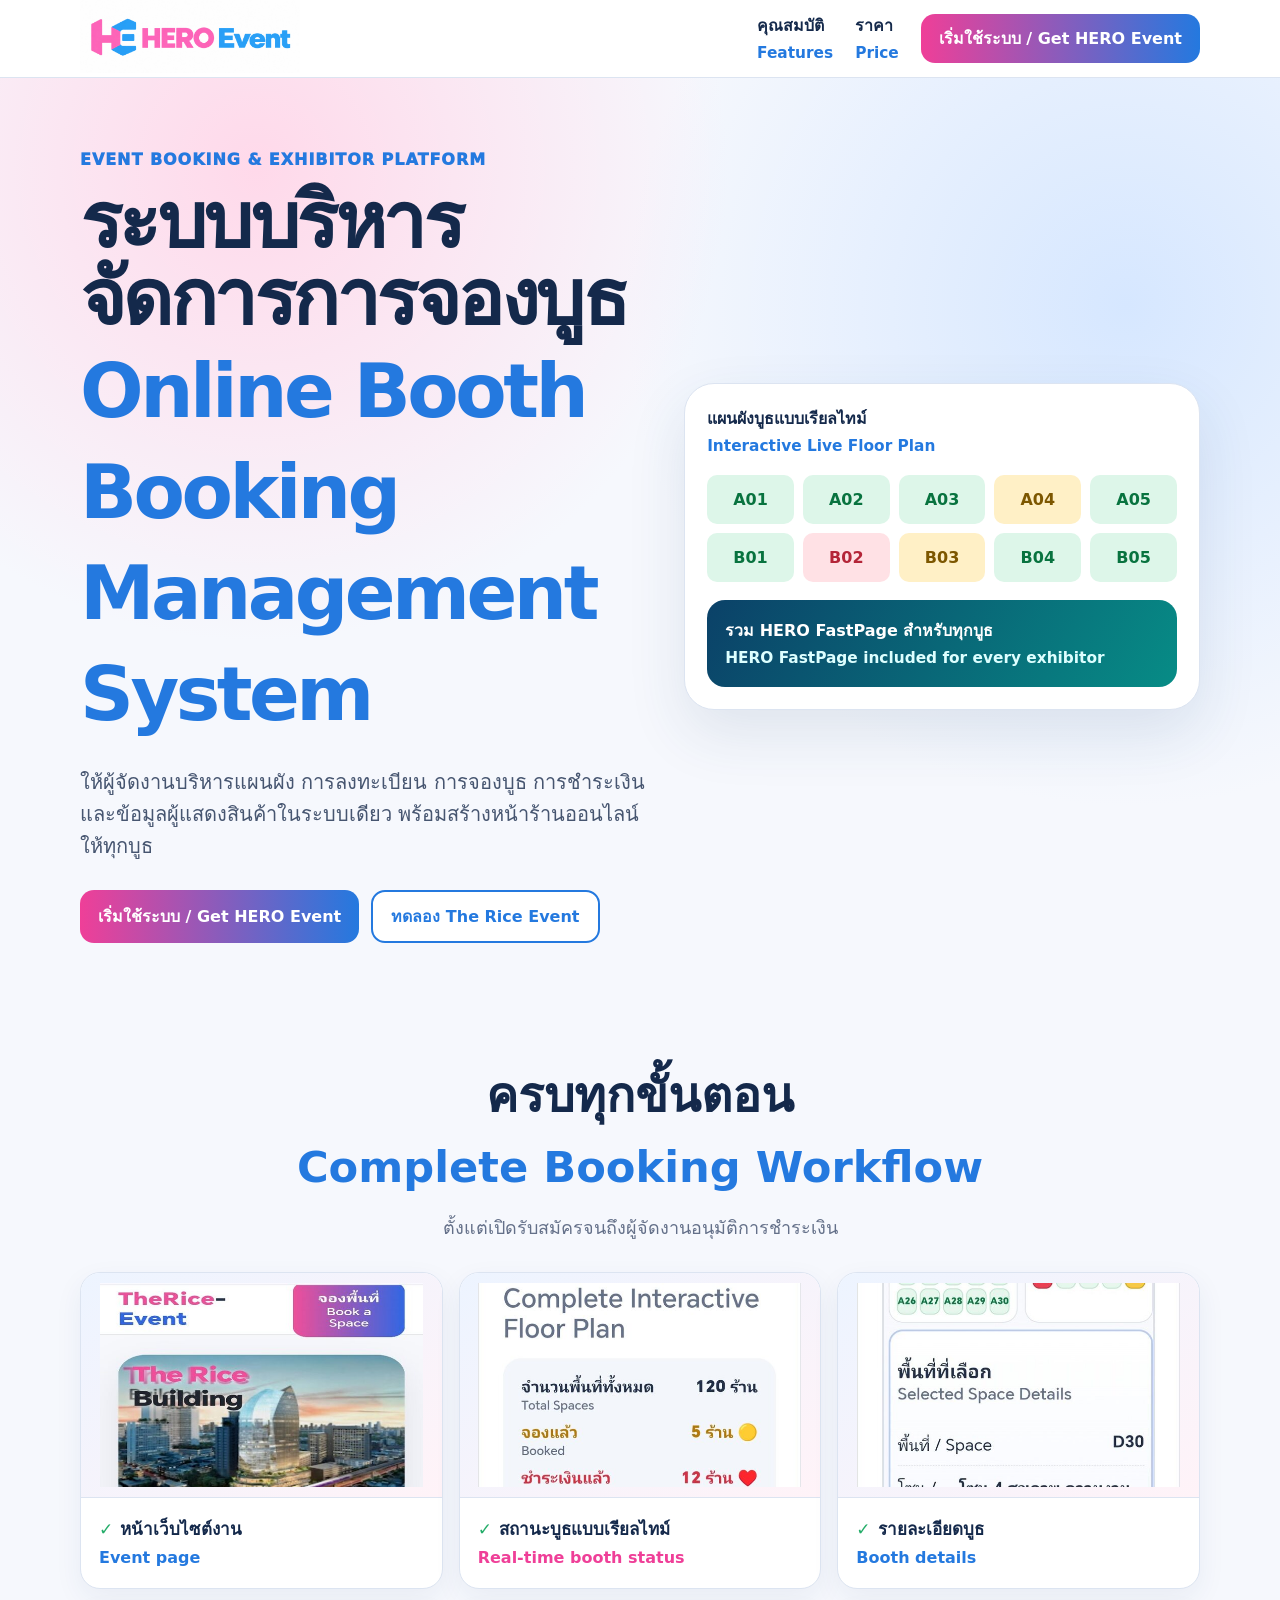
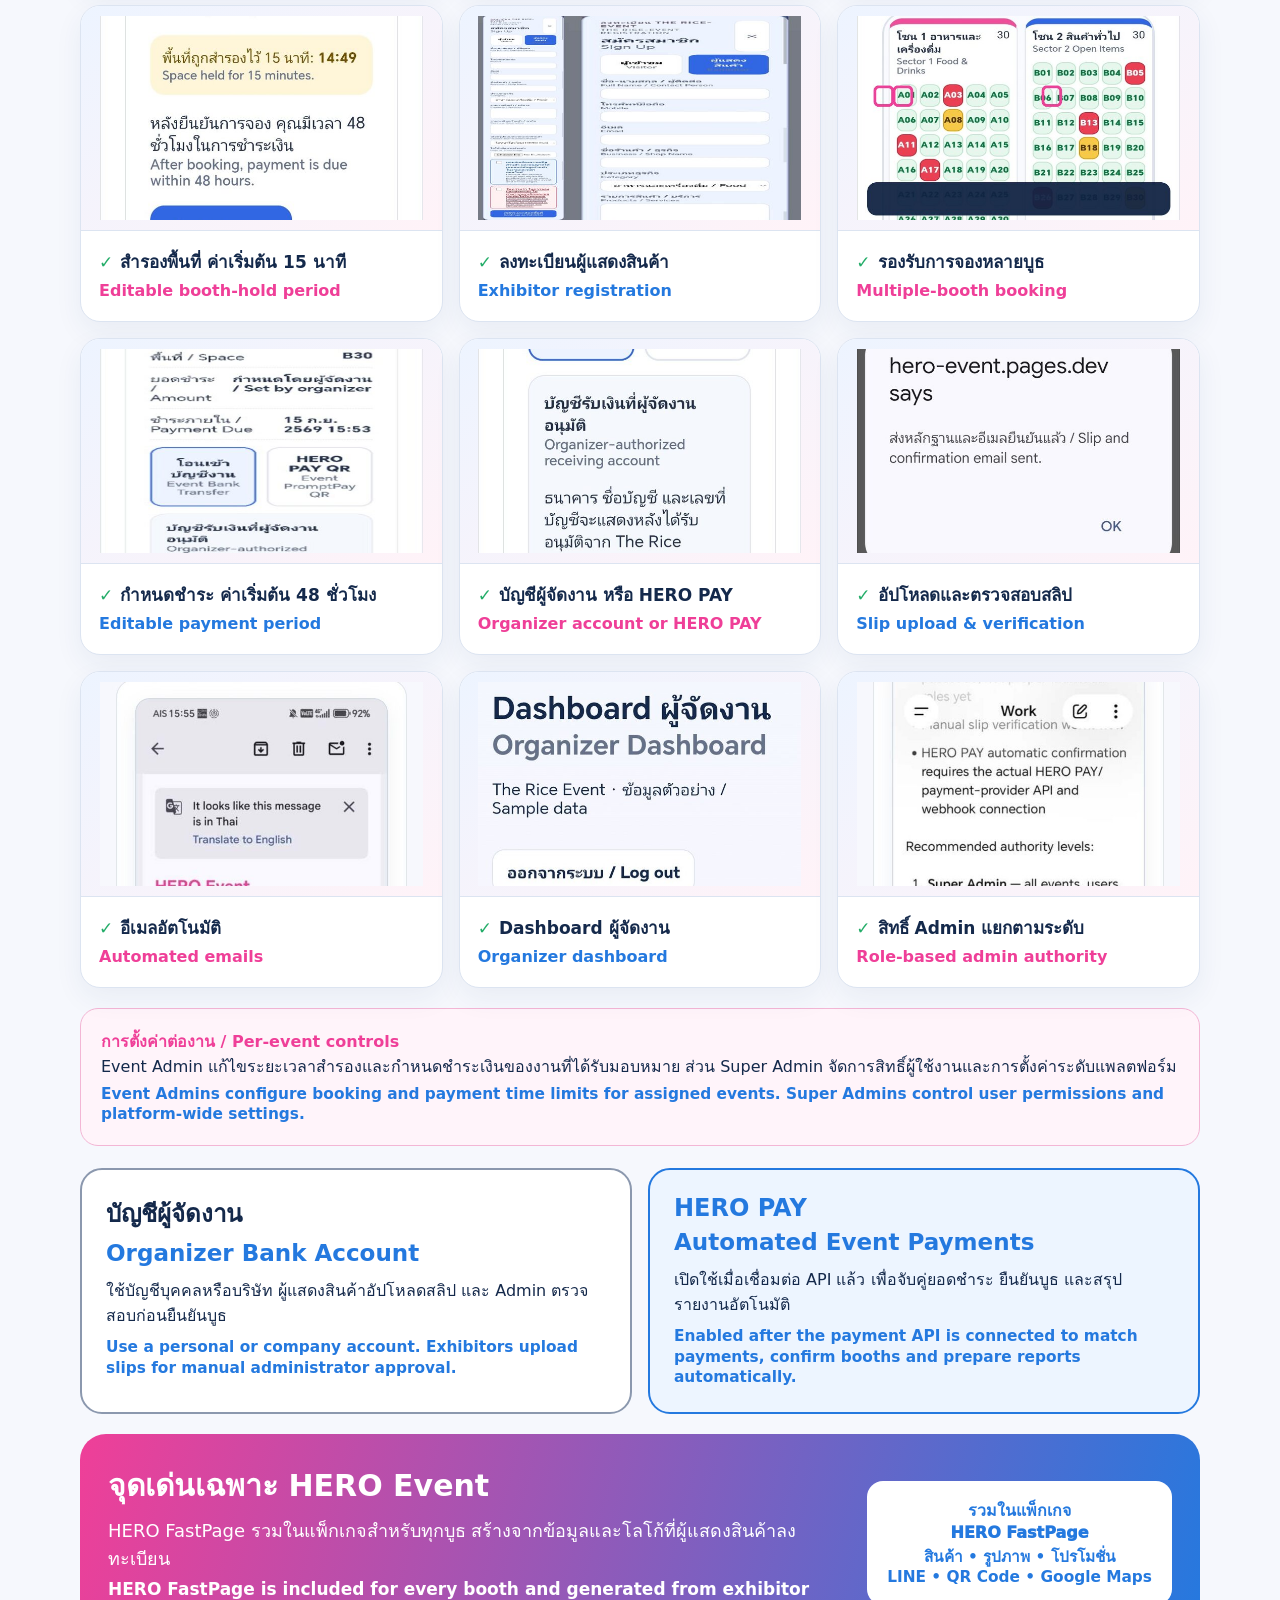
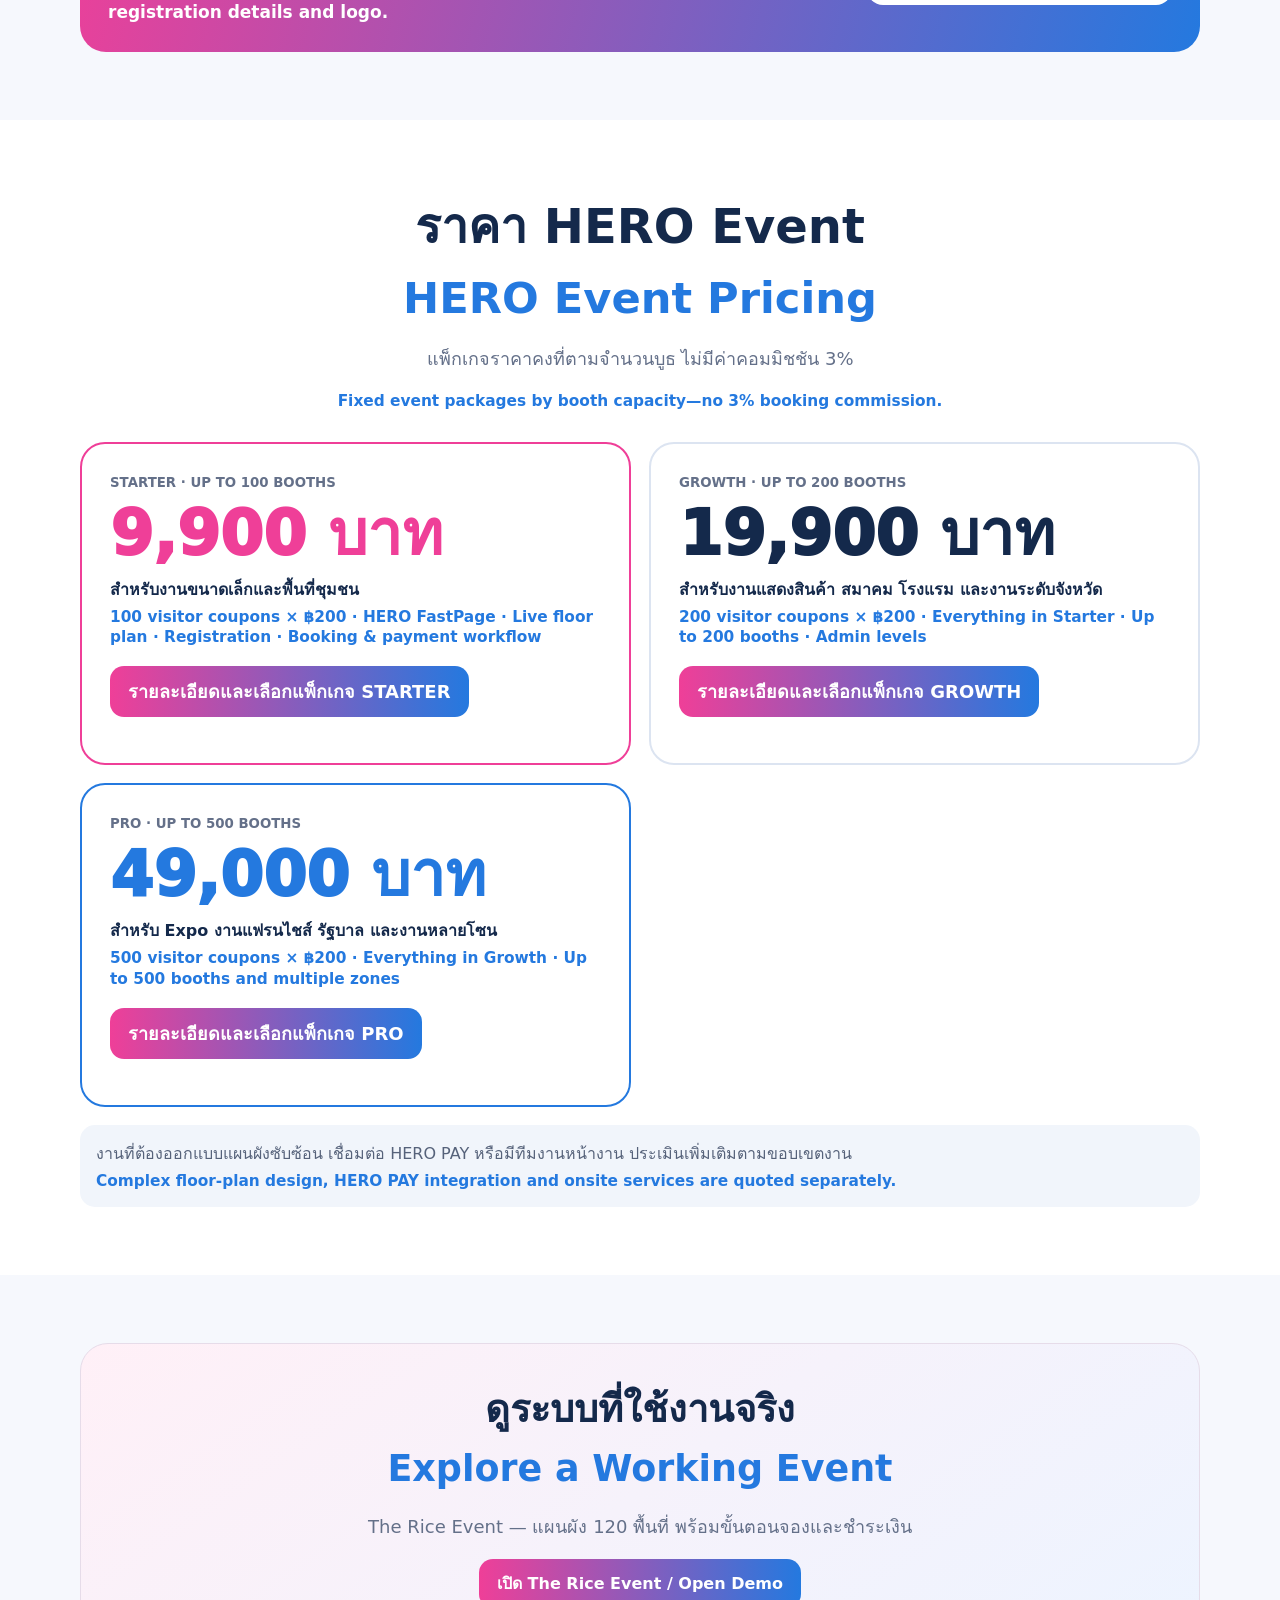
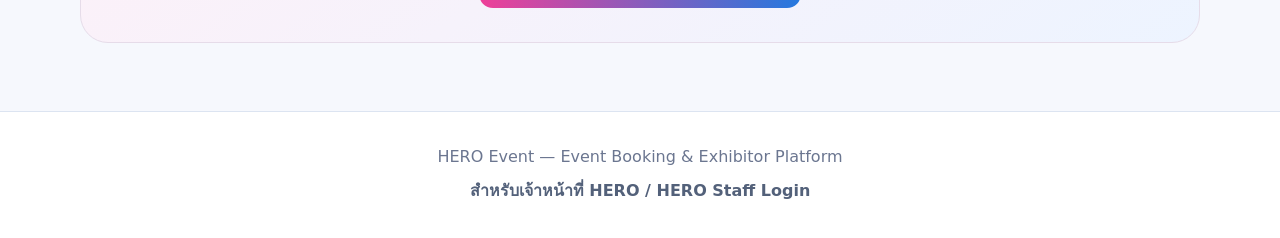
<file: index.html>
<!doctype html>
<html lang="th">
<head>
  <meta charset="utf-8"><meta name="viewport" content="width=device-width,initial-scale=1">
  <title>HERO Event | ระบบจองพื้นที่จัดงาน</title>
  <meta name="description" content="ระบบจองพื้นที่จัดงาน แผนผังบูธแบบเรียลไทม์ การชำระเงิน และหน้าร้านออนไลน์สำหรับผู้แสดงสินค้า">
  <style>
    :root{--pink:#ef3f98;--blue:#2479df;--navy:#14294b;--muted:#647089;--line:#dce4f1;--bg:#f6f8fd;--green:#24ad69}*{box-sizing:border-box}html{scroll-behavior:smooth}body{margin:0;font-family:Inter,"Noto Sans Thai",system-ui,sans-serif;background:var(--bg);color:var(--navy)}a{text-decoration:none;color:inherit}.wrap{width:min(1120px,calc(100% - 32px));margin:auto}.en{display:block;color:var(--blue);font-size:.96em;font-weight:650;line-height:1.35;margin-top:5px}
    header{position:sticky;top:0;z-index:10;background:#ffffffed;border-bottom:1px solid var(--line);backdrop-filter:blur(12px)}nav{min-height:76px;display:flex;align-items:center;gap:20px}.logo{width:220px;max-width:42vw;height:auto}.links{margin-left:auto;display:flex;align-items:center;gap:22px;font-weight:850}.cta{display:inline-flex;justify-content:center;align-items:center;border-radius:14px;padding:12px 18px;background:linear-gradient(90deg,var(--pink),var(--blue));color:#fff;font-weight:900}
    .hero{padding:72px 0 46px;background:radial-gradient(circle at 20% 10%,#ffd9ea 0,transparent 36%),radial-gradient(circle at 88% 25%,#d6e7ff 0,transparent 38%)}.heroGrid{display:grid;grid-template-columns:1.05fr .95fr;gap:34px;align-items:center}.eyebrow{font-weight:950;color:var(--blue);letter-spacing:.06em}.hero h1{font-size:clamp(43px,7vw,78px);line-height:.98;margin:14px 0 20px;letter-spacing:-.045em}.hero p{font-size:20px;line-height:1.6;color:#465570;max-width:650px}.heroActions{display:flex;gap:12px;flex-wrap:wrap;margin-top:28px}.ghost{border:2px solid var(--blue);color:var(--blue);background:#fff}
    .visual{background:#fff;border:1px solid var(--line);border-radius:30px;padding:22px;box-shadow:0 24px 60px #27456b1c}.map{display:grid;grid-template-columns:repeat(5,1fr);gap:9px;margin:18px 0}.booth{padding:15px 3px;text-align:center;border-radius:10px;background:#ddf6e9;color:#08733f;font-weight:900}.booth:nth-child(4n){background:#fff0c6;color:#7d5700}.booth:nth-child(7n){background:#ffe1e5;color:#b42538}.shopCard{border-radius:18px;padding:18px;color:#fff;background:linear-gradient(120deg,#0b4168,#078c86)}
    section{padding:68px 0}.head{text-align:center;max-width:760px;margin:0 auto 30px}.head h2{font-size:clamp(32px,5vw,48px);margin:0 0 10px}.head h2 .en{font-size:.9em}.head p{color:var(--muted);font-size:18px;line-height:1.55}.features{display:grid;grid-template-columns:repeat(3,1fr);gap:16px;align-items:stretch}.feature{display:flex;flex-direction:column;overflow:hidden;background:#fff;border:1px solid var(--line);border-radius:20px;font-size:17px;font-weight:850;box-shadow:0 10px 28px #26446b10}.feature img{display:block;width:100%;aspect-ratio:16/10;object-fit:contain;object-position:center;padding:10px;border-bottom:1px solid var(--line);background:linear-gradient(145deg,#edf4ff,#fff3f8)}.featureCopy{flex:1;padding:17px 18px 19px}.feature .en{color:var(--blue);font-size:16px;font-weight:700}.feature:nth-child(even) .en{color:var(--pink)}.feature strong{color:var(--green);margin-right:7px}.paymentGrid{display:grid;grid-template-columns:1fr 1fr;gap:16px;margin-top:22px}.paymentMode{background:#fff;border:2px solid var(--line);border-radius:22px;padding:24px}.paymentMode.manual{border-color:#8b98ae}.paymentMode.auto{border-color:var(--blue);background:#edf5ff}.paymentMode h3{font-size:24px;margin:0 0 10px}.paymentMode.auto h3{color:var(--blue)}.paymentMode p{line-height:1.55;margin:8px 0}.adminNote{margin-top:20px;padding:20px;border-radius:18px;background:#fff4fa;border:1px solid #f3b6d5}.adminNote b{color:var(--pink)}
    .fast{margin-top:20px;border-radius:26px;padding:28px;background:linear-gradient(105deg,var(--pink),var(--blue));color:#fff;display:grid;grid-template-columns:1fr auto;gap:22px;align-items:center}.fast h3{font-size:30px;margin:0 0 8px}.fast p{font-size:18px;line-height:1.55;margin:0}.fast .tag{background:#fff;color:var(--blue);padding:17px 20px;border-radius:16px;font-weight:950;text-align:center}
    #price{background:#fff}.prices{display:grid;grid-template-columns:1fr 1fr;gap:18px}.price{border:2px solid var(--line);border-radius:25px;padding:28px;background:#fff}.price:first-child{border-color:var(--pink)}.price:last-child{border-color:var(--blue)}.price small{font-weight:900;color:var(--muted)}.amount{font-size:clamp(42px,7vw,62px);font-weight:950;line-height:1;margin:12px 0}.price:first-child .amount{color:var(--pink)}.price:last-child .amount{color:var(--blue)}.price p{font-size:18px;line-height:1.5}.note{margin-top:18px;padding:16px;border-radius:15px;background:#f1f5fb;color:#56627a}.demo{text-align:center}.demoBox{border-radius:28px;padding:34px;background:linear-gradient(145deg,#fff0f7,#edf4ff);border:1px solid #e6dce9}.demoBox h2{font-size:38px;margin:0 0 10px}.demoBox p{color:var(--muted);font-size:18px}.footer{text-align:center;padding:35px 16px;color:#6b7690;border-top:1px solid var(--line);background:#fff}
    @media(max-width:760px){.links a:not(.cta){display:none}.logo{width:180px}.hero{padding-top:42px}.heroGrid,.prices,.fast,.paymentGrid{grid-template-columns:1fr}.features{grid-template-columns:1fr 1fr}.visual{padding:16px}.booth{padding:12px 2px}.fast .tag{text-align:left}}@media(max-width:480px){.features{grid-template-columns:1fr}.links{gap:8px}.cta{padding:10px 13px;font-size:14px}.hero p{font-size:18px}}
  </style>
</head>
<body>
  <header><nav class="wrap"><a href="#top"><img class="logo" src="/the-rice/hero-event-logo.jpg" alt="HERO Event"></a><div class="links"><a href="#features">คุณสมบัติ<span class="en">Features</span></a><a href="#price">ราคา<span class="en">Price</span></a><a class="cta" href="/start.html">เริ่มใช้ระบบ / Get HERO Event</a></div></nav></header>
  <main id="top">
    <div class="hero"><div class="wrap heroGrid"><div><div class="eyebrow">EVENT BOOKING & EXHIBITOR PLATFORM</div><h1>ระบบบริหารจัดการการจองบูธ<span class="en">Online Booth Booking Management System</span></h1><p>ให้ผู้จัดงานบริหารแผนผัง การลงทะเบียน การจองบูธ การชำระเงิน และข้อมูลผู้แสดงสินค้าในระบบเดียว พร้อมสร้างหน้าร้านออนไลน์ให้ทุกบูธ</p><div class="heroActions"><a class="cta" href="/start.html">เริ่มใช้ระบบ / Get HERO Event</a><a class="cta ghost" href="/the-rice/">ทดลอง The Rice Event</a></div></div><div class="visual"><b>แผนผังบูธแบบเรียลไทม์ <span class="en">Interactive Live Floor Plan</span></b><div class="map"><div class="booth">A01</div><div class="booth">A02</div><div class="booth">A03</div><div class="booth">A04</div><div class="booth">A05</div><div class="booth">B01</div><div class="booth">B02</div><div class="booth">B03</div><div class="booth">B04</div><div class="booth">B05</div></div><div class="shopCard"><b>รวม HERO FastPage สำหรับทุกบูธ</b><span class="en" style="color:#dff">HERO FastPage included for every exhibitor</span></div></div></div></div>
    <section id="features"><div class="wrap"><div class="head"><h2>ครบทุกขั้นตอน<span class="en">Complete Booking Workflow</span></h2><p>ตั้งแต่เปิดรับสมัครจนถึงผู้จัดงานอนุมัติการชำระเงิน</p></div><div class="features">
      <article class="feature"><img src="/feature-images/01-event-page.jpg" alt="The Rice Event page displayed on mobile"><div class="featureCopy"><strong>✓</strong>หน้าเว็บไซต์งาน<span class="en">Event page</span></div></article><article class="feature"><img src="/feature-images/02-live-floor-plan.jpg" alt="Actual available booked and paid booth status"><div class="featureCopy"><strong>✓</strong>สถานะบูธแบบเรียลไทม์<span class="en">Real-time booth status</span></div></article><article class="feature"><img src="/feature-images/03-live-status.jpg" alt="Actual selected booth details"><div class="featureCopy"><strong>✓</strong>รายละเอียดบูธ<span class="en">Booth details</span></div></article><article class="feature"><img src="/feature-images/04-booth-hold.jpg" alt="Actual 15 minute booth hold screen"><div class="featureCopy"><strong>✓</strong>สำรองพื้นที่ ค่าเริ่มต้น 15 นาที<span class="en">Editable booth-hold period</span></div></article><article class="feature"><img src="/feature-images/05-exhibitor-registration.jpg" alt="Actual exhibitor registration form"><div class="featureCopy"><strong>✓</strong>ลงทะเบียนผู้แสดงสินค้า<span class="en">Exhibitor registration</span></div></article><article class="feature"><img src="/feature-images/06-multiple-booths.jpg" alt="Actual multiple booth booking confirmation"><div class="featureCopy"><strong>✓</strong>รองรับการจองหลายบูธ<span class="en">Multiple-booth booking</span></div></article><article class="feature"><img src="/feature-images/07-payment-period.jpg" alt="Actual booking payment period screen"><div class="featureCopy"><strong>✓</strong>กำหนดชำระ ค่าเริ่มต้น 48 ชั่วโมง<span class="en">Editable payment period</span></div></article><article class="feature"><img src="/feature-images/08-payment-account.jpg" alt="Actual organizer bank account payment option"><div class="featureCopy"><strong>✓</strong>บัญชีผู้จัดงาน หรือ HERO PAY<span class="en">Organizer account or HERO PAY</span></div></article><article class="feature"><img src="/feature-images/09-slip-upload.jpg" alt="Actual payment slip upload and confirmation"><div class="featureCopy"><strong>✓</strong>อัปโหลดและตรวจสอบสลิป<span class="en">Slip upload & verification</span></div></article><article class="feature"><img src="/feature-images/10-automated-email.jpg" alt="Actual HERO Event automated email"><div class="featureCopy"><strong>✓</strong>อีเมลอัตโนมัติ<span class="en">Automated emails</span></div></article><article class="feature"><img src="/feature-images/11-organizer-dashboard.jpg" alt="Actual organizer dashboard"><div class="featureCopy"><strong>✓</strong>Dashboard ผู้จัดงาน<span class="en">Organizer dashboard</span></div></article><article class="feature"><img src="/feature-images/12-admin-roles.jpg" alt="Actual role based admin authority screen"><div class="featureCopy"><strong>✓</strong>สิทธิ์ Admin แยกตามระดับ<span class="en">Role-based admin authority</span></div></article>
    </div><div class="adminNote"><b>การตั้งค่าต่องาน / Per-event controls</b><br>Event Admin แก้ไขระยะเวลาสำรองและกำหนดชำระเงินของงานที่ได้รับมอบหมาย ส่วน Super Admin จัดการสิทธิ์ผู้ใช้งานและการตั้งค่าระดับแพลตฟอร์ม<span class="en">Event Admins configure booking and payment time limits for assigned events. Super Admins control user permissions and platform-wide settings.</span></div><div class="paymentGrid"><article class="paymentMode manual"><h3>บัญชีผู้จัดงาน<span class="en">Organizer Bank Account</span></h3><p>ใช้บัญชีบุคคลหรือบริษัท ผู้แสดงสินค้าอัปโหลดสลิป และ Admin ตรวจสอบก่อนยืนยันบูธ</p><span class="en">Use a personal or company account. Exhibitors upload slips for manual administrator approval.</span></article><article class="paymentMode auto"><h3>HERO PAY<span class="en">Automated Event Payments</span></h3><p>เปิดใช้เมื่อเชื่อมต่อ API แล้ว เพื่อจับคู่ยอดชำระ ยืนยันบูธ และสรุปรายงานอัตโนมัติ</p><span class="en">Enabled after the payment API is connected to match payments, confirm booths and prepare reports automatically.</span></article></div><div class="fast"><div><h3>จุดเด่นเฉพาะ HERO Event</h3><p>HERO FastPage รวมในแพ็กเกจสำหรับทุกบูธ สร้างจากข้อมูลและโลโก้ที่ผู้แสดงสินค้าลงทะเบียน</p><span class="en" style="color:#fff;font-size:17px">HERO FastPage is included for every booth and generated from exhibitor registration details and logo.</span></div><div class="tag">รวมในแพ็กเกจ<br>HERO FastPage<span class="en">สินค้า • รูปภาพ • โปรโมชั่น<br>LINE • QR Code • Google Maps</span></div></div></div></section>
    <section id="price"><div class="wrap"><div class="head"><h2>ราคา HERO Event<span class="en">HERO Event Pricing</span></h2><p>แพ็กเกจราคาคงที่ตามจำนวนบูธ ไม่มีค่าคอมมิชชัน 3%</p><span class="en">Fixed event packages by booth capacity—no 3% booking commission.</span></div><div class="prices"><article class="price"><small>STARTER · UP TO 100 BOOTHS</small><div class="amount">9,900 บาท</div><b>สำหรับงานขนาดเล็กและพื้นที่ชุมชน</b><span class="en">100 visitor coupons × ฿200 · HERO FastPage · Live floor plan · Registration · Booking & payment workflow</span><p><a class="cta" href="/start.html?package=starter">รายละเอียดและเลือกแพ็กเกจ STARTER</a></p></article><article class="price"><small>GROWTH · UP TO 200 BOOTHS</small><div class="amount">19,900 บาท</div><b>สำหรับงานแสดงสินค้า สมาคม โรงแรม และงานระดับจังหวัด</b><span class="en">200 visitor coupons × ฿200 · Everything in Starter · Up to 200 booths · Admin levels</span><p><a class="cta" href="/start.html?package=growth">รายละเอียดและเลือกแพ็กเกจ GROWTH</a></p></article><article class="price"><small>PRO · UP TO 500 BOOTHS</small><div class="amount">49,000 บาท</div><b>สำหรับ Expo งานแฟรนไชส์ รัฐบาล และงานหลายโซน</b><span class="en">500 visitor coupons × ฿200 · Everything in Growth · Up to 500 booths and multiple zones</span><p><a class="cta" href="/start.html?package=pro">รายละเอียดและเลือกแพ็กเกจ PRO</a></p></article></div><div class="note">งานที่ต้องออกแบบแผนผังซับซ้อน เชื่อมต่อ HERO PAY หรือมีทีมงานหน้างาน ประเมินเพิ่มเติมตามขอบเขตงาน <span class="en">Complex floor-plan design, HERO PAY integration and onsite services are quoted separately.</span></div></div></section>
    <section class="demo"><div class="wrap demoBox"><h2>ดูระบบที่ใช้งานจริง<span class="en">Explore a Working Event</span></h2><p>The Rice Event — แผนผัง 120 พื้นที่ พร้อมขั้นตอนจองและชำระเงิน</p><a class="cta" href="/the-rice/">เปิด The Rice Event / Open Demo</a></div></section>
  </main><footer class="footer">HERO Event — Event Booking & Exhibitor Platform<br><a href="/the-rice/internal" style="display:inline-block;margin-top:12px;font-weight:800;color:#53617a">สำหรับเจ้าหน้าที่ HERO / HERO Staff Login</a></footer>
</body></html>
</file>
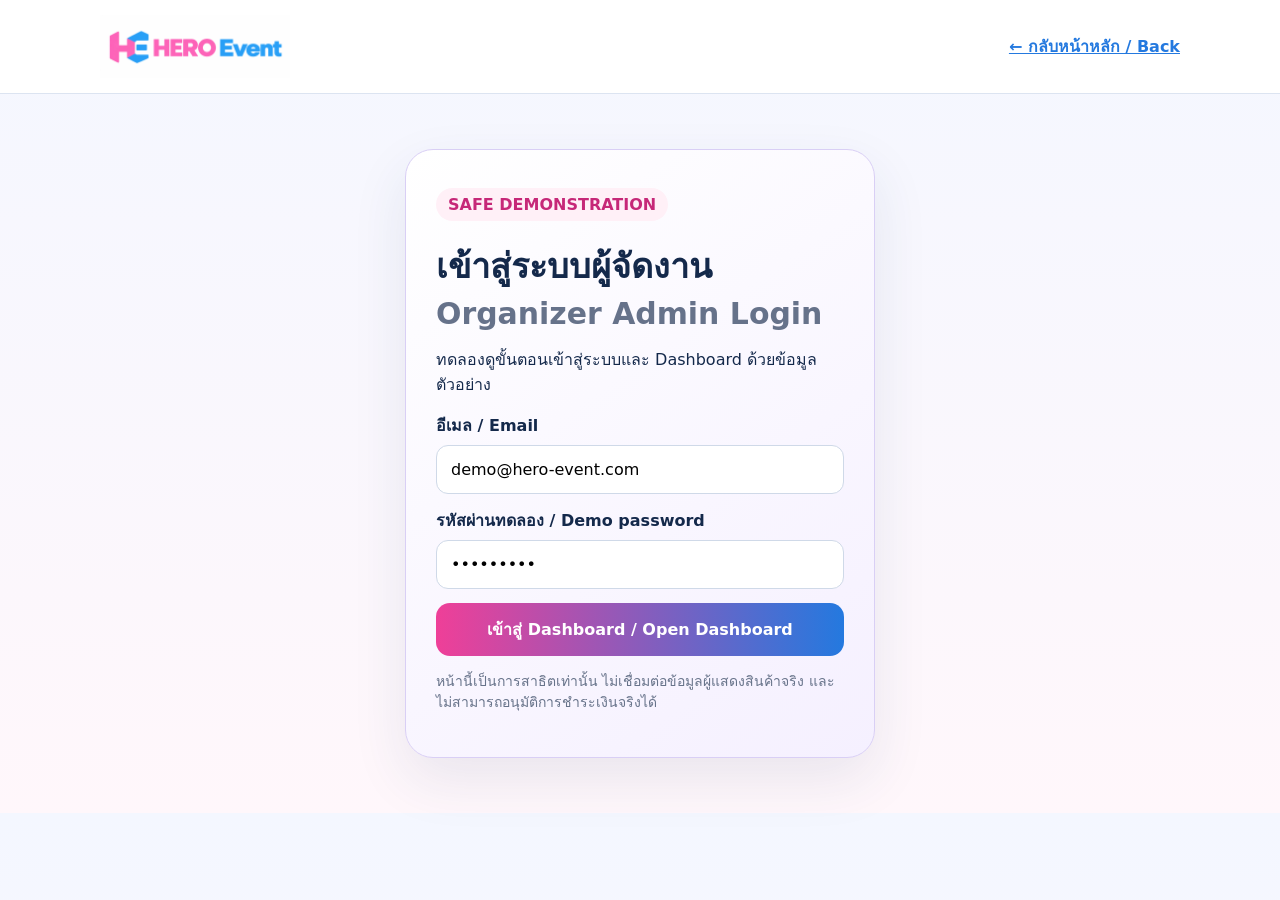
<file: admin-demo/index.html>
<!doctype html>
<html lang="th">
<head>
<meta charset="utf-8"><meta name="viewport" content="width=device-width,initial-scale=1">
<title>HERO Event Admin Demo</title>
<style>
:root{--pink:#ef3f98;--blue:#2479df;--navy:#14294b;--green:#20ad69;--amber:#f4b52f;--red:#e84b5f;--purple:#7658dc;--teal:#0b9eaa;--line:#dce4f1;--bg:#f5f7fc}
*{box-sizing:border-box}body{margin:0;font-family:Inter,"Noto Sans Thai",system-ui,sans-serif;background:linear-gradient(180deg,#f4f7ff,#fff7fb);color:var(--navy)}button,input{font:inherit}.wrap{width:min(1080px,calc(100% - 28px));margin:auto}.en{display:block;color:#66728a;font-size:.88em;margin-top:3px}header{background:#fff;border-bottom:1px solid var(--line);padding:15px 0}.bar{display:flex;align-items:center;justify-content:space-between;gap:15px}.logo{width:190px}.back{color:var(--blue);font-weight:850}.login{width:min(470px,calc(100% - 28px));margin:55px auto;background:linear-gradient(145deg,#fff,#f5f0ff);border:1px solid #d9cff5;border-radius:28px;padding:30px;box-shadow:0 22px 55px #233c6818}.login h1{margin:0 0 8px;font-size:34px}.demoTag{display:inline-block;background:#fff0f7;color:#c62878;border-radius:999px;padding:7px 12px;font-weight:850;margin:8px 0 18px}.field{margin:14px 0}.field label{display:block;font-weight:800;margin-bottom:7px}.field input{width:100%;padding:14px;border:1.5px solid #cfd9e8;border-radius:12px}.btn{border:0;border-radius:14px;padding:14px 18px;background:linear-gradient(90deg,var(--pink),var(--blue));color:white;font-weight:900;cursor:pointer;width:100%}.note{font-size:14px;line-height:1.5;color:#67738a;margin-top:15px}.dash{display:none;padding:30px 0 60px}.dash.active{display:block}.top{display:flex;justify-content:space-between;align-items:end;gap:15px;flex-wrap:wrap}.top h1{margin:0;font-size:38px}.logout{border:1px solid var(--line);background:#fff;border-radius:12px;padding:10px 14px;color:var(--navy);font-weight:800}.stats{display:grid;grid-template-columns:repeat(4,1fr);gap:12px;margin:24px 0}.stat{position:relative;overflow:hidden;border-radius:20px;padding:19px;border:1px solid transparent;box-shadow:0 10px 24px #233c6810}.stat:before{content:"";position:absolute;inset:0 0 auto 0;height:5px}.stat b{font-size:31px;display:block}.stat.total{background:#eef5ff;border-color:#bcd7ff}.stat.total:before{background:var(--blue)}.stat.available{background:#eafff4;border-color:#b5eed2}.stat.available:before{background:var(--green)}.stat.awaiting{background:#fff8dc;border-color:#f3dd83}.stat.awaiting:before{background:var(--amber)}.stat.paidTotal{background:#fff0f7;border-color:#f6bedb}.stat.paidTotal:before{background:var(--pink)}.green{color:var(--green)}.amber{color:#a96e00}.red{color:#d62e75}.blue{color:var(--blue)}.grid{display:grid;grid-template-columns:1.4fr .9fr;gap:16px}.panel{border-radius:22px;padding:20px;box-shadow:0 12px 30px #233c6810}.bookings{background:linear-gradient(145deg,#ffffff,#f1f6ff);border:1px solid #cfe0fb}.adminPanel{background:linear-gradient(145deg,#fff,#fff3f9);border:1px solid #f1c7df}.panel h2{margin:0 0 14px}.row{display:grid;grid-template-columns:1fr auto;gap:12px;padding:13px 12px;margin:8px 0;border-radius:13px;background:#fff;border:1px solid #e5ebf5}.status{padding:6px 9px;border-radius:999px;font-size:13px;font-weight:850;background:#fff0c8;color:#7e5a00}.status.paid{background:#dff7e9;color:#087441}.action{display:grid;gap:10px}.action button{border-radius:14px;padding:13px;text-align:left;font-weight:850;transition:.2s;box-shadow:0 5px 14px #233c680d}.action button:hover{transform:translateY(-1px)}.action button:nth-child(1){background:#fff3f8;border:1.5px solid var(--pink);color:#be246d}.action button:nth-child(2){background:#edf5ff;border:1.5px solid var(--blue);color:#1767ba}.action button:nth-child(3){background:#effcfb;border:1.5px solid var(--teal);color:#087985}.action button:nth-child(4){background:#f4f0ff;border:1.5px solid var(--purple);color:#5c42ba}.action button .en{color:inherit;opacity:.78}.safe{margin-top:16px;background:linear-gradient(135deg,#14294b,#284a7d);border-radius:15px;padding:15px;color:#fff;line-height:1.45}.safe .en{color:#dbe9ff}@media(max-width:720px){.stats{grid-template-columns:1fr 1fr}.grid{grid-template-columns:1fr}.logo{width:160px}.top h1{font-size:30px}} 
</style>
</head>
<body>
<header><div class="wrap bar"><img class="logo" src="/the-rice/hero-event-logo.jpg" alt="HERO Event"><a class="back" href="/">← กลับหน้าหลัก / Back</a></div></header>
<section id="login" class="login">
<div class="demoTag">SAFE DEMONSTRATION</div>
<h1>เข้าสู่ระบบผู้จัดงาน<span class="en">Organizer Admin Login</span></h1>
<p>ทดลองดูขั้นตอนเข้าสู่ระบบและ Dashboard ด้วยข้อมูลตัวอย่าง</p>
<div class="field"><label>อีเมล / Email</label><input id="email" type="email" value="demo@hero-event.com" readonly></div>
<div class="field"><label>รหัสผ่านทดลอง / Demo password</label><input id="password" type="password" value="HERO-DEMO" readonly></div>
<button class="btn" id="loginBtn">เข้าสู่ Dashboard / Open Dashboard</button>
<p class="note">หน้านี้เป็นการสาธิตเท่านั้น ไม่เชื่อมต่อข้อมูลผู้แสดงสินค้าจริง และไม่สามารถอนุมัติการชำระเงินจริงได้</p>
</section>
<main id="dashboard" class="dash"><div class="wrap">
<div class="top"><div><span class="demoTag">DEMO MODE</span><h1>Dashboard ผู้จัดงาน<span class="en">Organizer Dashboard</span></h1><p>The Rice Event · ข้อมูลตัวอย่าง / Sample data</p></div><button class="logout" id="logoutBtn">ออกจากระบบ / Log out</button></div>
<div class="stats"><div class="stat total"><span>พื้นที่ทั้งหมด</span><b class="blue">120</b><span class="en">Total booths</span></div><div class="stat available"><span>ว่าง</span><b class="green">103</b><span class="en">Available</span></div><div class="stat awaiting"><span>รอชำระ</span><b class="amber">5</b><span class="en">Awaiting payment</span></div><div class="stat paidTotal"><span>ชำระแล้ว</span><b class="red">12</b><span class="en">Paid</span></div></div>
<div class="grid"><section class="panel bookings"><h2>รายการล่าสุด<span class="en">Recent bookings</span></h2>
<div class="row"><div><b>B30 · 990 Club</b><span class="en">RICE-B30-595495</span></div><span class="status">รอตรวจสลิป</span></div>
<div class="row"><div><b>A17 · Bangkok Creative</b><span class="en">RICE-A17-418220</span></div><span class="status paid">ชำระแล้ว</span></div>
<div class="row"><div><b>B26 · Green Market</b><span class="en">RICE-B26-302184</span></div><span class="status paid">ชำระแล้ว</span></div>
<div class="row"><div><b>A08 · Local Makers</b><span class="en">RICE-A08-199873</span></div><span class="status">รอชำระ</span></div>
</section><section class="panel adminPanel"><h2>งานที่ทำได้<span class="en">Admin actions</span></h2><div class="action">
<button>ตรวจสอบหลักฐานการชำระเงิน<br><span class="en">Review payment slips</span></button>
<button>จัดการบูธและผู้แสดงสินค้า<br><span class="en">Manage booths and exhibitors</span></button>
<button>ส่งคำเชิญและลิงก์ชำระเงิน<br><span class="en">Send invitations and payment links</span></button>
<button>ดาวน์โหลดรายงาน<br><span class="en">Download reports</span></button>
</div><div class="safe"><b>สิทธิ์ตามระดับผู้ดูแล</b><span class="en">Actions shown to each administrator depend on their assigned role.</span></div></section></div>
</div></main>
<script>
const login=document.getElementById('login'),dash=document.getElementById('dashboard');
document.getElementById('loginBtn').onclick=()=>{login.style.display='none';dash.classList.add('active');scrollTo(0,0)};
document.getElementById('logoutBtn').onclick=()=>{dash.classList.remove('active');login.style.display='block';scrollTo(0,0)};
</script>
</body></html>
</file>
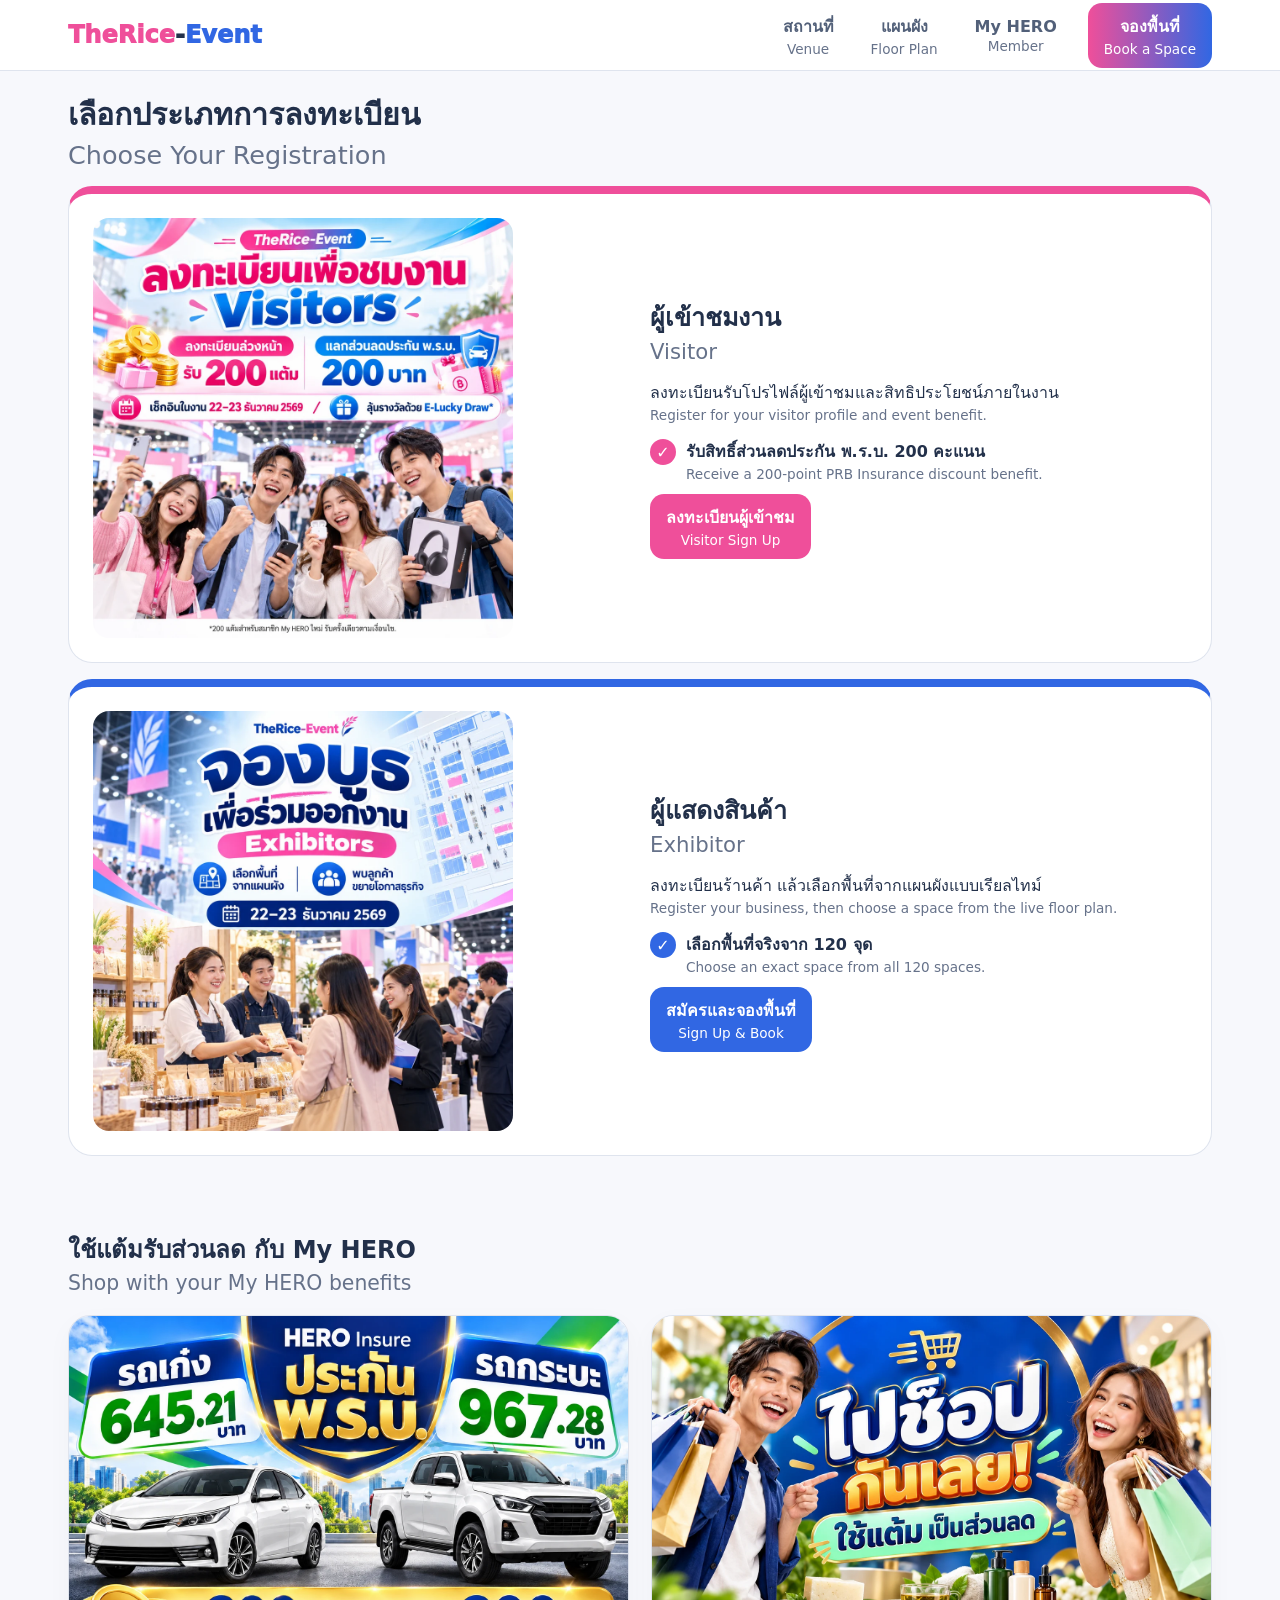
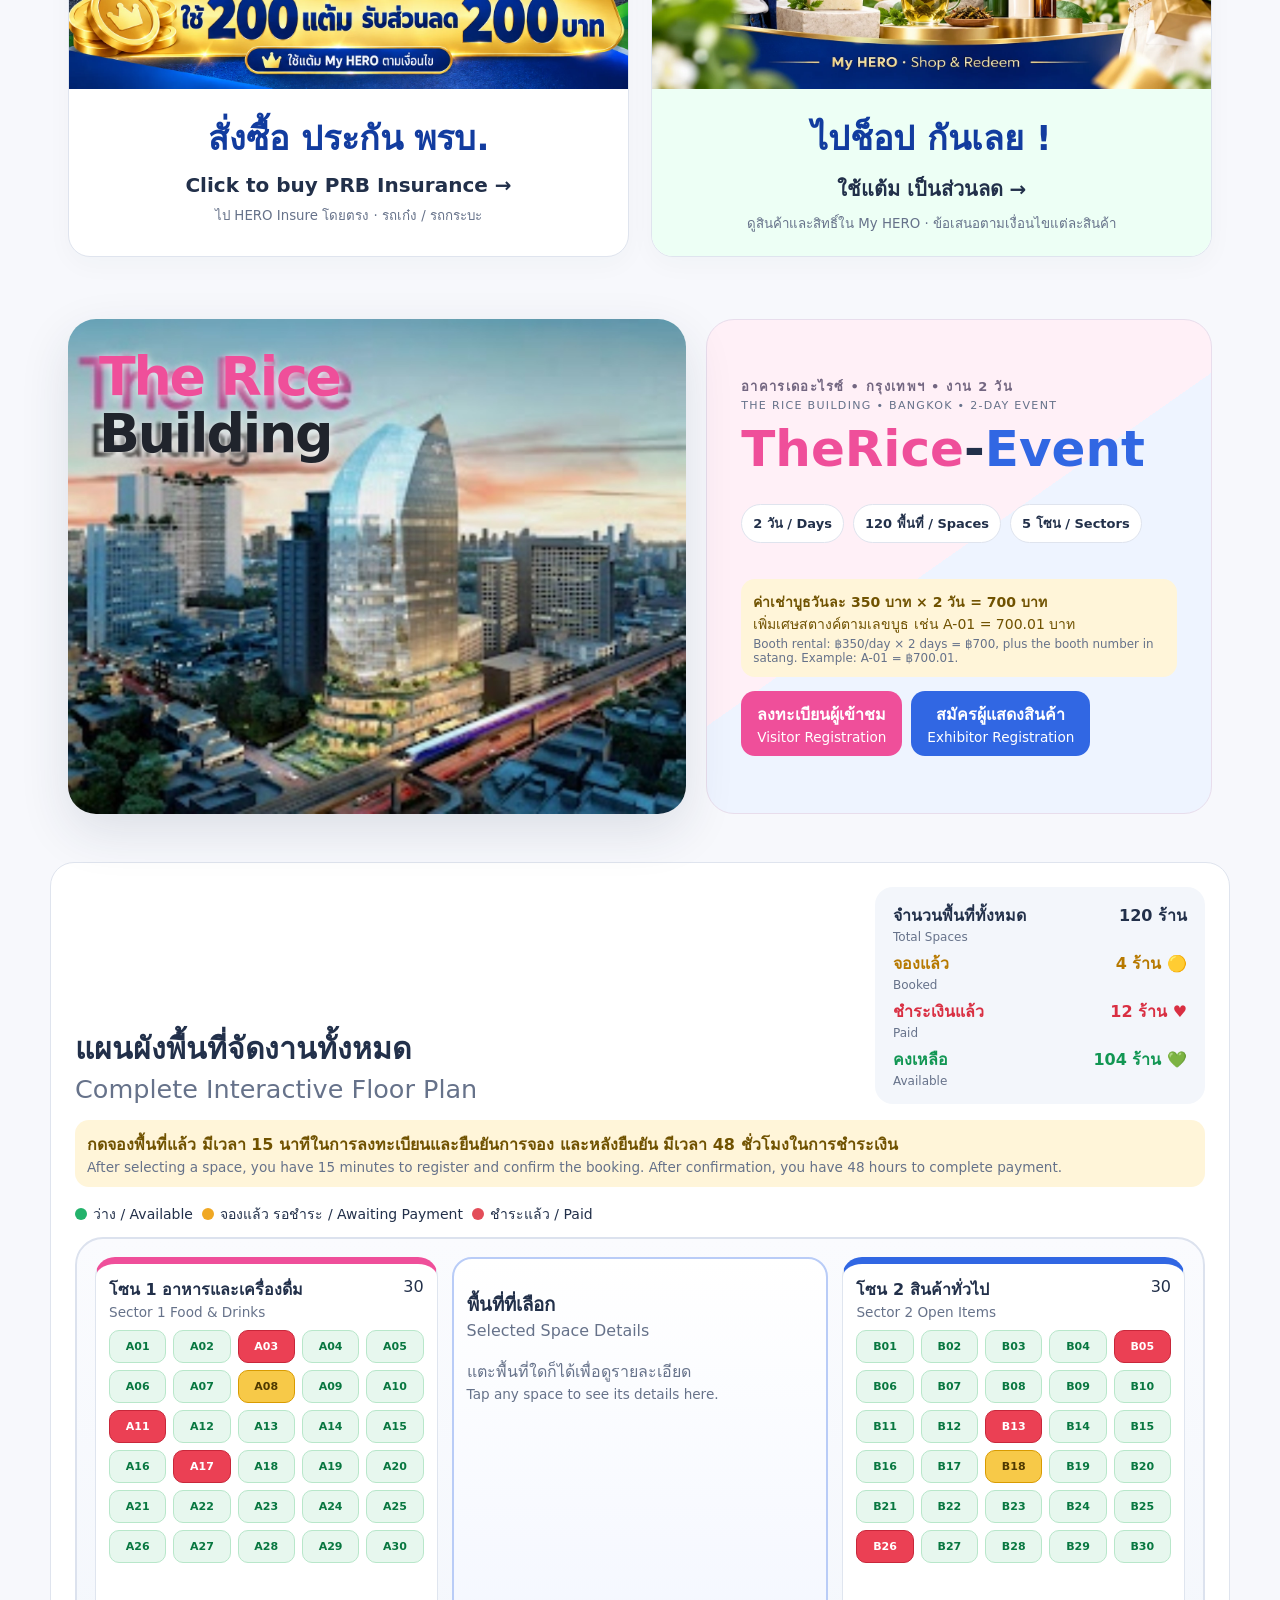
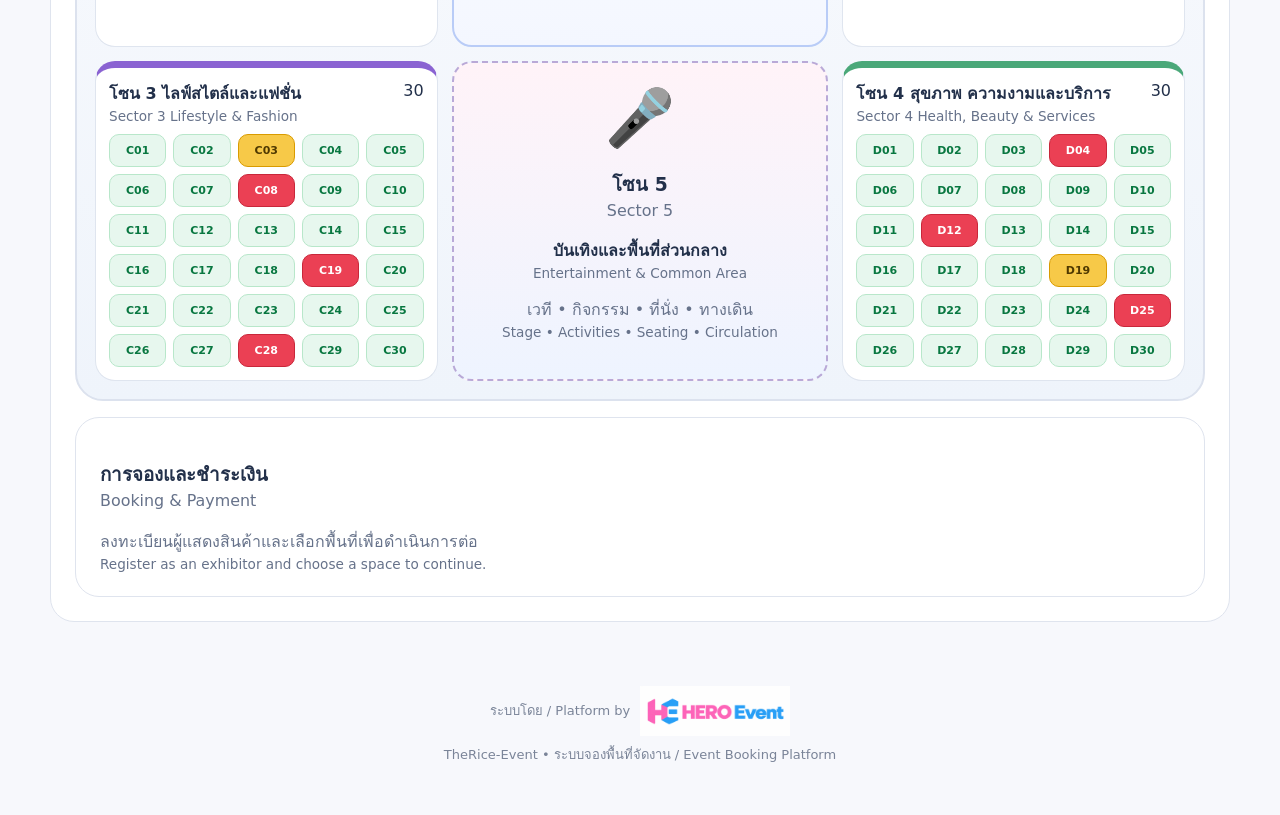
<file: the-rice/index.html>
<!doctype html><!-- HERO Event flow UX v2 -->
<html lang="th">
  <head>
    <meta charset="utf-8" />
    <meta name="viewport" content="width=device-width,initial-scale=1" />
    <title>TheRice-Event | ระบบจองพื้นที่จัดงาน</title>
    <style>
      :root {
        --pink: #ef4f9a;
        --pink-soft: #fff0f7;
        --blue: #3167e3;
        --blue-soft: #eef4ff;
        --ink: #22304a;
        --muted: #66728a;
        --bg: #f7f8fc;
        --line: #dfe4ee;
        --green: #23b26b;
        --amber: #f0a824;
        --red: #e34d59;
      }
      * {
        box-sizing: border-box;
      }
      body {
        margin: 0;
        font-family: Inter, "Noto Sans Thai", system-ui, sans-serif;
        background: var(--bg);
        color: var(--ink);
      }
      button,
      input,
      select,
      textarea {
        font: inherit;
      }
      .wrap {
        max-width: 1180px;
        margin: auto;
        padding: 0 18px;
      }
      .top {
        position: sticky;
        top: 0;
        z-index: 30;
        background: #fffffff2;
        border-bottom: 1px solid var(--line);
      }
      .nav {
        height: 70px;
        display: flex;
        align-items: center;
        gap: 15px;
      }
      .brand {
        font-weight: 950;
        font-size: 24px;
      }
      .p {
        color: var(--pink);
      }
      .b {
        color: var(--blue);
      }
      .navlinks {
        margin-left: auto;
        display: flex;
        gap: 5px;
      }
      .nav button,
      .btn {
        border: 0;
        border-radius: 14px;
        padding: 11px 16px;
        font-weight: 850;
        cursor: pointer;
      }
      .nav button {
        background: transparent;
        color: #526079;
      }
      .btn.grad {
        background: linear-gradient(90deg, var(--pink), var(--blue));
        color: white;
      }
      .btn.pink {
        background: var(--pink);
        color: white;
      }
      .btn.blue {
        background: var(--blue);
        color: white;
      }
      .btn.ghost {
        background: #fff;
        border: 1px solid var(--line);
        color: #45516a;
      }
      .hero {
        padding: 28px 0;
      }
      .heroGrid {
        display: grid;
        grid-template-columns: 1.1fr 0.9fr;
        gap: 20px;
      }
      .photoCard {
        position: relative;
        align-self: start;
        aspect-ratio: 1536 / 1229;
        border-radius: 28px;
        overflow: hidden;
        background: #fff;
        box-shadow: 0 18px 50px #22304a1f;
        line-height: 0;
      }
      .photoCard img {
        position: absolute;
        inset: 0;
        width: 100%;
        height: 100%;
        object-fit: cover;
        display: block;
      }
      .buildingTitle {
        position: absolute;
        z-index: 2;
        top: 7%;
        left: 5%;
        line-height: 0.9;
        font-size: clamp(30px, 4.2vw, 58px);
        font-weight: 850;
        letter-spacing: -0.04em;
        text-shadow: 0 2px 10px rgba(255, 255, 255, 0.9);
      }
      .buildingTitle .rice {
        color: var(--pink);
      }
      .buildingTitle .building {
        display: block;
        margin-top: 8px;
        color: #20242c;
      }
      .eventCard {
        border-radius: 28px;
        padding: 34px;
        background: linear-gradient(
          145deg,
          var(--pink-soft) 0 48%,
          var(--blue-soft) 48%
        );
        border: 1px solid #e8ddec;
        display: flex;
        flex-direction: column;
        justify-content: center;
      }
      .kicker {
        font-size: 13px;
        letter-spacing: 0.1em;
        color: #736681;
        font-weight: 900;
      }
      .eventCard h1 {
        font-size: 50px;
        line-height: 0.94;
        margin: 14px 0;
      }
      .lead {
        font-size: 18px;
        line-height: 1.55;
        color: #4e5b73;
      }
      .en {
        display: block;
        font-size: 0.85em;
        color: var(--muted);
        font-weight: 500;
        margin-top: 2px;
      }
      .chips,
      .heroBtns,
      .legend {
        display: flex;
        gap: 9px;
        flex-wrap: wrap;
      }
      .chips {
        margin: 17px 0 22px;
      }
      .chip {
        background: #fff;
        border: 1px solid var(--line);
        padding: 8px 11px;
        border-radius: 999px;
        font-size: 13px;
        font-weight: 800;
      }
      .section {
        padding: 20px 0 34px;
      }
      .sectionHead {
        display: flex;
        align-items: end;
        justify-content: space-between;
        gap: 14px;
        margin-bottom: 16px;
      }
      .sectionHead h2 {
        font-size: 30px;
        margin: 0;
      }
      .muted {
        color: var(--muted);
      }
      .roleGrid,
      .bookingGrid {
        display: grid;
        grid-template-columns: 1fr 1fr;
        gap: 16px;
      }
      .bookingGrid {
        grid-template-columns: 1fr;
        margin-top: 16px;
      }
      .role,
      .panel {
        background: #fff;
        border: 1px solid var(--line);
        border-radius: 24px;
        padding: 24px;
      }
      .role.visitor {
        border-top: 8px solid var(--pink);
      }
      .role.exhibitor {
        border-top: 8px solid var(--blue);
      }
      .role h3 {
        font-size: 25px;
        margin: 0 0 8px;
      }
      .benefit {
        display: flex;
        gap: 10px;
        margin: 12px 0;
      }
      .dot {
        width: 26px;
        height: 26px;
        border-radius: 50%;
        display: grid;
        place-items: center;
        color: white;
        font-weight: 900;
        flex: 0 0 26px;
      }
      .visitor .dot {
        background: var(--pink);
      }
      .exhibitor .dot {
        background: var(--blue);
      }
      .stat {
        padding: 11px 14px;
        border-radius: 14px;
        background: #f3f6fb;
        font-weight: 850;
      }
      .liveReport {
        min-width: min(100%, 330px);
        display: grid;
        gap: 7px;
        padding: 16px 18px;
        border-radius: 18px;
        background: #f3f6fb;
      }
      .liveReport .reportRow {
        display: flex;
        justify-content: space-between;
        gap: 18px;
        font-weight: 850;
      }
      .liveReport .reportRow span:last-child {
        white-space: nowrap;
      }
      .liveReport .bookedCount {
        color: #b77900;
      }
      .liveReport .paidCount {
        color: #d92f42;
      }
      .liveReport .availableCount {
        color: #119653;
      }
      .liveReport .en {
        font-size: 12px;
      }
      .legend {
        margin: 12px 0;
      }
      .lg {
        display: flex;
        align-items: center;
        gap: 6px;
        font-size: 14px;
      }
      .ball {
        width: 12px;
        height: 12px;
        border-radius: 50%;
      }
      .floorShell {
        background: linear-gradient(#fafbfe, #eff4fb);
        border: 2px solid #dce2ee;
        border-radius: 28px;
        padding: 18px;
        overflow: auto;
      }
      .floorTitle {
        text-align: center;
        margin-bottom: 14px;
      }
      .floor {
        display: grid;
        grid-template-columns: 1fr 1.1fr 1fr;
        grid-template-areas:
          "s1 selected s2"
          "s3 s5 s4";
        gap: 14px;
      }
      .sector {
        background: #fff;
        border: 1px solid #dfe5ef;
        border-radius: 20px;
        padding: 13px;
      }
      .s1 {
        grid-area: s1;
        border-top: 7px solid var(--pink);
      }
      .s2 {
        grid-area: s2;
        border-top: 7px solid var(--blue);
      }
      .s3 {
        grid-area: s3;
        border-top: 7px solid #8a63d2;
      }
      .s4 {
        grid-area: s4;
        border-top: 7px solid #4aa879;
      }
      .s5 {
        grid-area: s5;
        background: linear-gradient(#fff3f8, #eef4ff);
        border: 2px dashed #b9a9d7;
        display: flex;
        flex-direction: column;
        align-items: center;
        justify-content: center;
        text-align: center;
        min-height: 180px;
      }
      .selectedHub {
        grid-area: selected;
        border: 2px solid #b9ccf7;
        background: linear-gradient(#ffffff, #f4f7ff);
        min-height: 390px;
      }
      .sectorHead {
        display: flex;
        justify-content: space-between;
        gap: 10px;
        margin-bottom: 10px;
      }
      .booths {
        display: grid;
        grid-template-columns: repeat(5, 1fr);
        gap: 7px;
      }
      .booth {
        border-radius: 10px;
        padding: 9px 2px;
        font-size: 11px;
        font-weight: 900;
        cursor: pointer;
      }
      .available {
        background: #e7f7ee;
        color: #087740;
        border: 1px solid #b8e7ca;
      }
      .hold {
        background: #f7c948;
        color: #4f3900;
        border: 1px solid #d99b00;
      }
      .booked {
        background: #eb4054;
        color: #fff;
        border: 1px solid #c8273a;
      }
      .selected {
        outline: 3px solid #24344e;
      }
      .stageIcon {
        font-size: 56px;
      }
      .row {
        display: flex;
        justify-content: space-between;
        gap: 12px;
        padding: 10px 0;
        border-bottom: 1px dashed var(--line);
      }
      .notice {
        padding: 12px;
        border-radius: 14px;
        background: #fff5d9;
        color: #705200;
        font-size: 14px;
      }
      .success {
        background: #eaf9f0;
        color: #0c7542;
      }
      .profile {
        display: none;
      }
      .profile.open {
        display: block;
      }
      .profileLogo {
        width: 76px;
        height: 76px;
        border-radius: 18px;
        background: linear-gradient(135deg, var(--pink), var(--blue));
        color: #fff;
        display: grid;
        place-items: center;
        font-size: 30px;
        font-weight: 950;
      }
      .profileLogo img{width:100%;height:100%;object-fit:contain;border-radius:inherit;background:white}
      .consentBox{display:flex;gap:10px;align-items:flex-start;margin:12px 0;padding:14px;border-radius:14px;font-weight:750}
      .consentBox input{width:22px;height:22px;flex:0 0 22px;margin-top:2px}
      .privacyConsent{background:#eaf3ff;border:2px solid #3b78df;color:#174f9f}
      .refundConsent{background:#fff0f1;border:2px solid #e24755;color:#991f2d;text-decoration:underline;text-decoration-thickness:2px;text-underline-offset:3px}
      .profileTop {
        display: flex;
        gap: 14px;
        align-items: center;
      }
      .payment {
        display: grid;
        gap: 9px;
        margin: 12px 0;
      }
      .paymentMethods {
        display: grid;
        grid-template-columns: 1fr 1fr;
        gap: 10px;
        margin: 14px 0;
      }
      .paymentChoice {
        padding: 13px;
        border: 2px solid var(--line);
        border-radius: 14px;
        background: #fff;
        color: var(--ink);
        font-weight: 850;
        cursor: pointer;
      }
      .paymentChoice.active {
        border-color: var(--blue);
        background: var(--blue-soft);
      }
      .payDetails {
        padding: 15px;
        border-radius: 16px;
        background: #f5f8fd;
        border: 1px solid var(--line);
        margin-bottom: 12px;
      }
      .qrPlaceholder {
        width: 150px;
        height: 150px;
        margin: 12px auto;
        border: 2px dashed #aab5c8;
        border-radius: 14px;
        display: grid;
        place-items: center;
        text-align: center;
        color: var(--muted);
        background: #fff;
        font-size: 13px;
      }
      .slipField input {
        width: 100%;
        margin: 8px 0 12px;
      }
      .pay {
        display: flex;
        gap: 10px;
        padding: 12px;
        border: 1px solid var(--line);
        border-radius: 14px;
      }
      .modal {
        position: fixed;
        inset: 0;
        background: #181f2f94;
        display: none;
        align-items: center;
        justify-content: center;
        padding: 18px;
        z-index: 50;
      }
      .modal.open {
        display: flex;
      }
      .modalCard {
        width: min(650px, 100%);
        max-height: 92vh;
        overflow: auto;
        border-radius: 26px;
        padding: 24px;
        border: 2px solid transparent;
        transition: 0.2s;
      }
      .modalCard.role-visitor {
        background: var(--pink-soft);
        border-color: #f4b6d3;
      }
      .modalCard.role-exhibitor {
        background: var(--blue-soft);
        border-color: #b9ccf7;
      }
      .tabs {
        display: flex;
        gap: 8px;
        margin: 12px 0 18px;
      }
      .tab {
        flex: 1;
        padding: 12px;
        border-radius: 13px;
        border: 1px solid var(--line);
        font-weight: 900;
        background: #fff;
        cursor: pointer;
      }
      .tab.visitor.active {
        background: var(--pink);
        color: #fff;
      }
      .tab.exhibitor.active {
        background: var(--blue);
        color: #fff;
      }
      .formGrid {
        display: grid;
        grid-template-columns: 1fr 1fr;
        gap: 12px;
      }
      .field {
        display: grid;
        gap: 6px;
      }
      .field.full {
        grid-column: 1/-1;
      }
      .field label {
        font-size: 14px;
        font-weight: 850;
        color: #4f5c73;
      }
      .field input,
      .field select,
      .field textarea {
        width: 100%;
        padding: 13px;
        border: 1px solid #d4dbe8;
        border-radius: 12px;
        background: #fff;
      }
      .field textarea {
        min-height: 85px;
      }
      .hidden {
        display: none !important;
      }
      .visitorDash {
        display: none;
      }
      .visitorDash.active {
        display: block;
      }
      .visitorCount {
        margin: 0 0 16px;
        padding: 14px 18px;
        border-radius: 16px;
        background: var(--pink-soft);
        color: #9b2861;
        font-size: 18px;
        font-weight: 850;
      }
      .insureBenefit {
        margin-top: 16px;
        padding: 18px;
        border: 1px solid #cfd9ee;
        border-radius: 20px;
        background: #fff;
        text-align: center;
      }
      .insureBenefit img {
        display: block;
        width: min(260px, 80%);
        height: auto;
        margin: 0 auto 14px;
      }
      .insureBenefit .pendingBtn {
        width: 100%;
        margin-top: 14px;
        opacity: 0.65;
        cursor: not-allowed;
      }
      .footer {
        text-align: center;
        color: #7a8498;
        font-size: 13px;
        padding: 30px 0 50px;
      }
      .flowToast {
        position: fixed; left: 50%; bottom: 22px; z-index: 80;
        width: min(560px, calc(100% - 28px)); padding: 15px 18px;
        border-radius: 17px; background: #eaf9f0; color: #0c7542;
        box-shadow: 0 14px 40px #18233d33; font-weight: 800;
        transform: translate(-50%, 130%); opacity: 0; transition: .25s ease;
      }
      .flowToast.show { transform: translate(-50%, 0); opacity: 1; }
      .flowToast.error { background: #fff0f1; color: #a72232; }
      .benefitPage{
        position:fixed; inset:0; z-index:95; display:none; overflow-x:hidden; overflow-y:auto;
        background:#f5f9fc; padding:20px; width:100vw; max-width:100vw;
      }
      .benefitPage.open{display:grid;place-items:center}
      .benefitCard{
        width:min(900px,100%); max-width:100%; background:#fff; border:1px solid #dfe7ee;
        box-shadow:0 24px 80px rgba(18,54,82,.16); overflow:hidden;
      }
      .benefitTop{
        display:flex;justify-content:space-between;gap:16px;align-items:center;
        padding:18px 22px;border-bottom:1px solid #dfe7ee;
      }
      .benefitBrand{font-size:22px;font-weight:950}
      .benefitBrand .rice{color:var(--pink)}
      .benefitBrand .eventword{color:var(--blue)}
      .benefitTop small{color:#71859a;font-weight:750;text-align:right}
      .benefitGrid{display:grid;grid-template-columns:1.05fr .95fr}
      .benefitCopy{padding:46px 42px}
      .benefitCopy .k{font-size:11px;letter-spacing:1.5px;font-weight:900;color:var(--blue)}
      .benefitEventTitle{font-size:22px;line-height:1.35;font-weight:800;color:#36556e;margin:10px 0 14px}
      .benefitEventTitle strong{font-size:30px;color:#0b2c4c}
      .benefitCopy h2{font-size:clamp(44px,6vw,68px);line-height:1.08;letter-spacing:-2px;margin:10px 0 18px;color:#0b2c4c;white-space:normal}
      .benefitCopy h2 span{color:var(--blue)}
      .benefitLead{font-size:20px;line-height:1.6;font-weight:800;color:#36556e;margin:0 0 10px;overflow:visible;word-break:keep-all}
      .benefitSub{font-size:13px;line-height:1.65;color:#74879a;margin:0 0 22px}
      .benefitUse{display:flex;gap:10px;padding:12px 13px;background:#f8fbfd;border:1px solid #e2eaf0;margin-top:9px}
      .benefitTick{width:24px;height:24px;border-radius:50%;display:grid;place-items:center;background:#e7f7ef;color:#159765;font-weight:950;flex:0 0 auto}
      .benefitUse strong{display:block;font-size:15px}
      .benefitUse span{display:block;margin-top:2px;color:#73879a;font-size:12px}
      .benefitVisual{
        background:linear-gradient(145deg,#0a3154,#1765b1); color:#fff;
        padding:38px;display:flex;flex-direction:column;align-items:center;justify-content:center;text-align:center
      }
      .benefitVisual img{width:min(300px,88%);background:#fff;padding:14px;margin-bottom:24px}
      .benefitCoin{
        width:180px;height:180px;border-radius:50%;display:grid;place-items:center;
        background:linear-gradient(145deg,#ffd65a,#f3aa14);color:#6c4500;
        box-shadow:0 18px 45px rgba(0,0,0,.22),inset 0 0 0 10px rgba(255,255,255,.28)
      }
      .benefitCoin strong{display:block;font-size:58px;line-height:.9}
      .benefitCoin span{display:block;font-size:18px;font-weight:950;margin-top:6px}
      .benefitRedeem{margin-top:21px;font-size:18px;font-weight:850;line-height:1.45}
      .benefitActions{display:grid;gap:9px;margin-top:24px}
      .benefitContinue{border:0;background:var(--pink);color:#fff;padding:15px 18px;font-weight:900;font-size:16px;cursor:pointer;width:100%;max-width:100%}
      .benefitBack{border:0;background:transparent;color:#658096;padding:8px;font-weight:750;cursor:pointer}
      .benefitFine{font-size:10.5px;color:#8998a6;text-align:center;line-height:1.45}
      @media(max-width:760px){
        html,body{max-width:100%;overflow-x:hidden}
        .benefitPage{padding:0;width:100%;max-width:100%}
        .benefitCard{width:100%;max-width:100%;border-left:0;border-right:0;box-shadow:none}
        .benefitTop{padding:14px 16px}
        .benefitTop small{font-size:10px}
        .benefitGrid{grid-template-columns:1fr;width:100%;max-width:100%}
        .benefitCopy{padding:26px 18px 22px;width:100%;max-width:100%}
        .benefitEventTitle{font-size:17px;line-height:1.5;margin-bottom:10px}
        .benefitEventTitle strong{font-size:23px}
        .benefitCopy h2{font-size:clamp(38px,12vw,46px);letter-spacing:-1.2px;line-height:1.08}
        .benefitLead{font-size:17px;line-height:1.65}
        .benefitVisual{padding:28px 18px 32px;width:100%;max-width:100%}
        .benefitVisual img{max-width:86%;height:auto}
        .benefitCoin{width:145px;height:145px}
        .benefitCoin strong{font-size:46px}
        .benefitActions{width:100%;max-width:100%}
        .benefitContinue{width:100%;max-width:100%;font-size:15px;padding:14px 12px}
      }
      .platformBy {
        display: flex;
        align-items: center;
        justify-content: center;
        gap: 10px;
        margin-bottom: 8px;
      }
      .platformBy img {
        width: 150px;
        height: auto;
      }
      @media (max-width: 900px) {
        .heroGrid,
        .roleGrid,
        .bookingGrid {
          grid-template-columns: 1fr;
        }
        .eventCard h1 {
          font-size: 42px;
        }
      }
      @media (max-width: 560px) {
        .navlinks {
          display: none;
        }
        .eventCard {
          padding: 24px;
        }
        .eventCard h1 {
          font-size: 38px;
        }
        .formGrid {
          grid-template-columns: 1fr;
        }
        .field.full {
          grid-column: auto;
        }
        .sectionHead {
          align-items: start;
          flex-direction: column;
        }
        .floorShell {
          padding: 8px;
        }
        .floor {
          grid-template-columns: 1fr 1fr;
          grid-template-areas:
            "s1 s2"
            "selected selected"
            "s3 s4"
            "s5 s5";
          gap: 7px;
        }
        .sector {
          padding: 7px;
          border-radius: 14px;
        }
        .sectorHead {
          font-size: 11px;
          gap: 3px;
        }
        .booths {
          gap: 3px;
        }
        .booth {
          padding: 7px 0;
          font-size: 9px;
          border-radius: 7px;
        }
        .s5 {
          min-height: 135px;
        }
        .selectedHub {
          min-height: 230px;
        }
        .stageIcon {
          font-size: 32px;
        }
        .buildingTitle {
          top: 7%;
          left: 5%;
          font-size: clamp(27px, 9vw, 43px);
        }
      }
    .role-with-image{display:grid;grid-template-columns:minmax(0,1fr) minmax(0,1fr);gap:20px;align-items:center}.registration-art{display:block;width:100%;height:auto;border-radius:16px}.registration-copy{min-width:0}.roleGrid{grid-template-columns:1fr}.registration-copy .btn{max-width:100%}@media(min-width:1000px){.registration-art{max-width:420px;justify-self:center}}@media(max-width:560px){.role-with-image{grid-template-columns:1fr}.registration-art{max-width:100%}} .event-shop-grid{display:grid;grid-template-columns:1fr 1fr;gap:22px;margin-top:20px}.event-shop-card{display:block;background:white;border:1px solid var(--line);border-radius:22px;overflow:hidden;text-decoration:none;color:var(--ink);box-shadow:0 8px 26px #22304a08}.event-shop-card>img,.event-shop-card>svg{display:block;width:100%;height:auto}.event-shop-caption{padding:22px;text-align:center}.event-shop-caption strong{display:block;font-size:clamp(24px,3vw,34px);color:#123c9f}.event-shop-caption span{display:block;margin:8px 0;font-size:20px;font-weight:750}.event-shop-caption small{display:block;color:var(--muted);line-height:1.6}.shop-green .event-shop-caption{background:#edfff5}.event-shop-card:focus-visible{outline:4px solid #f0a824;outline-offset:4px}@media(max-width:680px){.event-shop-grid{grid-template-columns:1fr}.event-shop-caption{padding:20px}} .registration-image-button{display:block;padding:0;border:0;background:transparent;width:100%;cursor:pointer;text-align:inherit;border-radius:18px}.registration-image-button .registration-art{display:block;width:100%;height:auto}.registration-image-button:focus-visible{outline:4px solid #f0a824;outline-offset:4px}.benefitVisual.benefitVisual-ad{padding:20px;justify-content:center}.benefit-prb-ad{display:block;width:100%;color:inherit;text-decoration:none;position:relative}.benefit-prb-ad img{display:block;width:100%;max-width:none;height:auto;border-radius:14px;background:white}.benefit-prb-ad span{display:block;margin-top:16px;text-align:center;font-weight:800}@media(min-width:761px){#benefitIntro .benefitGrid{grid-template-columns:1fr}#benefitIntro .benefitVisual-ad{padding:28px}} </style>
  <style>#visitorPrbOffer[hidden]{display:none!important}</style></head>
  <body>
    <header class="top">
      <div class="wrap nav">
        <div class="brand">
          <span class="p">TheRice</span>-<span class="b">Event</span>
        </div>
        <div class="navlinks">
          <button onclick="go('venue')">
            สถานที่<span class="en">Venue</span></button
          ><button onclick="go('floor')">
            แผนผัง<span class="en">Floor Plan</span>
          </button>
          <button onclick="location.href='https://my-hero.pages.dev/'">
            My HERO<span class="en">Member</span>
          </button>
        </div>
        <button class="btn grad" onclick="openSignup('exhibitor')">
          จองพื้นที่<span class="en" style="color: white">Book a Space</span>
        </button>
      </div>
    </header>
    <main>
      <section class="section" id="registration">
        <div class="wrap">
          <div class="sectionHead">
            <div>
              <h2>
                เลือกประเภทการลงทะเบียน<span class="en"
                  >Choose Your Registration</span
                >
              </h2>
            </div>
          </div>
          <div class="roleGrid">
            <article class="role visitor role-with-image"><button class="registration-image-button" type="button" onclick="openBenefit()" aria-label="ลงทะเบียนผู้เข้าชมงาน"><img class="registration-art" src="/the-rice/assets/visitor-registration-v1.webp" width="1000" height="1000" alt="ลงทะเบียนเพื่อชมงาน Visitors รับ 200 แต้มตามเงื่อนไข" loading="lazy"></button><div class="registration-copy">
              <h3>ผู้เข้าชมงาน<span class="en">Visitor</span></h3>
              <p>
                ลงทะเบียนรับโปรไฟล์ผู้เข้าชมและสิทธิประโยชน์ภายในงาน<span
                  class="en"
                  >Register for your visitor profile and event benefit.</span
                >
              </p>
              <div class="benefit">
                <span class="dot">✓</span>
                <div>
                  <b>รับสิทธิ์ส่วนลดประกัน พ.ร.บ. 200 คะแนน</b
                  ><span class="en"
                    >Receive a 200-point PRB Insurance discount benefit.</span
                  >
                </div>
              </div>
              <button class="btn pink" onclick="openBenefit()">
                ลงทะเบียนผู้เข้าชม<span class="en" style="color: white"
                  >Visitor Sign Up</span
                >
              </button>
            </div></article>
            <article class="role exhibitor role-with-image"><button class="registration-image-button" type="button" onclick="openSignup('exhibitor')" aria-label="สมัครและจองบูธ"><img class="registration-art" src="/the-rice/assets/exhibitor-registration-v1.webp" width="1000" height="1000" alt="จองบูธ เพื่อร่วมออกงาน Exhibitors" loading="lazy"></button><div class="registration-copy">
              <h3>ผู้แสดงสินค้า<span class="en">Exhibitor</span></h3>
              <p>
                ลงทะเบียนร้านค้า แล้วเลือกพื้นที่จากแผนผังแบบเรียลไทม์<span
                  class="en"
                  >Register your business, then choose a space from the live
                  floor plan.</span
                >
              </p>
              <div class="benefit">
                <span class="dot">✓</span>
                <div>
                  <b>เลือกพื้นที่จริงจาก 120 จุด</b
                  ><span class="en"
                    >Choose an exact space from all 120 spaces.</span
                  >
                </div>
              </div>
              <button class="btn blue" onclick="openSignup('exhibitor')">
                สมัครและจองพื้นที่<span class="en" style="color: white"
                  >Sign Up & Book</span
                >
              </button>
            </div></article>
          </div>
        </div>
      </section>
<section class="section event-shopping" aria-label="ใช้สิทธิ์และเลือกซื้อสินค้า"><div class="wrap"><h2>ใช้แต้มรับส่วนลด กับ My HERO<span class="en">Shop with your My HERO benefits</span></h2><div class="event-shop-grid"><a class="event-shop-card" href="https://heroinsure.successconnection.co.th/pages/policy-expiry.html?reader=ai&source=hero-event#purchase"><img src="/the-rice/assets/hero-insure-prb-th-v3.webp" width="1536" height="1024" alt="HERO Insure พ.ร.บ. รถเก๋งและรถกระบะ ใช้ 200 แต้มรับส่วนลด 200 บาทตามเงื่อนไข" loading="lazy"><div class="event-shop-caption"><strong>สั่งซื้อ ประกัน พรบ.</strong><span>Click to buy PRB Insurance →</span><small>ไป HERO Insure โดยตรง · รถเก๋ง / รถกระบะ</small></div></a><a class="event-shop-card shop-green" href="https://my-hero.pages.dev/points-redemption?source=the-rice-event"><img src="/the-rice/assets/myhero-shop-redeem-v1.webp" width="1536" height="1024" alt="ไปช็อปกันเลย ใช้แต้ม เป็นส่วนลด เลือกสินค้าใน My HERO" loading="lazy"><div class="event-shop-caption"><strong>ไปช็อป กันเลย !</strong><span>ใช้แต้ม เป็นส่วนลด →</span><small>ดูสินค้าและสิทธิ์ใน My HERO · ข้อเสนอตามเงื่อนไขแต่ละสินค้า</small></div></a></div></div></section>
      <section id="venue" class="hero">
        <div class="wrap heroGrid">
          <div class="photoCard">
            <img
              src="rice-building-clean.jpg?v=2"
              alt="อาคารเดอะไรซ์ The Rice Building"
            />
            <div class="buildingTitle">
              <span class="rice">The Rice</span>
              <span class="building">Building</span>
            </div>
          </div>
          <div class="eventCard">
            <div class="kicker">
              อาคารเดอะไรซ์ • กรุงเทพฯ • งาน 2 วัน<span class="en"
                >THE RICE BUILDING • BANGKOK • 2-DAY EVENT</span
              >
            </div>
            <h1><span class="p">TheRice</span>-<span class="b">Event</span></h1>
            <div class="chips">
              <span class="chip">2 วัน / Days</span
              ><span class="chip">120 พื้นที่ / Spaces</span
              ><span class="chip">5 โซน / Sectors</span>
            </div>
            <p class="notice"><b>ค่าเช่าบูธวันละ 350 บาท × 2 วัน = 700 บาท</b><br />เพิ่มเศษสตางค์ตามเลขบูธ เช่น A-01 = 700.01 บาท<span class="en">Booth rental: ฿350/day × 2 days = ฿700, plus the booth number in satang. Example: A-01 = ฿700.01.</span></p>
            <div class="heroBtns">
              <button class="btn pink" onclick="openBenefit()">
                ลงทะเบียนผู้เข้าชม<span class="en" style="color: white"
                  >Visitor Registration</span
                ></button
              ><button class="btn blue" onclick="openSignup('exhibitor')">
                สมัครผู้แสดงสินค้า<span class="en" style="color: white"
                  >Exhibitor Registration</span
                >
              </button>
            </div>
          </div>
        </div>
      </section>

      <section class="section" id="floor">
        <div class="wrap panel">
          <div class="sectionHead">
            <div>
              <h2>
                แผนผังพื้นที่จัดงานทั้งหมด<span class="en"
                  >Complete Interactive Floor Plan</span
                >
              </h2>
            </div>
            <div class="liveReport" id="availabilityText">—</div>
          </div>
          <div class="notice" style="margin-bottom:16px; font-size:16px">
            <b>กดจองพื้นที่แล้ว มีเวลา 15 นาทีในการลงทะเบียนและยืนยันการจอง และหลังยืนยัน มีเวลา 48 ชั่วโมงในการชำระเงิน</b>
            <span class="en">After selecting a space, you have 15 minutes to register and confirm the booking. After confirmation, you have 48 hours to complete payment.</span>
          </div>
          <div class="legend">
            <span class="lg"
              ><span class="ball" style="background: var(--green)"></span>ว่าง /
              Available</span
            ><span class="lg"
              ><span class="ball" style="background: var(--amber)"></span
              >จองแล้ว รอชำระ / Awaiting Payment</span
            ><span class="lg"
              ><span class="ball" style="background: var(--red)"></span>ชำระแล้ว
              / Paid</span
            >
          </div>
          <div class="floorShell">
            <div class="floor">
              <section class="sector s1">
                <div class="sectorHead">
                  <b
                    >โซน 1 อาหารและเครื่องดื่ม<br /><span class="en"
                      >Sector 1 Food & Drinks</span
                    ></b
                  ><span>30</span>
                </div>
                <div id="zoneA" class="booths"></div>
              </section>
              <section class="sector selectedHub" id="selectedHub">
                <h3>พื้นที่ที่เลือก<span class="en">Selected Space Details</span></h3>
                <div id="selectedEmpty" class="muted">
                  แตะพื้นที่ใดก็ได้เพื่อดูรายละเอียด<span class="en">Tap any space to see its details here.</span>
                </div>
                <div id="selectedCard" class="hidden">
                  <div class="row"><span>พื้นที่ / Space</span><b id="selSpace"></b></div>
                  <div class="row"><span>โซน / Sector</span><b id="selSector"></b></div>
                  <div class="row"><span>ยอดชำระ / Amount</span><b id="selAmount"></b></div>
                  <p class="muted">350 บาท × 2 วัน + เศษสตางค์ตามเลขบูธ<span class="en">฿350 × 2 days + booth-number satang</span></p>
                  <button class="btn grad" onclick="holdSelected()">สำรอง 15 นาที<span class="en" style="color:white">Hold for 15 Minutes</span></button>
                </div>
                <div id="profileCard" class="profile">
                  <div class="profileTop"><div class="profileLogo" id="profileLogo">R</div><div><h3 id="profileName" style="margin:0"></h3><div id="profileStatus" class="muted"></div></div></div>
                  <div class="row"><span>พื้นที่ / Space</span><b id="profileSpace"></b></div>
                  <div class="row"><span>ประเภท / Category</span><b id="profileCategory"></b></div>
                  <p id="profileProducts"></p><p id="profileDescription" class="muted"></p>
                  <a id="profileLink" target="_blank" rel="noopener">เว็บไซต์ / Website</a>
                </div>
              </section>
              <section class="sector s2">
                <div class="sectorHead">
                  <b
                    >โซน 2 สินค้าทั่วไป<br /><span class="en"
                      >Sector 2 Open Items</span
                    ></b
                  ><span>30</span>
                </div>
                <div id="zoneB" class="booths"></div>
              </section>
              <section class="sector s3">
                <div class="sectorHead">
                  <b
                    >โซน 3 ไลฟ์สไตล์และแฟชั่น<br /><span class="en"
                      >Sector 3 Lifestyle & Fashion</span
                    ></b
                  ><span>30</span>
                </div>
                <div id="zoneC" class="booths"></div>
              </section>
              <section class="sector s4">
                <div class="sectorHead">
                  <b
                    >โซน 4 สุขภาพ ความงามและบริการ<br /><span class="en"
                      >Sector 4 Health, Beauty & Services</span
                    ></b
                  ><span>30</span>
                </div>
                <div id="zoneD" class="booths"></div>
              </section>
              <section class="sector s5">
                <div class="stageIcon">🎤</div>
                <h3>โซน 5<span class="en">Sector 5</span></h3>
                <b>บันเทิงและพื้นที่ส่วนกลาง<span class="en">Entertainment & Common Area</span></b>
                <p class="muted">เวที • กิจกรรม • ที่นั่ง • ทางเดิน<br /><span class="en">Stage • Activities • Seating • Circulation</span></p>
              </section>
            </div>
          </div>
          <div class="bookingGrid">
            <div class="panel">
              <h3>
                การจองและชำระเงิน<span class="en">Booking & Payment</span>
              </h3>
              <div id="paymentEmpty" class="muted">
                ลงทะเบียนผู้แสดงสินค้าและเลือกพื้นที่เพื่อดำเนินการต่อ<span
                  class="en"
                  >Register as an exhibitor and choose a space to
                  continue.</span
                >
              </div>
              <div id="paymentBox" class="hidden">
                <div id="paymentFormWrap">
                <div class="row"><span>บูธที่สำรอง / Held Space</span><b id="heldPaymentSpace">—</b></div>
                <div class="row"><span>ยอดชำระ / Amount</span><b id="heldPaymentAmount">—</b></div>
                <div class="notice">
                  พื้นที่ถูกสำรองไว้ 15 นาที: <b id="countdown">15:00</b
                  ><span class="en">Space held for 15 minutes.</span>
                </div>
                <p>
                  หลังยืนยันการจอง คุณมีเวลา 48 ชั่วโมงในการชำระเงิน<span
                    class="en"
                    >After booking, payment is due within 48 hours.</span
                  >
                </p>
                <div class="notice" style="border:2px solid #e34a55;background:#fff0f1;color:#8b1f2a">
                  <b>คำเตือน: เมื่อชำระเงินแล้ว ไม่สามารถยกเลิกการจองและไม่คืนเงินทุกกรณี</b>
                  <span class="en">Warning: Once payment is made, the booking cannot be cancelled and no refund will be provided under any circumstances.</span>
                </div>
                <label style="display:flex;gap:9px;margin:15px 0"><input id="bookingNoRefundAck" type="checkbox"><span>ข้าพเจ้ารับทราบและยอมรับเงื่อนไขนี้<span class="en">I acknowledge and accept this condition.</span></span></label>
                <button class="btn blue" onclick="confirmPending()">
                  ยืนยันการจอง<span class="en" style="color: white"
                    >Confirm Booking</span
                  >
                </button>
                </div>
                <div id="bookingSuccess" class="notice success hidden">
                  <b>ยืนยันการจองแล้ว / Booking Confirmed</b><br />กรุณาชำระเงินภายใน 48 ชั่วโมง / Please complete payment within 48 hours.
                </div>
                <div id="paymentCheckout" class="hidden">
                  <div class="row"><span>เลขที่การจอง / Booking Reference</span><b id="bookingReference">—</b></div>
                  <div class="row"><span>พื้นที่ / Space</span><b id="paymentSpace">—</b></div>
                  <div class="row"><span>ยอดชำระ / Amount</span><b id="paymentAmount">—</b></div>
                  <p id="paymentPriceBreakdown" class="muted"></p>
                  <div class="row"><span>ชำระภายใน / Payment Due</span><b id="paymentDue">—</b></div>
                  <div class="notice" style="border:2px solid #e34a55;background:#fff0f1;color:#8b1f2a">
                    <b>ก่อนชำระเงิน: เมื่อชำระเงินแล้ว ไม่สามารถยกเลิกและไม่คืนเงินทุกกรณี</b>
                    <span class="en">Before payment: Once payment is made, the booking cannot be cancelled and no refund will be provided under any circumstances.</span>
                  </div>
                  <label style="display:flex;gap:9px;margin:15px 0"><input id="paymentNoRefundAck" type="checkbox" onchange="unlockPayment()"><span>ข้าพเจ้ารับทราบและต้องการดำเนินการชำระเงิน<span class="en">I acknowledge this condition and wish to proceed to payment.</span></span></label>
                  <div id="paymentDetailsGate" class="hidden">
                  <div class="paymentMethods">
                    <button id="bankChoice" class="paymentChoice active" type="button" onclick="selectPaymentMethod('bank')">โอนเข้าบัญชีงาน<span class="en">Event Bank Transfer</span></button>
                    <button id="qrChoice" class="paymentChoice" type="button" onclick="selectPaymentMethod('qr')">HERO PAY QR<span class="en">Event PromptPay QR</span></button>
                  </div>
                  <div id="bankDetails" class="payDetails">
                    <b>บัญชีรับเงินที่ผู้จัดงานอนุมัติ</b><span class="en">Organizer-authorized receiving account</span>
                    <p>ธนาคาร ชื่อบัญชี และเลขที่บัญชีจะแสดงหลังได้รับอนุมัติจาก The Rice</p>
                    <span class="en">Bank, account name and account number will appear after authorization by The Rice.</span>
                  </div>
                  <div id="qrDetails" class="payDetails hidden">
                    <b>HERO PAY — PromptPay สำหรับงานนี้</b><span class="en">Event-specific HERO PAY PromptPay</span>
                    <div class="qrPlaceholder">QR พร้อมยอดและเลขที่การจอง<br />QR with amount and booking reference</div>
                    <span class="en">The authorized event QR will be inserted here.</span>
                  </div>
                  <div class="slipField">
                    <label><b>อัปโหลดหลักฐานการชำระเงิน</b><span class="en">Upload Payment Slip</span></label>
                    <input id="paymentSlip" type="file" accept="image/*,.pdf" />
                  </div>
                  <button class="btn blue" style="width:100%" type="button" onclick="submitPaymentSlip()">ส่งหลักฐานการชำระเงิน<span class="en" style="color:white">Submit Payment Slip</span></button>
                  </div>
                </div>
                <div id="paymentSubmitted" class="notice success hidden"><b>ได้รับหลักฐานการชำระเงินแล้ว</b><span class="en">Payment slip received—awaiting organizer verification.</span></div>
              </div>
            </div>
          </div>
        </div>
      </section>
      <section id="visitorDash" class="section visitorDash">
        <div class="wrap panel">
          <h2>
            ลงทะเบียนเรียบร้อย<span class="en">Registration Complete</span>
          </h2>
          <div class="notice success" style="margin-bottom:14px">
            <b id="visitorRegisteredName">ลงทะเบียนสำเร็จแล้ว</b>
            <span class="en">Your registration is confirmed.</span>
            <div id="confirmationEmailStatus" style="margin-top:7px;font-size:13px"></div>
          </div>
          <div class="visitorCount">
            ผู้ลงทะเบียนเข้าร่วมงานแล้ว
            <span id="visitorCountValue">—</span> คน
            <span class="en"
              ><span id="visitorCountValueEn">—</span> visitors have registered.</span
            >
          </div>
          <div class="notice success">
            <b>คะแนนสะสม HERO Points ของคุณ</b>
            <div style="margin-top:8px;font-size:34px;font-weight:950;color:#236fda"><span id="heroCreditBalance">—</span> คะแนน</div>
            <div style="margin-top:6px">ใช้เป็นส่วนลดซื้อประกัน พ.ร.บ. กับ HERO Insure</div>
            <a id="pointsViewLink" class="btn pink" href="https://heroinsure.successconnection.co.th/pages/policy-expiry.html?reader=ai&source=hero-event#purchase" style="display:inline-block;margin-top:14px;text-decoration:none">
              ใช้แต้มซื้อ พ.ร.บ. ที่ HERO Insure →
              <span class="en" style="color:white">Redeem Points · PRB Insurance Discount</span>
            </a>
          </div>
          <p><a class="btn blue" href="https://heroinsure.successconnection.co.th/pages/dashboard.html?source=hero-event">แดชบอร์ดของฉัน · ดูแต้มและรายการ</a></p><p>สมาชิกใหม่: เปิดอีเมลยืนยันเพื่อตั้งรหัสผ่านบน HERO Insure · สมาชิกเดิม: เข้าด้วยอีเมลเดิม</p><div class="insureBenefit" id="visitorPrbOffer">
            <img src="hero-insure-logo.jpg?v=1" alt="HERO Insure" />
            <h3>ใช้ 200 แต้ม เป็นส่วนลด พ.ร.บ. 200 บาทเลยไหม?</h3>
            <p>สมาชิกใหม่รับ 200 แต้มต้อนรับครั้งเดียวต่อบัญชี My HERO · สมาชิกเดิมใช้ยอดแต้มที่มี ไม่ได้รับแต้มต้อนรับซ้ำ · ยืนยันอีเมล/เปิดใช้บัญชีก่อนใช้สิทธิ์</p>
            <p><strong>รถเก๋ง / กระบะ 4 ประตู (รย.1): 645.21 − 200 = 445.21 บาท<br>กระบะ 2 ประตู / แค็บ (รย.3): 967.28 − 200 = 767.28 บาท</strong></p>
            <p>ราคาอ้างอิงสำหรับระยะ 1 ปี เมื่อใช้ 200 แต้มที่มีสิทธิ์ ยอดจริงอาจเพิ่มตามจำนวนวันคุ้มครองเพื่อให้ครอบคลุมรอบภาษี เจ้าหน้าที่จะแจ้งก่อนยืนยัน</p>
            <a class="btn blue" href="https://heroinsure.successconnection.co.th/pages/policy-expiry.html?reader=ai&amp;source=hero-event#purchase" style="width:100%;margin-top:14px;text-decoration:none">สนใจ · เลือกรถและขอราคา HERO Insure →<span class="en" style="color:white">Choose Car or Pickup · Get an assisted quote</span></a>
            <button class="btn" type="button" style="width:100%;margin-top:10px" onclick="document.getElementById('visitorPrbOffer').hidden=true">ไว้ภายหลัง · ลงทะเบียนงานเรียบร้อยแล้ว</button>
            <small style="display:block;margin-top:12px">เตรียมเล่มทะเบียนรถและ พ.ร.บ. ฉบับเดิม หากไม่มีฉบับเดิม ให้แจ้งวันที่ต้องการเริ่มคุ้มครองผ่าน LINE HERO Insure</small>
          </div>
        </div>
<div class="notice" style="margin-top:16px"><b>สิทธิพิเศษอื่นสำหรับสมาชิก My HERO</b><p>Dupkins · HUG Fig Tea · Gold Cross และสินค้าอื่นที่ร่วมรายการ</p><a class="btn blue" href="https://my-hero.pages.dev/points-redemption?source=the-rice-event" style="display:inline-block;text-decoration:none">ดูสิทธิ์ทั้งหมดใน My HERO →</a><small style="display:block;margin-top:10px">ข้อเสนอสินค้าอื่นเปิดใช้ตามเงื่อนไขแต่ละแบรนด์ การเปิดดูสินค้าไม่หักแต้ม</small></div>      </section>
    </main>
    <div id="pointsView" class="benefitPage" aria-label="My HERO Points">
      <section class="benefitCard" style="max-width:620px">
        <header class="benefitTop">
          <div class="benefitBrand">HERO Points</div>
          <button class="benefitBack" type="button" onclick="closePointsView()">ปิด / Close</button>
        </header>
        <div class="benefitCopy" style="text-align:center">
          <div class="k">MY HERO POINTS</div>
          <p id="pointsViewName" class="benefitEventTitle" style="margin-top:18px"></p>
          <h2><span id="pointsViewBalance">—</span> <span>คะแนน</span></h2>
          <p class="benefitLead">ใช้เป็นส่วนลดซื้อ<br><strong>ประกัน พ.ร.บ.</strong><br>กับ <strong>HERO Insure</strong></p>
          <p id="pointsViewEvent" class="benefitSub"></p>
          <button class="benefitContinue" type="button" onclick="closePointsView()">กลับไป The Rice Event</button>
        </div>
      </section>
    </div>

    <div id="benefitIntro" class="benefitPage" aria-label="200 HERO Points visitor benefit">
      <section class="benefitCard">
        <header class="benefitTop">
          <div class="benefitBrand"><span class="rice">TheRice</span>-<span class="eventword">Event</span></div>
          <small>สิทธิพิเศษสำหรับผู้ลงทะเบียน<br>Visitor Registration Benefit</small>
        </header>
        <div class="benefitGrid">
          <section class="benefitCopy">
            <div class="k">REGISTER & GET YOUR BENEFIT</div>
            <p class="benefitEventTitle">
              ลงทะเบียน เพื่อไปงานที่ <strong>The Rice</strong><br>
              วันอังคารที่ 22 ถึง พุธที่ 23 ธันวาคม<br>
              พ.ศ. 2569
            </p>
            <h2>รับคะแนนสะสม <span>200 คะแนน</span></h2>
            <p class="benefitLead">
              เพื่อใช้เป็นส่วนลดซื้อ<br>
              <strong>ประกัน พ.ร.บ.</strong>
            </p>
            <div class="benefitActions">
              <button class="benefitContinue" type="button" onclick="continueFromBenefit()">รับ 200 HERO Points และลงทะเบียน →</button>
              <button class="benefitBack" type="button" onclick="closeBenefit()">กลับ / Back</button>
              <div class="benefitFine">สิทธิ์ต้อนรับ 200 HERO Points รับได้ 1 ครั้งต่อ HERO ID • Welcome points are awarded once per HERO ID.</div>
            </div>
          </section>
          <aside class="benefitVisual benefitVisual-ad"><a class="benefit-prb-ad" href="https://heroinsure.successconnection.co.th/pages/policy-expiry.html?reader=ai&source=hero-event#purchase"><img src="/the-rice/assets/hero-insure-prb-th-v3.webp" width="1536" height="864" alt="พ.ร.บ. รถเก๋ง 645.21 บาท รถกระบะ 967.28 บาท ใช้ 200 แต้มรับส่วนลด 200 บาทตามเงื่อนไข"><span>ดู พ.ร.บ. รถเก๋ง / รถกระบะ ที่ HERO Insure →</span></a></aside>
        </div>
      </section>
    </div>

    <div id="signupModal" class="modal">
      <div id="modalCard" class="modalCard role-exhibitor">
        <div style="display: flex; justify-content: space-between">
          <div>
            <div class="kicker">
              ลงทะเบียน THE RICE-EVENT<span class="en"
                >THE RICE-EVENT REGISTRATION</span
              >
            </div>
            <h2 style="margin: 8px 0">
              สมัครสมาชิก<span class="en">Sign Up</span>
            </h2>
          </div>
          <button class="btn ghost" onclick="closeSignup()">✕</button>
        </div>
        <div class="tabs">
          <button
            id="tabVisitor"
            class="tab visitor"
            type="button"
            onclick="setRole('visitor')"
          >
            ผู้เข้าชม<span class="en">Visitor</span></button
          ><button
            id="tabExhibitor"
            class="tab exhibitor"
            type="button"
            onclick="setRole('exhibitor')"
          >
            ผู้แสดงสินค้า<span class="en">Exhibitor</span>
          </button>
        </div>
        <form onsubmit="submitSignup(event)">
          <div class="formGrid">
            <div class="field">
              <label
                >ชื่อ-นามสกุล / ผู้ติดต่อ<span class="en"
                  >Full Name / Contact Person</span
                ></label
              ><input id="nameInput" required />
            </div>
            <div class="field">
              <label>โทรศัพท์มือถือ<span class="en">Mobile</span></label
              ><input id="mobileInput" required inputmode="tel" />
            </div>
            <div class="field">
              <label>อีเมล<span class="en">Email</span></label
              ><input id="emailInput" type="email" required />
            </div>
            <div class="field visitorOnly">
              <label
                >OSK รุ่น (ถ้ามี)<span class="en"
                  >OSK Batch (Optional)</span
                ></label
              ><input id="oskInput" inputmode="numeric" placeholder="102" />
            </div>
            <div class="field exhibOnly">
              <label
                >ชื่อร้านค้า / ธุรกิจ<span class="en"
                  >Business / Shop Name</span
                ></label
              ><input id="businessInput" />
            </div>
            <div class="field exhibOnly">
              <label>ประเภทธุรกิจ<span class="en">Category</span></label
              ><select id="categoryInput" onchange="toggleOther()">
                <option>อาหารและเครื่องดื่ม / Food & Drinks</option>
                <option>สินค้าทั่วไป / Open Items</option>
                <option>ไลฟ์สไตล์และแฟชั่น / Lifestyle & Fashion</option>
                <option>
                  สุขภาพ ความงามและบริการ / Health, Beauty & Services
                </option>
                <option value="other">อื่นๆ / Others</option>
              </select>
            </div>
            <div id="otherField" class="field exhibOnly hidden">
              <label
                >โปรดระบุประเภทธุรกิจ<span class="en"
                  >Please Specify Your Category</span
                ></label
              ><input
                id="otherInput"
                placeholder="ระบุประเภท / Enter category"
              />
            </div>
            <div class="field full exhibOnly">
              <label
                >รายการสินค้า / บริการ<span class="en"
                  >Products / Services</span
                ></label
              ><textarea id="productsInput"></textarea>
            </div>
            <div class="field full exhibOnly">
              <label
                >รายละเอียดร้านค้า / ธุรกิจ<span class="en"
                  >Business Description</span
                ></label
              ><textarea id="descriptionInput"></textarea>
            </div>
            <div class="field full exhibOnly">
              <label
                >เลือกรูปแบบหน้าแนะนำร้านค้า<span class="en"
                  >Choose Your Business Profile</span
                ></label
              ><select id="presenceInput" onchange="togglePresence()" required>
                <option value="profile">
                  ใช้หน้าโปรไฟล์ HERO Event ฟรี / Free HERO Event Profile
                </option>
                <option value="link">
                  เชื่อม Facebook หรือเว็บไซต์ที่มีอยู่ / Use Existing Social
                  or Website Link
                </option>
                <option value="fastpage">
                  สร้าง HERO FastPage / Create a HERO FastPage
                </option>
              </select>
            </div>
            <div id="existingLinkField" class="field full exhibOnly hidden">
              <label
                >Facebook, LINE OA, TikTok หรือเว็บไซต์<span class="en"
                  >Facebook, LINE OA, TikTok or Website</span
                ></label
              ><div style="display: flex; gap: 8px">
                <input id="websiteInput" type="url" placeholder="https://" />
                <button class="btn ghost" type="button" onclick="testBusinessLink()">
                  ทดสอบ<span class="en">Test</span>
                </button>
              </div>
            </div>
            <div id="fastPageField" class="field full exhibOnly hidden">
              <div class="notice">
                สร้างหน้าแนะนำธุรกิจจากข้อมูลการลงทะเบียนนี้
                โดยไม่ต้องกรอกข้อมูลซ้ำ
                <span class="en"
                  >Create an editable business page from this registration
                  without entering the information again.</span
                >
              </div>
            </div>
            <div class="field exhibOnly">
              <label
                >โลโก้หรือภาพร้านค้า<span class="en"
                  >Logo or Shop Image</span
                ></label
              ><input id="shopImageInput" type="file" accept="image/*" />
            </div>
          </div>
          <label class="consentBox privacyConsent exhibOnly"><input id="publishConsent" type="checkbox"><span>ยอมรับเรื่องความเป็นส่วนตัว และอนุญาตให้เผยแพร่ข้อมูลร้านค้าในงานและหน้าออนไลน์<span class="en">I accept the privacy terms and authorize publication of my shop information on the event and online pages.</span></span></label>
          <label class="consentBox refundConsent exhibOnly"><input id="refundConsent" type="checkbox"><span>รับทราบว่า ในการจองและชำระเงิน ไม่สามารถยกเลิกและขอเงินคืนได้ในทุกกรณี<span class="en">I acknowledge that the booking and payment cannot be cancelled or refunded under any circumstances.</span></span></label>
          <label class="consentBox privacyConsent visitorOnly"><input id="visitorConsent" type="checkbox"><span>ยอมรับเงื่อนไขและความเป็นส่วนตัว<span class="en">I agree to the event terms and privacy consent.</span></span></label>
          <button id="continueBtn" class="btn blue" style="width: 100%">
            ดำเนินการต่อ<span class="en" style="color: white">Continue</span>
          </button>
        </form>
      </div>
    </div>
    <footer class="footer">
      <div class="platformBy"><span>ระบบโดย / Platform by</span><img src="hero-event-logo.jpg?v=1" alt="HERO Event" /></div>
      TheRice-Event • ระบบจองพื้นที่จัดงาน / Event Booking Platform
    </footer>
    <div id="flowToast" class="flowToast" role="status" aria-live="polite"></div>
    <script src="booth-pricing.js?v=20261011"></script>
    <script>
      const API_URL = "https://ajbuenoxbsfmwhydvlxd.supabase.co/functions/v1/hero-event-api";
      const API_KEY = "sb_publishable_oron-nE6v6FSF_YPckMCGA_4QHstvwm";
      const HERO_REGISTER_URL = "https://xuygpfswpimhtvtmoljg.supabase.co/functions/v1/hero-event-register";
      const HERO_REGISTER_KEY = "sb_publishable_bXiHN2U_vi3J3APNqfv14A_TXJ8tm1w";
      const EVENT_CODE = "the-rice-event";
      const EVENT_NAME = "The Rice Event";
      const entryParams = new URLSearchParams(location.search);
      const invitationToken = entryParams.get("invite") || "";
      const directVisitorRegistration =
        entryParams.get("register") === "visitor" ||
        entryParams.get("hero_insure") === "1";
      const directBenefitPage =
        entryParams.get("benefit") === "1" ||
        entryParams.get("hero_benefit") === "1";
      const pointsToken = entryParams.get("points") || "";

      async function registerHeroVisitor(payload = {}) {
        const response = await fetch(HERO_REGISTER_URL, {
          method: "POST",
          headers: {
            "Content-Type": "application/json",
            apikey: HERO_REGISTER_KEY,
          },
          body: JSON.stringify({
            event_code: EVENT_CODE,
            event_name: EVENT_NAME,
            campaign_code: "THE_RICE_HERO_INSURE_200",
            source: entryParams.get("source") === "qr" ? "event_qr" : "event_link",
            ...payload,
          }),
        });
        const result = await response.json().catch(() => ({}));
        if (!response.ok) throw new Error(result.error || "Please try again.");
        return result;
      }

      async function loadHeroEventCount() {
        try {
          const response = await fetch(
            HERO_REGISTER_URL + "?action=count&event_code=" + encodeURIComponent(EVENT_CODE),
            { headers: { apikey: HERO_REGISTER_KEY } }
          );
          const result = await response.json().catch(() => ({}));
          if (!response.ok) throw new Error(result.error || "Count unavailable");
          if (document.getElementById("visitorCountValue")) {
            visitorCountValue.textContent = Number(result.visitor_count || 0).toLocaleString("en-US");
            visitorCountValueEn.textContent = Number(result.visitor_count || 0).toLocaleString("en-US");
          }
        } catch (error) {
          console.error("HERO visitor count unavailable", error);
        }
      }

      async function loadPointsView(token) {
        try {
          const response = await fetch(
            HERO_REGISTER_URL + "?action=points&token=" + encodeURIComponent(token),
            { headers: { apikey: HERO_REGISTER_KEY } }
          );
          const result = await response.json().catch(() => ({}));
          if (!response.ok) throw new Error(result.error || "Points unavailable");
          pointsViewName.textContent = result.full_name || "HERO Member";
          pointsViewBalance.textContent = Number(result.hero_credit_balance || 0).toLocaleString("en-US");
          pointsViewEvent.textContent = result.event_name ? "ลงทะเบียนจาก " + result.event_name : "";
          pointsView.classList.add("open");
          document.body.style.overflow = "hidden";
        } catch (error) {
          showMessage(error.message || "ไม่สามารถเปิดคะแนนได้ / Unable to open points.", true);
        }
      }

      function closePointsView() {
        pointsView.classList.remove("open");
        document.body.style.overflow = "";
      }

      async function callApi(action, payload = {}) {
        const response = await fetch(API_URL, {
          method: "POST",
          headers: { "Content-Type": "application/json", apikey: API_KEY },
          body: JSON.stringify({ action, ...payload }),
        });
        const result = await response.json().catch(() => ({}));
        if (!response.ok) throw new Error(result.error || "Please try again.");
        return result;
      }
      let toastTimer;
      function showMessage(message, isError = false) {
        clearTimeout(toastTimer);
        flowToast.textContent = message;
        flowToast.classList.toggle("error", isError);
        flowToast.classList.add("show");
        toastTimer = setTimeout(() => flowToast.classList.remove("show"), 5000);
      }
      const cats = {
        A: "โซน 1 อาหารและเครื่องดื่ม / Sector 1 Food & Drinks",
        B: "โซน 2 สินค้าทั่วไป / Sector 2 Open Items",
        C: "โซน 3 ไลฟ์สไตล์และแฟชั่น / Sector 3 Lifestyle & Fashion",
        D: "โซน 4 สุขภาพ ความงามและบริการ / Sector 4 Health, Beauty & Services",
      };
      let selected = null,
        currentRole = "exhibitor",
        timer,
        remaining = 900,
        currentExhibitor = {},
        currentRegistrationId = null,
        currentReservationId = null,
        currentReservationToken = null,
        currentPaymentMethod = "bank",
        currentReservedBoothCode = null,
        currentPaymentQuote = null;
      function displayPaymentQuote(quote) {
        if (!quote || !Number.isSafeInteger(quote.amount_minor) || quote.amount_minor <= 0) {
          throw new Error("ไม่พบยอดชำระของรายการจอง / Booking payment amount is unavailable.");
        }
        currentPaymentQuote = quote;
        const formatted = RiceBoothPricing.formatAmount(quote.amount_minor);
        heldPaymentSpace.textContent = quote.booth_code;
        heldPaymentAmount.textContent = formatted + " บาท / THB";
        paymentAmount.textContent = formatted + " บาท / THB";
        paymentPriceBreakdown.textContent = `${quote.daily_rate} บาท × ${quote.event_days} วัน = ${quote.base_amount} บาท + ${String(quote.booth_satang).padStart(2, "0")} สตางค์ / ${quote.daily_rate} THB × ${quote.event_days} days + ${quote.booth_satang} satang`;
      }
      const booked = new Set([
          "A03",
          "A11",
          "A17",
          "B05",
          "B13",
          "B26",
          "C08",
          "C19",
          "C28",
          "D04",
          "D12",
          "D25",
        ]),
        held = new Set(["A08", "B18", "C03", "D19"]),
        status = {},
        profiles = {};
      for (const z of ["A", "B", "C", "D"])
        for (let i = 1; i <= 30; i++) {
          let id = z + String(i).padStart(2, "0");
          status[id] = booked.has(id)
            ? "booked"
            : held.has(id)
              ? "hold"
              : "available";
        }
      [...booked, ...held].forEach(
        (id, i) =>
          (profiles[id] = {
            name: [
              "ครัวบางกอก / Bangkok Kitchen",
              "HERO Health",
              "Siam Lifestyle",
              "Beauty House",
            ][i % 4],
            category: cats[id[0]],
            products: [
              "อาหารไทยและเครื่องดื่ม / Thai food and drinks",
              "ผลิตภัณฑ์สุขภาพ / Health products",
              "สินค้าไลฟ์สไตล์ / Lifestyle products",
              "ความงามและบริการ / Beauty and services",
            ][i % 4],
            description:
              "พบสินค้า บริการ และโปรโมชั่นพิเศษภายในงาน / Discover products, services and special event offers.",
            link: "https://example.com",
          }),
      );
      Object.assign(profiles, {
        A03: {
          name: "เป็ดจักรพรรดิ / Emperor Duck",
          category: "โซน 1 อาหารและเครื่องดื่ม / Sector 1 Food & Drinks",
          products:
            "เป็ดย่าง อาหารพร้อมรับประทาน เบเกอรี่และของขวัญ / Roast duck, ready meals, bakery and gifts",
          description:
            "แบรนด์อาหารของจักรพรรดิฟู้ดส์ พร้อมสินค้าและข้อเสนอพิเศษภายในงาน / An Emperor Foods brand featuring event products and special offers.",
          link: "https://emperor-foods.pages.dev/",
        },
        C08: {
          name: "990 Club by HERO Academy",
          category:
            "โซน 3 การศึกษาและการพัฒนาอาชีพ / Sector 3 Education & Career Development",
          products:
            "เตรียมสอบ TOEIC แบบทดสอบ และหลักสูตรพัฒนาคะแนน / TOEIC preparation, mock tests and score-development programmes",
          description:
            "คะแนนคุณ อาชีพคุณ อนาคตคุณ / Your Score. Your Career. Your Future.",
          link: "https://nine-ninety-club.vatisp.chatgpt.site/",
        },
        D04: {
          name: "QR-Us Ordering System",
          category:
            "โซน 4 เทคโนโลยีและบริการธุรกิจ / Sector 4 Technology & Business Services",
          products:
            "ระบบสั่งอาหารและสินค้าผ่าน QR Code สำหรับร้านค้า / QR ordering system for restaurants and merchants",
          description:
            "รับออเดอร์จากลูกค้าโดยตรงผ่าน QR Code ในราคาหน้าร้าน / Receive direct customer orders through QR codes at shop prices.",
          link: "https://qr-us.pages.dev/",
        },
      });
      function renderBooths() {
        for (const z of ["A", "B", "C", "D"]) {
          const e = document.getElementById("zone" + z);
          e.innerHTML = "";
          for (let i = 1; i <= 30; i++) {
            const id = z + String(i).padStart(2, "0"),
              b = document.createElement("button");
            b.className =
              "booth " + status[id] + (selected === id ? " selected" : "");
            b.textContent = id;
            b.onclick = () => spaceClick(id);
            e.appendChild(b);
          }
        }
        const v = Object.values(status),
          a = v.filter((x) => x === "available").length,
          h = v.filter((x) => x === "hold").length,
          r = v.filter((x) => x === "booked").length;
        availabilityText.innerHTML = `
          <div class="reportRow"><span>จำนวนพื้นที่ทั้งหมด<br><small class="en">Total Spaces</small></span><span>120 ร้าน</span></div>
          <div class="reportRow bookedCount"><span>จองแล้ว<br><small class="en">Booked</small></span><span>${h} ร้าน 🟡</span></div>
          <div class="reportRow paidCount"><span>ชำระเงินแล้ว<br><small class="en">Paid</small></span><span>${r} ร้าน ♥️</span></div>
          <div class="reportRow availableCount"><span>คงเหลือ<br><small class="en">Available</small></span><span>${a} ร้าน 💚</span></div>
        `;
      }
      async function loadLiveState() {
        try {
          const data = await callApi("state");
          for (const booth of data.booths || []) {
            status[booth.code] = booth.status === "available" ? "available" :
              (booth.status === "held" || booth.status === "awaiting_payment") ? "hold" : "booked";
            if (booth.exhibitor_name) profiles[booth.code] = {
              name: booth.exhibitor_name,
              category: booth.category || cats[booth.sector_code],
              products: booth.products || "",
              description: booth.business_description || "",
              link: booth.business_link || (booth.shop_slug ? `/the-rice/shop/?booth=${encodeURIComponent(booth.code)}` : "#"),
              logo: booth.logo_path ? `https://ajbuenoxbsfmwhydvlxd.supabase.co/storage/v1/object/public/hero-event-shop-assets/${booth.logo_path}` : "",
            };
          }
          visitorCountValue.textContent = data.visitor_count || 0;
          visitorCountValueEn.textContent = data.visitor_count || 0;
          renderBooths();
        } catch (error) {
          console.error("Live data unavailable", error);
        }
      }
      function spaceClick(id) {
        selected = id;
        renderBooths();
        selectedCard.classList.add("hidden");
        profileCard.classList.remove("open");
        if (status[id] === "available") {
          selectedEmpty.classList.add("hidden");
          selectedCard.classList.remove("hidden");
          selSpace.textContent = id;
          selSector.textContent = cats[id[0]];
          selAmount.textContent = RiceBoothPricing.quoteBooth(id).amount + " บาท / THB";
        } else showProfile(id);
        requestAnimationFrame(() =>
          selectedHub.scrollIntoView({ behavior: "smooth", block: "center" }),
        );
      }
      function showProfile(id) {
        selectedEmpty.classList.add("hidden");
        const p = profiles[id];
        if (!p) return;
        profileCard.classList.add("open");
        profileLogo.innerHTML = p.logo ? `<img src="${p.logo}" alt="">` : p.name[0];
        profileName.textContent = p.name;
        profileSpace.textContent = id;
        profileCategory.textContent = p.category;
        profileProducts.textContent = p.products;
        profileDescription.textContent = p.description;
        profileLink.href = p.link;
        profileLink.style.display = p.link && p.link !== "#" ? "inline" : "none";
        profileStatus.textContent =
          status[id] === "hold"
            ? "จองแล้ว รอชำระภายใน 48 ชั่วโมง / Awaiting payment within 48 hours"
            : "ชำระเงินแล้วและยืนยันพื้นที่ / Paid and confirmed";
      }
      async function holdSelected() {
        if (!selected) return;
        if (!currentExhibitor.name) {
          openSignup("exhibitor");
          return;
        }
        const heldSpace = selected;
        try {
          const result = await callApi("hold", {
            registration_id: currentRegistrationId,
            booth_code: heldSpace,
          });
          currentReservationId = result.reservation_id;
          currentReservationToken = result.token;
          currentReservedBoothCode = heldSpace;
          displayPaymentQuote(result.payment_quote);
        status[heldSpace] = "hold";
        profiles[heldSpace] = {
          name: currentExhibitor.name || "ร้านค้าของคุณ / Your Business",
          category: currentExhibitor.category || cats[heldSpace[0]],
          products:
            currentExhibitor.products || "รอข้อมูลสินค้า / Products pending",
          description: currentExhibitor.description || "",
          link: currentExhibitor.link || "#",
        };
        remaining = Math.max(1, Math.floor((new Date(result.hold_expires_at) - Date.now()) / 1000));
        renderBooths();
        selectedCard.classList.add("hidden");
        paymentEmpty.classList.add("hidden");
        paymentBox.classList.remove("hidden");
        paymentFormWrap.classList.remove("hidden");
        bookingSuccess.classList.add("hidden");
        paymentCheckout.classList.add("hidden");
        paymentSubmitted.classList.add("hidden");
        countdown.textContent = "15:00";
        clearInterval(timer);
        timer = setInterval(() => {
          remaining--;
          countdown.textContent =
            Math.floor(remaining / 60) +
            ":" +
            String(remaining % 60).padStart(2, "0");
          if (remaining <= 0) {
            clearInterval(timer);
            if (status[heldSpace] === "hold") {
              status[heldSpace] = "available";
              delete profiles[heldSpace];
            }
            paymentBox.classList.add("hidden");
            paymentEmpty.classList.remove("hidden");
            renderBooths();
          }
        }, 1000);
        requestAnimationFrame(() => paymentBox.scrollIntoView({ behavior: "smooth", block: "start" }));
        } catch (error) {
          showMessage(error.message, true);
          await loadLiveState();
        }
      }
      async function confirmPending() {
        if (!bookingNoRefundAck.checked) {
          showMessage("กรุณายืนยันการรับทราบเงื่อนไขไม่ยกเลิกและไม่คืนเงิน / Please acknowledge the no-cancellation and no-refund condition.", true);
          bookingNoRefundAck.focus();
          return;
        }
        try {
        const result = await callApi("confirm", {
          reservation_id: currentReservationId,
          token: currentReservationToken,
          no_refund_ack: true,
        });
        displayPaymentQuote(result.payment_quote);
        clearInterval(timer);
        paymentFormWrap.classList.add("hidden");
        bookingSuccess.classList.remove("hidden");
        paymentCheckout.classList.remove("hidden");
        paymentSubmitted.classList.add("hidden");
        paymentSpace.textContent = result.payment_quote.booth_code || currentReservedBoothCode;
        bookingReference.textContent = result.booking_reference;
        const due = new Date(result.payment_due_at);
        paymentDue.textContent = due.toLocaleString("th-TH", { dateStyle: "medium", timeStyle: "short" });
        selectPaymentMethod("bank");
        showProfile(currentReservedBoothCode);
        showMessage(result.email_sent ? "ยืนยันการจองแล้ว และส่งอีเมลแล้ว / Booking confirmed and email sent." : "ยืนยันการจองแล้ว / Booking confirmed. Email delivery requires checking.");
        requestAnimationFrame(() => paymentCheckout.scrollIntoView({ behavior: "smooth", block: "start" }));
        } catch (error) { showMessage(error.message, true); await loadLiveState(); }
      }
      function selectPaymentMethod(method) {
        currentPaymentMethod = method;
        bankChoice.classList.toggle("active", method === "bank");
        qrChoice.classList.toggle("active", method === "qr");
        bankDetails.classList.toggle("hidden", method !== "bank");
        qrDetails.classList.toggle("hidden", method !== "qr");
      }
      function unlockPayment() {
        paymentDetailsGate.classList.toggle("hidden", !paymentNoRefundAck.checked);
        if (paymentNoRefundAck.checked) {
          requestAnimationFrame(() => paymentDetailsGate.scrollIntoView({ behavior: "smooth", block: "start" }));
        }
      }
      async function submitPaymentSlip() {
        if (!paymentNoRefundAck.checked) {
          showMessage("กรุณายืนยันการรับทราบเงื่อนไขไม่ยกเลิกและไม่คืนเงิน / Please acknowledge the no-cancellation and no-refund condition.", true);
          paymentNoRefundAck.focus();
          return;
        }
        if (!paymentSlip.files.length) {
          paymentSlip.setCustomValidity("Please upload a payment slip");
          paymentSlip.reportValidity();
          paymentSlip.addEventListener("change", () => paymentSlip.setCustomValidity(""), { once: true });
          return;
        }
        const file = paymentSlip.files[0];
        if (file.size > 5 * 1024 * 1024) {
          showMessage("ไฟล์ต้องไม่เกิน 5 MB / File must be 5 MB or smaller.", true);
          return;
        }
        try {
          const dataUrl = await new Promise((resolve, reject) => {
            const reader = new FileReader();
            reader.onload = () => resolve(reader.result);
            reader.onerror = reject;
            reader.readAsDataURL(file);
          });
          const result = await callApi("payment", {
            reservation_id: currentReservationId,
            token: currentReservationToken,
            method: currentPaymentMethod === "qr" ? "promptpay" : "bank",
            file_name: file.name,
            mime_type: file.type,
            file_base64: String(dataUrl).split(",")[1],
            no_refund_ack: true,
          });
        paymentCheckout.classList.add("hidden");
        bookingSuccess.classList.add("hidden");
        paymentSubmitted.classList.remove("hidden");
          showMessage("ได้รับหลักฐานแล้ว กรุณารอผู้จัดงานตรวจสอบ / Slip received—awaiting organizer verification.");
          requestAnimationFrame(() => paymentSubmitted.scrollIntoView({ behavior: "smooth", block: "center" }));
        } catch (error) { showMessage(error.message, true); }
      }
      function openBenefit() {
        benefitIntro.classList.add("open");
        document.body.style.overflow = "hidden";
      }
      function closeBenefit() {
        benefitIntro.classList.remove("open");
        document.body.style.overflow = "";
      }
      function continueFromBenefit() {
        closeBenefit();
        openSignup("visitor");
      }
      function openSignup(r) {
        setRole(r);
        signupModal.classList.add("open");
      }
      function closeSignup() {
        signupModal.classList.remove("open");
      }
      function setRole(r) {
        currentRole = r;
        modalCard.className = "modalCard role-" + r;
        tabVisitor.classList.toggle("active", r === "visitor");
        tabExhibitor.classList.toggle("active", r === "exhibitor");
        document
          .querySelectorAll(".visitorOnly")
          .forEach((x) => x.classList.toggle("hidden", r !== "visitor"));
        document
          .querySelectorAll(".exhibOnly")
          .forEach((x) => x.classList.toggle("hidden", r !== "exhibitor"));
        continueBtn.className = "btn " + (r === "visitor" ? "pink" : "blue");
        continueBtn.innerHTML =
          r === "visitor"
            ? 'ลงทะเบียนผู้เข้าชม<span class="en" style="color:white">Continue as Visitor</span>'
            : 'สมัครและเลือกพื้นที่<span class="en" style="color:white">Continue as Exhibitor</span>';
        businessInput.required = r === "exhibitor";
        categoryInput.required = r === "exhibitor";
        productsInput.required = r === "exhibitor";
        descriptionInput.required = r === "exhibitor";
        presenceInput.required = r === "exhibitor";
        publishConsent.required = r === "exhibitor";
        refundConsent.required = r === "exhibitor";
        visitorConsent.required = r === "visitor";
        toggleOther();
        togglePresence();
      }
      function toggleOther() {
        if (!categoryInput) return;
        otherField.classList.toggle(
          "hidden",
          currentRole !== "exhibitor" || categoryInput.value !== "other",
        );
        otherInput.required =
          currentRole === "exhibitor" && categoryInput.value === "other";
      }
      function togglePresence() {
        if (!presenceInput) return;
        const isExhibitor = currentRole === "exhibitor";
        existingLinkField.classList.toggle(
          "hidden",
          !isExhibitor || presenceInput.value !== "link",
        );
        fastPageField.classList.toggle(
          "hidden",
          !isExhibitor || presenceInput.value !== "fastpage",
        );
        websiteInput.required =
          isExhibitor && presenceInput.value === "link";
      }
      function testBusinessLink() {
        const value = websiteInput.value.trim();
        if (!value) {
          websiteInput.focus();
          return;
        }
        try {
          const url = new URL(value);
          if (!/^https?:$/.test(url.protocol)) throw new Error("unsupported");
          window.open(url.href, "_blank", "noopener");
        } catch (_) {
          websiteInput.setCustomValidity("Please enter a complete http:// or https:// link");
          websiteInput.reportValidity();
          websiteInput.addEventListener("input", () => websiteInput.setCustomValidity(""), { once: true });
        }
      }
      async function submitSignup(e) {
        e.preventDefault();
        const original = continueBtn.innerHTML;
        continueBtn.disabled = true;
        continueBtn.textContent = "กำลังบันทึก... / Saving...";
        try {
          const category = categoryInput.value === "other" ? otherInput.value : categoryInput.value;
          let logoBase64 = "", logoMime = "";
          if (currentRole === "exhibitor" && shopImageInput.files.length) {
            const logoFile = shopImageInput.files[0];
            if (logoFile.size > 2 * 1024 * 1024) throw new Error("โลโก้ต้องไม่เกิน 2 MB / Logo must be 2 MB or smaller.");
            if (!["image/jpeg","image/png","image/webp"].includes(logoFile.type)) throw new Error("โลโก้ต้องเป็น JPG, PNG หรือ WebP / Logo must be JPG, PNG or WebP.");
            const logoData = await new Promise((resolve, reject) => {
              const reader = new FileReader();
              reader.onload = () => resolve(String(reader.result));
              reader.onerror = reject;
              reader.readAsDataURL(logoFile);
            });
            logoBase64 = String(logoData).split(",")[1];
            logoMime = logoFile.type;
          }
          let result;
          if (currentRole === "visitor") {
            result = await registerHeroVisitor({
              full_name: nameInput.value,
              mobile: mobileInput.value,
              email: emailInput.value,
              pdpa_consent: visitorConsent.checked,
            });
          } else {
            result = await callApi("register", {
              role: currentRole,
              full_name: nameInput.value,
              mobile: mobileInput.value,
              email: emailInput.value,
              osk_batch: oskInput.value,
              business_name: businessInput.value,
              category,
              products: productsInput.value,
              business_description: descriptionInput.value,
              presence_type: presenceInput.value,
              business_link: presenceInput.value === "link" ? websiteInput.value : "",
              logo_base64: logoBase64,
              logo_mime: logoMime,
              publish_consent: publishConsent.checked,
              no_refund_ack: refundConsent.checked,
              invite_token: invitationToken,
            });
          }
          currentRegistrationId = result.registration_id;
          closeSignup();
        if (currentRole === "visitor") {
          document.getElementById('visitorPrbOffer').hidden=false;
          const visitorName = result.registration_name || nameInput.value.trim();
          if (document.getElementById("visitorRegisteredName")) {
            visitorRegisteredName.textContent = "คุณ " + visitorName + " ลงทะเบียนสำเร็จแล้ว";
          }
          if (document.getElementById("heroCreditBalance")) {
            heroCreditBalance.textContent =
              Number(result.hero_credit_balance || 0).toLocaleString("en-US");
          }
          if (typeof result.visitor_count !== "undefined") {
            visitorCountValue.textContent = Number(result.visitor_count || 0).toLocaleString("en-US");
            visitorCountValueEn.textContent = Number(result.visitor_count || 0).toLocaleString("en-US");
          }
          if (document.getElementById("confirmationEmailStatus")) {
            confirmationEmailStatus.textContent = result.confirmation_sent
              ? "ส่งอีเมลยืนยันไปที่ " + emailInput.value.trim() + " แล้ว"
              : result.already_registered ? "ลงทะเบียนไว้แล้ว เข้าสู่ระบบ HERO Insure ด้วยบัญชีเดิม หรือขอลิงก์เปิดใช้บัญชีใหม่" : "ลงทะเบียนสำเร็จ แต่อีเมลยืนยันยังส่งไม่สำเร็จ";
          }
          if (document.getElementById("pointsViewLink")) {
            pointsViewLink.href = "https://heroinsure.successconnection.co.th/pages/policy-expiry.html?reader=ai&source=hero-event#purchase";
            pointsViewLink.classList.remove("hidden");
          }
          visitorDash.classList.add("active");
          visitorDash.scrollIntoView({ behavior: "smooth" });
          loadHeroEventCount();
        } else {
          currentExhibitor = {
            name: businessInput.value.trim() || nameInput.value.trim(),
            category:
              categoryInput.value === "other"
                ? otherInput.value
                : categoryInput.value,
            products: productsInput.value,
            description: descriptionInput.value,
            link:
              presenceInput.value === "link"
                ? websiteInput.value
                : "#",
            presence: presenceInput.value,
          };
          requestAnimationFrame(() => {
            if (selected && status[selected] === "available") {
              selectedHub.scrollIntoView({ behavior: "smooth", block: "center" });
              showMessage("ลงทะเบียนแล้ว กรุณากด ‘สำรอง 15 นาที’ / Registered—tap ‘Hold for 15 Minutes’. ");
            } else {
              document.getElementById("floor").scrollIntoView({ behavior: "smooth", block: "start" });
              showMessage("ลงทะเบียนแล้ว กรุณาเลือกพื้นที่สีเขียว / Registered—select a green space.");
            }
          });
        }
          if (currentRole === "visitor") {
            if (result.confirmation_sent) {
              showMessage("ลงทะเบียนสำเร็จ และส่งอีเมลยืนยันแล้ว / Registration confirmed and email sent.");
            } else if (result.welcome_awarded) {
              showMessage("ลงทะเบียนสำเร็จ รับ 200 HERO Points แล้ว / Registration complete — 200 HERO Points added.");
            } else {
              showMessage("ลงทะเบียนสำเร็จ / Registration complete.");
            }
          }
        } catch (error) {
          showMessage(error.message, true);
        } finally {
          continueBtn.disabled = false;
          continueBtn.innerHTML = original;
        }
      }
      function go(id) {
        document.getElementById(id).scrollIntoView({ behavior: "smooth" });
      }
      async function openInvitation() {
        if (!invitationToken) return;
        try {
          const data = await callApi("invite_get", { token: invitationToken });
          const p = data.invite.prefill || {};
          setRole("exhibitor");
          nameInput.value = p.full_name || "";
          mobileInput.value = p.mobile || "";
          emailInput.value = data.invite.email || "";
          businessInput.value = p.business_name || "";
          productsInput.value = p.products || "";
          descriptionInput.value = p.business_description || "";
          if (p.category) { categoryInput.value = "other"; otherInput.value = p.category; }
          if (p.business_link) { presenceInput.value = "link"; websiteInput.value = p.business_link; }
          toggleOther(); togglePresence();
          if (p.desired_booth && status[p.desired_booth] === "available") spaceClick(p.desired_booth);
          signupModal.classList.add("open");
          showMessage("ผู้จัดงานกรอกข้อมูลไว้แล้ว กรุณาตรวจสอบและยอมรับเงื่อนไขทั้งสองข้อ / Please review the prefilled details and accept both conditions.");
        } catch (error) { showMessage(error.message, true); }
      }
      renderBooths();
      setRole("exhibitor");
      loadHeroEventCount();
      loadLiveState().then(() => {
        if (pointsToken) {
          loadPointsView(pointsToken);
          return;
        }
        if (invitationToken) {
          openInvitation();
          return;
        }
        if (directBenefitPage) {
          openBenefit();
          return;
        }
        if (directVisitorRegistration) {
          setRole("visitor");
          signupModal.classList.add("open");
          showMessage("ลงทะเบียนผู้เข้าชมเพื่อรับ บัญชี My HERO และสิทธิ์ 200 HERO Points / Register as a visitor to open your My HERO account and receive 200 HERO Points.");
        }
      });
    </script>
  </body>
</html>
</file>
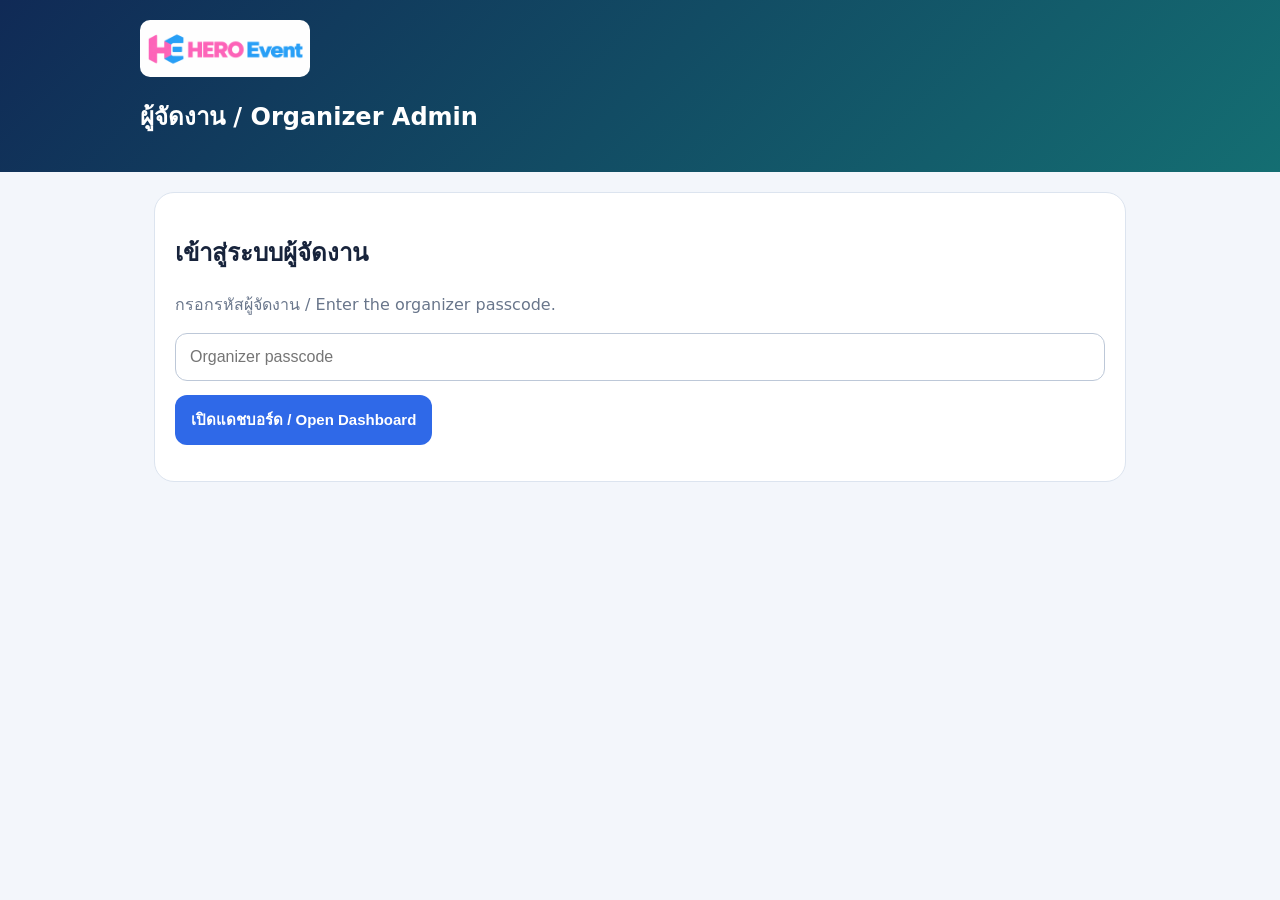
<file: the-rice/admin/index.html>
<!doctype html>
<html lang="th"><head><meta charset="utf-8"><meta name="viewport" content="width=device-width,initial-scale=1"><title>HERO Event Organizer Admin</title>
<style>
*{box-sizing:border-box}body{margin:0;background:#f3f6fb;color:#17233b;font-family:system-ui,-apple-system,"Noto Sans Thai",sans-serif}.top{background:linear-gradient(135deg,#102a56,#146e72);color:#fff;padding:20px}.topin,.wrap{max-width:1000px;margin:auto}.topin{display:flex;align-items:center;justify-content:space-between;gap:14px}.top img{width:170px;background:#fff;border-radius:10px}.top h1{font-size:24px}.navlinks{display:flex;gap:9px;flex-wrap:wrap}.home{background:linear-gradient(90deg,#ef3f98,#2f69e8);color:#fff}.wrap{padding:20px 14px 50px}.login,.item,.control{background:#fff;border:1px solid #dce4ef;border-radius:20px;padding:20px;margin-bottom:14px}.login input,.note,.search,select{width:100%;padding:14px;border:1px solid #bdc8d8;border-radius:12px;font-size:16px}.btn{border:0;border-radius:12px;padding:13px 16px;font-weight:850;font-size:15px;cursor:pointer;text-decoration:none;display:inline-block}.blue{background:#2f69e8;color:#fff}.green{background:#16844b;color:#fff}.red{background:#c7364f;color:#fff}.ghost{background:#eaf1fb;color:#244d8c}.row{display:flex;gap:9px;flex-wrap:wrap;margin-top:14px}.meta{display:grid;grid-template-columns:1fr 1fr;gap:12px}.muted{color:#69768b}.badge{display:inline-block;padding:6px 10px;border-radius:999px;background:#fff1c6;color:#725400;font-weight:800}.badge.approved{background:#e1f7e9;color:#137343}.badge.rejected{background:#ffe5e8;color:#a3263b}.stats{display:grid;grid-template-columns:repeat(4,1fr);gap:10px;margin:16px 0}.stat{background:#fff;border-radius:17px;padding:15px;border:1px solid #dce4ef}.stat b{font-size:27px;display:block}.stat small{color:#69768b}.control{display:grid;grid-template-columns:1fr 180px auto auto;gap:9px}.hidden{display:none!important}.result{font-weight:800;color:#176b43}.warning{color:#a3263b;font-weight:750}@media(max-width:700px){.stats{grid-template-columns:1fr 1fr}.control{grid-template-columns:1fr}.meta{grid-template-columns:1fr}.topin{align-items:flex-start;flex-direction:column}.navlinks{width:100%}.navlinks .btn{flex:1;text-align:center}}
</style></head>
<body><header class="top"><div class="topin"><div><a href="/" aria-label="กลับหน้าหลัก HERO Event / Back to HERO Event"><img src="/the-rice/hero-event-logo.jpg" alt="HERO Event"></a><h1>ผู้จัดงาน / Organizer Admin</h1></div></div></header>
<main class="wrap"><section id="login" class="login"><h2>เข้าสู่ระบบผู้จัดงาน</h2><p class="muted">กรอกรหัสผู้จัดงาน / Enter the organizer passcode.</p><input id="pass" type="password" autocomplete="current-password" placeholder="Organizer passcode"><div class="row"><button class="btn blue" onclick="load()">เปิดแดชบอร์ด / Open Dashboard</button></div><p id="msg" class="warning"></p></section>
<section id="dashboard" class="hidden"><div id="stats" class="stats"></div><div class="control"><input id="search" class="search" placeholder="ค้นหา B30, ชื่อร้าน, Reference…" oninput="applyFilters()"><select id="filter" onchange="applyFilters()"><option value="all">ทุกสถานะ / All</option><option value="submitted">รอตรวจ / Pending</option><option value="approved">อนุมัติแล้ว / Approved</option><option value="rejected">ส่งใหม่ / Rejected</option></select><button class="btn blue" onclick="refresh()">รีเฟรช / Refresh</button><button class="btn ghost" onclick="logout()">ออก / Logout</button></div><p id="result" class="result"></p><section id="list"></section></section></main>
<script>
const API="https://ajbuenoxbsfmwhydvlxd.supabase.co/functions/v1/hero-event-api",KEY="sb_publishable_oron-nE6v6FSF_YPckMCGA_4QHstvwm";let code="",allRows=[];
const esc=v=>String(v||"").replace(/[&<>"']/g,c=>({"&":"&amp;","<":"&lt;",">":"&gt;","\"":"&quot;","'":"&#39;"}[c]));
async function api(action,data={}){const r=await fetch(API,{method:"POST",headers:{"Content-Type":"application/json",apikey:KEY},body:JSON.stringify({action,passcode:code,...data})});const d=await r.json();if(!r.ok)throw Error(d.error||"Request failed");return d}
function drawStats(s={}){stats.innerHTML=[["พื้นที่ทั้งหมด / Total",s.total||0],["ว่าง / Available",s.available||0],["รอชำระ / Awaiting",s.awaiting_payment||0],["ชำระแล้ว / Paid",s.paid||0],["สลิปรอตรวจ / Pending Slips",s.pending_slips||0],["ผู้แสดงสินค้า / Exhibitors",s.exhibitors||0],["ผู้เข้าชม / Visitors",s.visitors||0]].map(x=>`<div class="stat"><b>${x[1]}</b><small>${x[0]}</small></div>`).join("")}
async function load(){code=pass.value.trim();if(!code)return;msg.textContent="กำลังโหลด… / Loading…";try{sessionStorage.setItem("heroEventAdmin",code);login.classList.add("hidden");dashboard.classList.remove("hidden");await refresh()}catch(e){login.classList.remove("hidden");dashboard.classList.add("hidden");msg.textContent=e.message}}
async function refresh(){result.textContent="กำลังโหลด… / Loading…";try{const d=await api("admin_list");allRows=d.payments||[];drawStats(d.stats);applyFilters();result.textContent=`แสดง ${allRows.length} รายการ / ${allRows.length} payment records`}catch(e){result.textContent=e.message}}
function applyFilters(){const q=search.value.trim().toLowerCase(),f=filter.value;render(allRows.filter(x=>{const r=Array.isArray(x.reservations)?x.reservations[0]:x.reservations,g=Array.isArray(r.registrations)?r.registrations[0]:r.registrations,b=Array.isArray(r.booths)?r.booths[0]:r.booths;return(f==="all"||x.status===f)&&(!q||[b.code,g.business_name,g.full_name,g.email,r.booking_reference].join(" ").toLowerCase().includes(q))}))}
function render(rows){list.innerHTML=rows.length?rows.map(x=>{const r=Array.isArray(x.reservations)?x.reservations[0]:x.reservations,g=Array.isArray(r.registrations)?r.registrations[0]:r.registrations,b=Array.isArray(r.booths)?r.booths[0]:r.booths;return `<article class="item"><span class="badge ${esc(x.status)}">${esc(x.status)}</span><h2>${esc(b.code)} — ${esc(g.business_name)}</h2><div class="meta"><div><b>Booking Reference</b><br>${esc(r.booking_reference)}<br><span class="muted">Method: ${esc(x.method)}</span></div><div><b>Contact</b><br>${esc(g.full_name)}<br>${esc(g.email)}<br>${esc(g.mobile)}</div></div><div class="row">${x.slip_url?`<a class="btn ghost" href="${esc(x.slip_url)}" target="_blank">ดูสลิป / View Slip</a>`:""}<a class="btn ghost" href="/the-rice/shop/?booth=${encodeURIComponent(b.code)}" target="_blank">ดูหน้าร้าน / Shop Page</a></div>${x.review_note?`<p><b>Note:</b> ${esc(x.review_note)}</p>`:""}${x.status==="submitted"?`<textarea class="note" id="n-${x.id}" placeholder="หมายเหตุ / Review note"></textarea><div class="row"><button class="btn green" onclick="review('${x.id}','approve')">อนุมัติการชำระ / Approve Payment</button><button class="btn red" onclick="review('${x.id}','reject')">ปฏิเสธ / Request New Slip</button></div>`:""}</article>`}).join(""):`<article class="item">ไม่พบรายการ / No matching payments.</article>`}
async function review(id,decision){if(!confirm(decision==="approve"?"ยืนยันอนุมัติการชำระเงิน? / Approve this payment?":"ให้ผู้แสดงสินค้าส่งสลิปใหม่? / Request a new slip?"))return;try{const d=await api("admin_review",{payment_id:id,decision,note:document.getElementById("n-"+id)?.value||""});alert(d.status==="paid"?`อนุมัติแล้ว อีเมลยืนยันถูกส่งแล้ว และ HERO Credits: ${d.credits_awarded?"+200":"เคยได้รับแล้ว"} / Approved and confirmation sent.`:"แจ้งให้ส่งสลิปใหม่แล้ว / New slip requested.");await refresh()}catch(e){alert(e.message)}}
function logout(){sessionStorage.removeItem("heroEventAdmin");location.reload()}const saved=sessionStorage.getItem("heroEventAdmin");if(saved){pass.value=saved;load()}
</script></body></html>
</file>
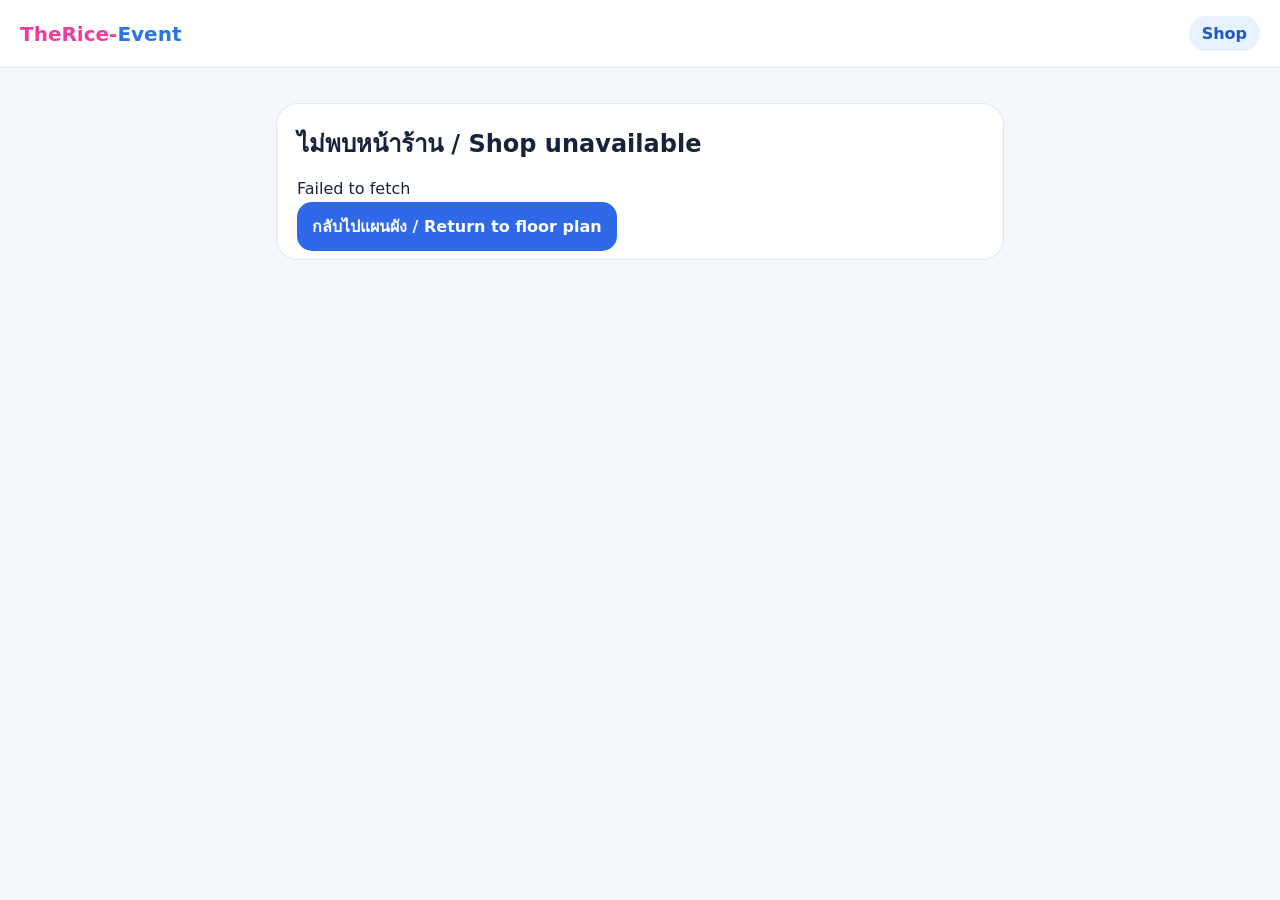
<file: the-rice/shop/index.html>
<!doctype html><html lang="th"><head><meta charset="utf-8"><meta name="viewport" content="width=device-width,initial-scale=1"><title>HERO Event Shop</title>
<style>*{box-sizing:border-box}body{margin:0;background:#f4f7fb;color:#17233b;font-family:system-ui,-apple-system,"Noto Sans Thai",sans-serif}.top{background:#fff;padding:16px 20px;display:flex;justify-content:space-between;align-items:center;border-bottom:1px solid #dfe6f0}.brand{font-size:20px;font-weight:900}.brand b{color:#ed3e9d}.brand span{color:#2874e8}.pill{background:#e8f1ff;color:#195ac5;padding:8px 13px;border-radius:999px;font-weight:800}.wrap{max-width:760px;margin:auto;padding:20px 16px 50px}.hero{background:linear-gradient(145deg,#102a56,#126b71);border-radius:28px;padding:26px;color:#fff}.logo{width:100%;max-height:260px;object-fit:contain;background:#fff;border-radius:20px;padding:12px}.eyebrow{color:#8be3df;font-weight:800;margin-top:20px}.hero h1{font-size:38px;margin:3px 0}.status,.card{border-radius:22px;padding:20px;margin-top:15px}.status{background:#fff3c8;color:#735500;font-weight:800}.status.paid{background:#e3f8ea;color:#167243}.card{background:#fff;border:1px solid #dfe6f0}.card h2{margin:0 0 12px}.value{font-size:18px;line-height:1.55;white-space:pre-line}.label{font-size:14px;color:#68758b;font-weight:750;margin-top:18px}.actions{display:grid;gap:10px;margin-top:20px}.btn{padding:15px;text-align:center;text-decoration:none;border-radius:15px;font-weight:850}.primary{background:#2f69e8;color:#fff}.secondary{border:2px solid #2f69e8;color:#2058c5}.upgrade{background:linear-gradient(135deg,#ffeaf6,#eaf2ff)}.powered{text-align:center;color:#748095;margin-top:28px}.powered img{width:160px;vertical-align:middle;margin-left:10px}.loading{text-align:center;padding:80px 20px;color:#68758b}@media(min-width:620px){.actions{grid-template-columns:1fr 1fr}}</style></head>
<body><header class="top"><div class="brand"><b>TheRice-</b><span>Event</span></div><div id="boothPill" class="pill">Shop</div></header><main id="app" class="wrap"><div class="loading">กำลังโหลดหน้าร้าน…<br>Loading shop page…</div></main>
<script>
const API="https://ajbuenoxbsfmwhydvlxd.supabase.co/functions/v1/hero-event-api",KEY="sb_publishable_oron-nE6v6FSF_YPckMCGA_4QHstvwm";
const esc=v=>String(v||"").replace(/[&<>"']/g,c=>({"&":"&amp;","<":"&lt;",">":"&gt;","\"":"&quot;","'":"&#39;"}[c]));
const booth=(new URLSearchParams(location.search).get("booth")||"").toUpperCase();
async function load(){try{const r=await fetch(API,{method:"POST",headers:{"Content-Type":"application/json",apikey:KEY},body:JSON.stringify({action:"shop",booth_code:booth})});const d=await r.json();if(!r.ok)throw Error(d.error||"Unavailable");const s=d.shop;document.title=`${s.exhibitor_name} — ${s.code} | The Rice Event`;boothPill.textContent=`พื้นที่ ${s.code} / Booth ${s.code}`;const paid=s.status==="paid";app.innerHTML=`<section class="hero">${s.logo_url?`<img class="logo" src="${esc(s.logo_url)}" alt="${esc(s.exhibitor_name)}">`:""}<div class="eyebrow">ผู้แสดงสินค้า / Exhibitor</div><h1>${esc(s.exhibitor_name)}</h1></section><div class="status ${paid?"paid":""}">${paid?"✓ ชำระเงินและยืนยันพื้นที่แล้ว / Paid and confirmed":"● รอตรวจสอบการชำระเงิน / Awaiting payment verification"}</div><section class="card"><h2>สินค้าและบริการ<br><span style="color:#68758b;font-weight:500">Products & Services</span></h2><div class="value">${esc(s.products)}</div><div class="label">เกี่ยวกับร้าน / About</div><div class="value">${esc(s.business_description)}</div><div class="label">ตำแหน่ง / Location</div><div class="value">${esc(s.sector_name)} — ${esc(s.code)}</div><div class="actions"><a class="btn primary" href="/the-rice/">ดูแผนผังงาน / View Floor Plan</a>${s.business_link?`<a class="btn secondary" href="${esc(s.business_link)}" target="_blank" rel="noopener">เว็บไซต์ร้าน / Shop Website</a>`:""}</div></section><section class="card upgrade"><h2>อัปเกรดเป็น HERO FastPage</h2><div class="value">เพิ่มสินค้า รูปภาพ โปรโมชั่น LINE และ QR Code</div><div style="color:#68758b;margin-top:7px">More products, images, promotions, LINE contact and a shareable QR code.</div></section><div class="powered">ระบบโดย / Platform by <img src="/the-rice/hero-event-logo.jpg" alt="HERO Event"></div>`;}catch(e){app.innerHTML=`<section class="card"><h2>ไม่พบหน้าร้าน / Shop unavailable</h2><p>${esc(e.message)}</p><a class="btn primary" href="/the-rice/">กลับไปแผนผัง / Return to floor plan</a></section>`;}}load();
</script></body></html>
</file>
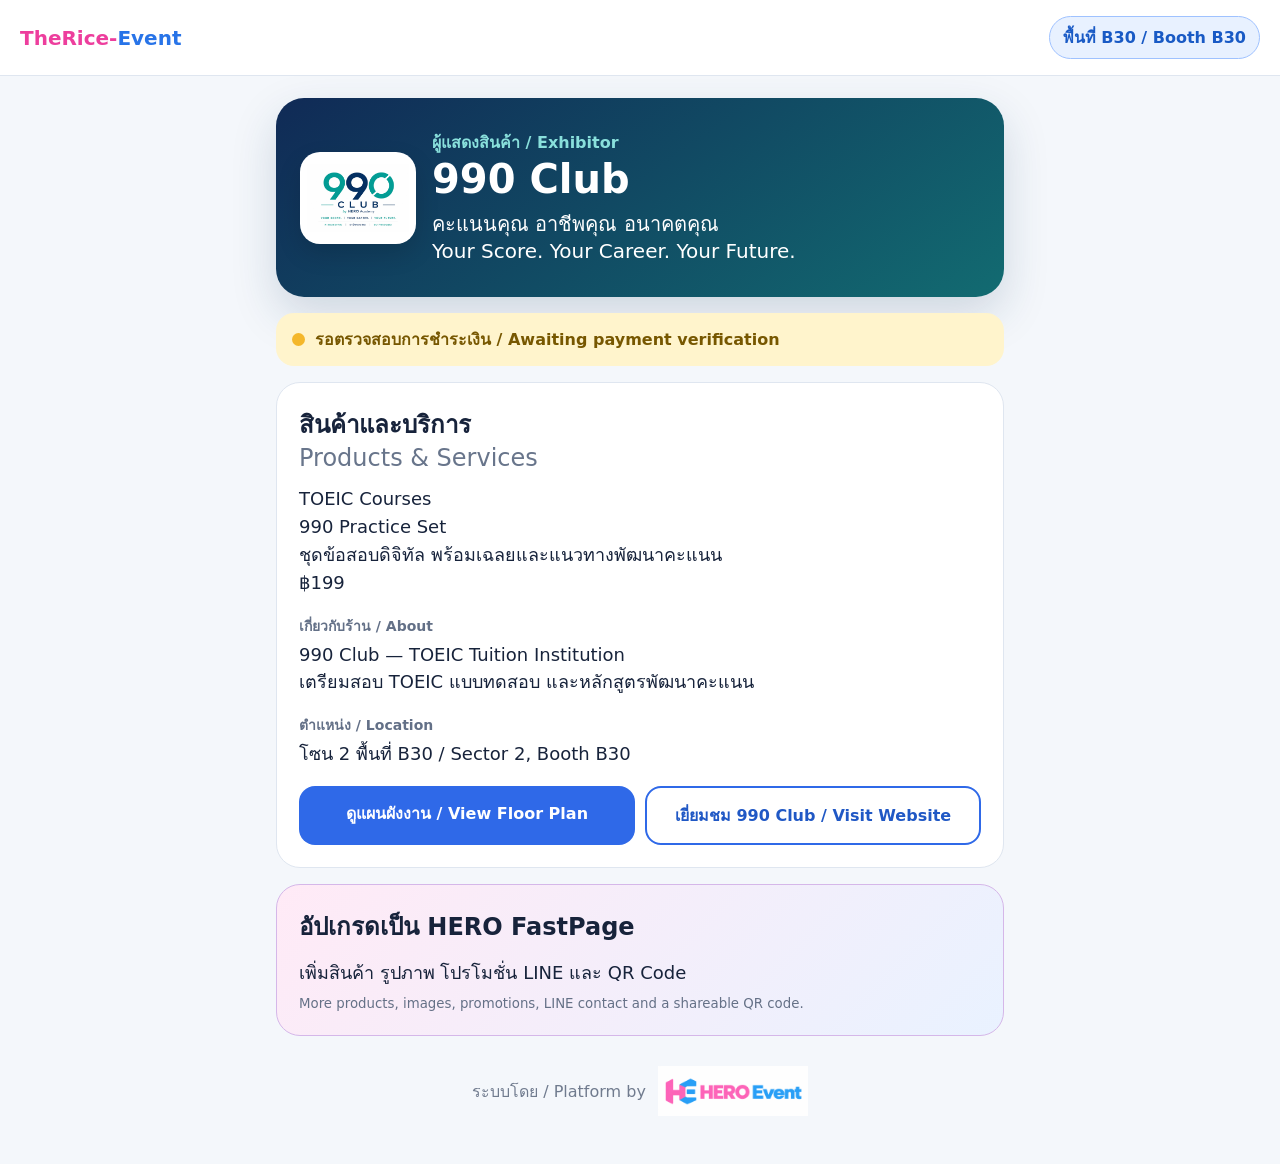
<file: the-rice/shop/990-club/index.html>
<!doctype html>
<html lang="th">
<head>
  <meta charset="utf-8">
  <meta name="viewport" content="width=device-width,initial-scale=1">
  <meta name="theme-color" content="#102a56">
  <title>990 Club — B30 | The Rice Event</title>
  <meta name="description" content="990 Club at Booth B30 — TOEIC preparation, practice and score-development programmes.">
  <style>
    *{box-sizing:border-box}body{margin:0;background:#f4f7fb;color:#17233b;font-family:system-ui,-apple-system,"Noto Sans Thai",sans-serif}.top{background:white;border-bottom:1px solid #dfe6f0;padding:16px 20px;display:flex;align-items:center;justify-content:space-between;position:sticky;top:0;z-index:2}.event{font-weight:900;font-size:20px}.event b{color:#ed3e9d}.event span{color:#2874e8}.booth{background:#e8f1ff;color:#195ac5;border:1px solid #9fc2ff;border-radius:999px;padding:8px 13px;font-weight:800}.wrap{max-width:760px;margin:auto;padding:22px 16px 48px}.hero{background:linear-gradient(145deg,#102a56,#126b71);border-radius:28px;padding:32px 24px;color:white;box-shadow:0 18px 45px #183b5d2b}.mark{width:116px;height:92px;border-radius:20px;background:white;display:grid;place-items:center;overflow:hidden;box-shadow:0 10px 25px #0002}.mark img{width:100%;height:100%;object-fit:contain;padding:7px}.eyebrow{margin:22px 0 4px;color:#89e0dc;font-weight:800}.hero h1{font-size:40px;line-height:1;margin:0}.tag{font-size:20px;line-height:1.35;margin:12px 0 0}.card{background:white;border:1px solid #dfe6f0;border-radius:24px;padding:22px;margin-top:16px}.card h2{margin:0 0 13px;font-size:24px}.label{color:#637087;font-size:14px;font-weight:700;margin-top:18px}.value{font-size:18px;line-height:1.55;margin-top:4px;white-space:pre-line}.status{display:flex;gap:10px;align-items:center;background:#fff4cc;color:#775700;border-radius:18px;padding:14px 16px;font-weight:800;margin-top:16px}.dot{width:13px;height:13px;background:#f4b72b;border-radius:50%;flex:none}.actions{display:grid;gap:10px;margin-top:18px}.btn{display:block;text-align:center;text-decoration:none;border-radius:16px;padding:15px 18px;font-weight:850}.primary{background:#2f69e8;color:white}.secondary{border:2px solid #2f69e8;color:#2058c5;background:white}.upgrade{background:linear-gradient(135deg,#ffeaf6,#e9f2ff);border-color:#d5b7e9}.upgrade small{display:block;color:#657187;margin-top:7px;line-height:1.45}.powered{display:flex;align-items:center;justify-content:center;gap:12px;color:#707b8e;margin-top:30px}.powered img{width:150px;height:auto}@media(min-width:620px){.hero{display:grid;grid-template-columns:110px 1fr;gap:22px;align-items:center}.eyebrow{margin-top:0}.actions{grid-template-columns:1fr 1fr}}
  </style>
</head>
<body>
  <header class="top"><div class="event"><b>TheRice-</b><span>Event</span></div><div class="booth">พื้นที่ B30 / Booth B30</div></header>
  <main class="wrap">
    <section class="hero">
      <div class="mark"><img src="[data-uri]" alt="990 Club by HERO Academy logo"></div>
      <div><div class="eyebrow">ผู้แสดงสินค้า / Exhibitor</div><h1>990 Club</h1><p class="tag">คะแนนคุณ อาชีพคุณ อนาคตคุณ<br>Your Score. Your Career. Your Future.</p></div>
    </section>
    <div class="status"><span class="dot"></span><span>รอตรวจสอบการชำระเงิน / Awaiting payment verification</span></div>
    <section class="card">
      <h2>สินค้าและบริการ<br><span style="color:#68758b;font-weight:500">Products &amp; Services</span></h2>
      <div class="value">TOEIC Courses
990 Practice Set
ชุดข้อสอบดิจิทัล พร้อมเฉลยและแนวทางพัฒนาคะแนน
฿199</div>
      <div class="label">เกี่ยวกับร้าน / About</div>
      <div class="value">990 Club — TOEIC Tuition Institution<br>เตรียมสอบ TOEIC แบบทดสอบ และหลักสูตรพัฒนาคะแนน</div>
      <div class="label">ตำแหน่ง / Location</div>
      <div class="value">โซน 2 พื้นที่ B30 / Sector 2, Booth B30</div>
      <div class="actions"><a class="btn primary" href="/the-rice/">ดูแผนผังงาน / View Floor Plan</a><a class="btn secondary" href="https://nine-ninety-club.vatisp.chatgpt.site/" target="_blank" rel="noopener">เยี่ยมชม 990 Club / Visit Website</a></div>
    </section>
    <section class="card upgrade">
      <h2>อัปเกรดเป็น HERO FastPage</h2>
      <div class="value">เพิ่มสินค้า รูปภาพ โปรโมชั่น LINE และ QR Code</div>
      <small>More products, images, promotions, LINE contact and a shareable QR code.</small>
    </section>
    <div class="powered"><span>ระบบโดย / Platform by</span><img src="/the-rice/hero-event-logo.jpg" alt="HERO Event"></div>
  </main>
</body>
</html>
</file>
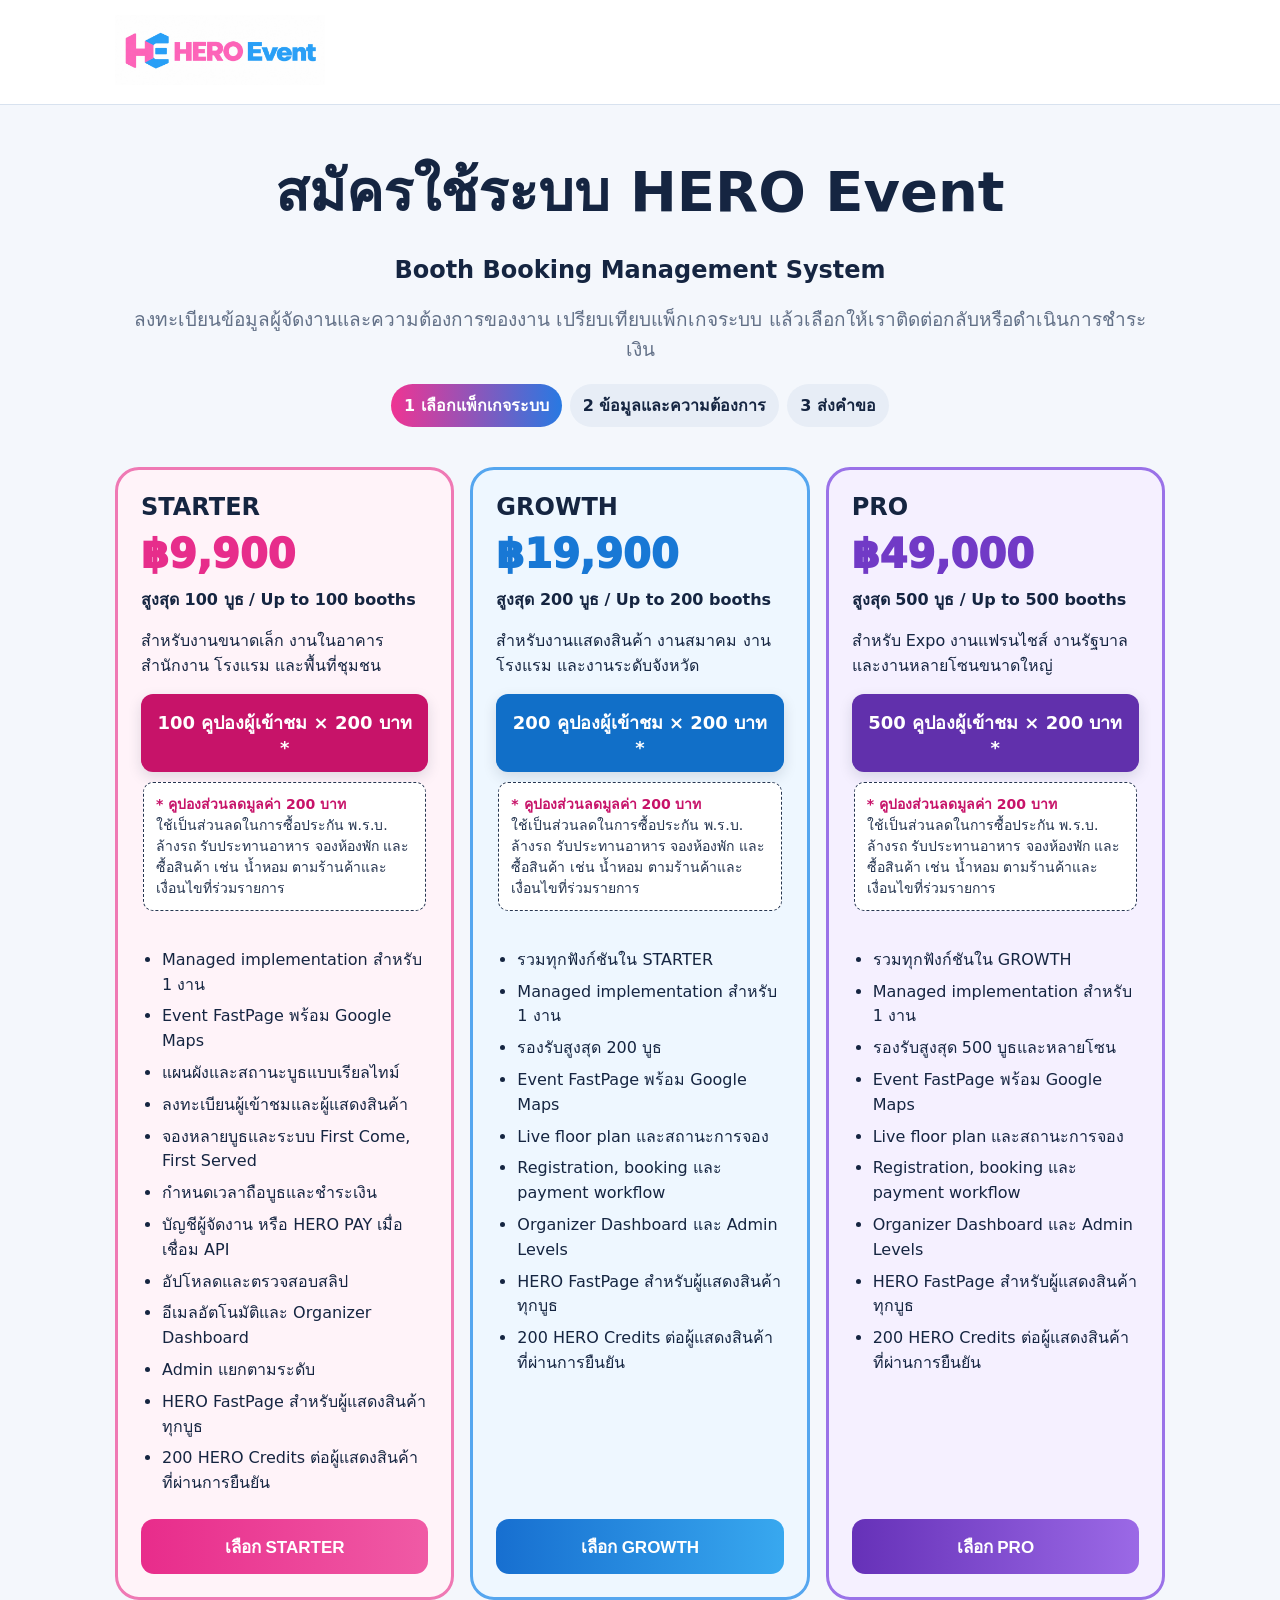
<file: start.html>
<!doctype html><html lang="th"><head><meta charset="utf-8"><meta name="viewport" content="width=device-width,initial-scale=1"><title>สมัครใช้ระบบ HERO Event | Booth Booking Management System</title><style>
:root{--p:#ef3493;--b:#2879e2;--n:#152541;--g:#20a967;--bg:#f4f7fc;--line:#d8e2ef}*{box-sizing:border-box}body{margin:0;background:var(--bg);color:var(--n);font:16px system-ui,-apple-system,"Noto Sans Thai",sans-serif}header{background:#fff;border-bottom:1px solid var(--line);padding:15px;position:sticky;top:0;z-index:4}header div,main{max-width:1050px;margin:auto}header img{width:210px;max-width:48vw}.hero{text-align:center;padding:42px 15px 20px}.hero h1{font-size:clamp(34px,6vw,56px);margin:0}.hero p{color:#627087;font-size:19px}.steps{display:flex;justify-content:center;gap:8px;margin:20px 0}.step{padding:9px 13px;border-radius:999px;background:#e7edf6;font-weight:800}.step.on{background:linear-gradient(90deg,var(--p),var(--b));color:#fff}.packages{display:grid;grid-template-columns:repeat(3,1fr);gap:16px}.package{background:#fff;border:3px solid var(--line);border-radius:24px;padding:23px;display:flex;flex-direction:column;transition:.2s}.package[data-code="starter"]{background:#fff3f9;border-color:#ef79b4}.package[data-code="growth"]{background:#eef7ff;border-color:#55a6ef}.package[data-code="pro"]{background:#f5f0ff;border-color:#9a72e8}.package[data-code="starter"] .price{color:#e72d8b}.package[data-code="growth"] .price{color:#1878d5}.package[data-code="pro"] .price{color:#713ac6}.package[data-code="starter"] .choose{background:linear-gradient(90deg,#e82c8b,#f05aa5)}.package[data-code="growth"] .choose{background:linear-gradient(90deg,#176fd0,#38a8ef)}.package[data-code="pro"] .choose{background:linear-gradient(90deg,#6631b8,#9b69e6)}.package.selected{transform:translateY(-4px);box-shadow:0 14px 35px #1a294522}.package[data-code="starter"].selected{border-color:#d91878;box-shadow:0 14px 35px #ef349344}.package[data-code="growth"].selected{border-color:#076dcf;box-shadow:0 14px 35px #2879e244}.package[data-code="pro"].selected{border-color:#6330ae;box-shadow:0 14px 35px #7e4bc644}.package h2{margin:0}.price{font-size:40px;font-weight:950;margin:10px 0}ul{padding-left:21px;line-height:1.55}.package li{margin:7px 0}.highlight{padding:14px;border-radius:12px;color:#fff;font-weight:900;text-align:center;font-size:18px;box-shadow:0 5px 14px #17243c22}.package[data-code="starter"] .highlight{background:#c71369}.package[data-code="growth"] .highlight{background:#116fc8}.package[data-code="pro"] .highlight{background:#6130ac}.coupon-note{margin:10px 2px 14px;padding:11px 12px;border-radius:10px;background:#fff;color:#263651;font-size:14px;line-height:1.5;border:1px dashed currentColor}.coupon-note b{color:#c71369}.btn{border:0;border-radius:13px;padding:14px 17px;font-size:17px;font-weight:900;cursor:pointer}.choose{margin-top:auto;background:linear-gradient(90deg,var(--p),var(--b));color:#fff;width:100%}.card{background:#fff;border:1px solid var(--line);border-radius:24px;padding:24px;margin:20px 0}.grid{display:grid;grid-template-columns:1fr 1fr;gap:14px}.full{grid-column:1/-1}.field{display:grid;gap:6px}.field label{font-weight:850}input,select,textarea{width:100%;padding:13px;border:1px solid #b8c6d8;border-radius:11px;font:inherit}input.invalid,select.invalid{border:3px solid #b0203d;background:#fff1f3}textarea{min-height:100px}.actions{display:grid;grid-template-columns:1fr 1fr;gap:12px;margin-top:20px}.contact{background:#eaf2ff;color:#1857a7;border:2px solid #2879e2}.pay{background:linear-gradient(90deg,var(--p),var(--b));color:#fff}.summary{background:#edf7ff;border-left:5px solid var(--b);padding:15px;border-radius:12px}.hidden{display:none}.success{text-align:center;padding:40px 20px}.ref{font-size:28px;color:var(--p);font-weight:950}.note{color:#68768b}.error{color:#a6253d;font-weight:800}.back{display:inline-block;margin-top:10px;color:var(--b);font-weight:800}body.pkg-starter{--pkg:#e72d8b;--pkg2:#f067ad;--pkgsoft:#fff2f8}body.pkg-growth{--pkg:#1677d2;--pkg2:#42a8ef;--pkgsoft:#eef7ff}body.pkg-pro{--pkg:#6734b6;--pkg2:#a06be7;--pkgsoft:#f5f0ff}body[class*="pkg-"] #formStep,body[class*="pkg-"] #success{border:3px solid var(--pkg);border-top-width:9px;background:linear-gradient(180deg,var(--pkgsoft),#fff 35%)}body[class*="pkg-"] #selectedSummary{background:var(--pkgsoft);border-left-color:var(--pkg)}body[class*="pkg-"] .step.on,body[class*="pkg-"] .pay{background:linear-gradient(90deg,var(--pkg),var(--pkg2))}body[class*="pkg-"] #reference{color:var(--pkg)}@media(max-width:780px){.packages{grid-template-columns:1fr}.grid,.actions{grid-template-columns:1fr}.full{grid-column:auto}.hero{padding-top:28px}.price{font-size:35px}}</style></head><body>
<header><div><a href="/"><img src="/the-rice/hero-event-logo.jpg" alt="HERO Event"></a></div></header><main><section class="hero"><h1>สมัครใช้ระบบ HERO Event</h1><h2>Booth Booking Management System</h2><p>ลงทะเบียนข้อมูลผู้จัดงานและความต้องการของงาน เปรียบเทียบแพ็กเกจระบบ แล้วเลือกให้เราติดต่อกลับหรือดำเนินการชำระเงิน</p><div class="steps"><span class="step on">1 เลือกแพ็กเกจระบบ</span><span class="step">2 ข้อมูลและความต้องการ</span><span class="step">3 ส่งคำขอ</span></div></section>
<section id="packageStep"><div class="packages">
<article class="package" data-code="starter"><h2>STARTER</h2><div class="price">฿9,900</div><b>สูงสุด 100 บูธ / Up to 100 booths</b><p>สำหรับงานขนาดเล็ก งานในอาคารสำนักงาน โรงแรม และพื้นที่ชุมชน</p><div class="highlight">100 คูปองผู้เข้าชม × 200 บาท *</div><div class="coupon-note"><b>* คูปองส่วนลดมูลค่า 200 บาท</b><br>ใช้เป็นส่วนลดในการซื้อประกัน พ.ร.บ. ล้างรถ รับประทานอาหาร จองห้องพัก และซื้อสินค้า เช่น น้ำหอม ตามร้านค้าและเงื่อนไขที่ร่วมรายการ</div><ul><li>Managed implementation สำหรับ 1 งาน</li><li>Event FastPage พร้อม Google Maps</li><li>แผนผังและสถานะบูธแบบเรียลไทม์</li><li>ลงทะเบียนผู้เข้าชมและผู้แสดงสินค้า</li><li>จองหลายบูธและระบบ First Come, First Served</li><li>กำหนดเวลาถือบูธและชำระเงิน</li><li>บัญชีผู้จัดงาน หรือ HERO PAY เมื่อเชื่อม API</li><li>อัปโหลดและตรวจสอบสลิป</li><li>อีเมลอัตโนมัติและ Organizer Dashboard</li><li>Admin แยกตามระดับ</li><li>HERO FastPage สำหรับผู้แสดงสินค้าทุกบูธ</li><li>200 HERO Credits ต่อผู้แสดงสินค้าที่ผ่านการยืนยัน</li></ul><button class="btn choose" onclick="choose('starter')">เลือก STARTER</button></article>
<article class="package" data-code="growth"><h2>GROWTH</h2><div class="price">฿19,900</div><b>สูงสุด 200 บูธ / Up to 200 booths</b><p>สำหรับงานแสดงสินค้า งานสมาคม งานโรงแรม และงานระดับจังหวัด</p><div class="highlight">200 คูปองผู้เข้าชม × 200 บาท *</div><div class="coupon-note"><b>* คูปองส่วนลดมูลค่า 200 บาท</b><br>ใช้เป็นส่วนลดในการซื้อประกัน พ.ร.บ. ล้างรถ รับประทานอาหาร จองห้องพัก และซื้อสินค้า เช่น น้ำหอม ตามร้านค้าและเงื่อนไขที่ร่วมรายการ</div><ul><li>รวมทุกฟังก์ชันใน STARTER</li><li>Managed implementation สำหรับ 1 งาน</li><li>รองรับสูงสุด 200 บูธ</li><li>Event FastPage พร้อม Google Maps</li><li>Live floor plan และสถานะการจอง</li><li>Registration, booking และ payment workflow</li><li>Organizer Dashboard และ Admin Levels</li><li>HERO FastPage สำหรับผู้แสดงสินค้าทุกบูธ</li><li>200 HERO Credits ต่อผู้แสดงสินค้าที่ผ่านการยืนยัน</li></ul><button class="btn choose" onclick="choose('growth')">เลือก GROWTH</button></article>
<article class="package" data-code="pro"><h2>PRO</h2><div class="price">฿49,000</div><b>สูงสุด 500 บูธ / Up to 500 booths</b><p>สำหรับ Expo งานแฟรนไชส์ งานรัฐบาล และงานหลายโซนขนาดใหญ่</p><div class="highlight">500 คูปองผู้เข้าชม × 200 บาท *</div><div class="coupon-note"><b>* คูปองส่วนลดมูลค่า 200 บาท</b><br>ใช้เป็นส่วนลดในการซื้อประกัน พ.ร.บ. ล้างรถ รับประทานอาหาร จองห้องพัก และซื้อสินค้า เช่น น้ำหอม ตามร้านค้าและเงื่อนไขที่ร่วมรายการ</div><ul><li>รวมทุกฟังก์ชันใน GROWTH</li><li>Managed implementation สำหรับ 1 งาน</li><li>รองรับสูงสุด 500 บูธและหลายโซน</li><li>Event FastPage พร้อม Google Maps</li><li>Live floor plan และสถานะการจอง</li><li>Registration, booking และ payment workflow</li><li>Organizer Dashboard และ Admin Levels</li><li>HERO FastPage สำหรับผู้แสดงสินค้าทุกบูธ</li><li>200 HERO Credits ต่อผู้แสดงสินค้าที่ผ่านการยืนยัน</li></ul><button class="btn choose" onclick="choose('pro')">เลือก PRO</button></article>
</div></section>
<section id="formStep" class="hidden card"><h2>ข้อมูลผู้จัดงานและความต้องการของระบบ<br><span class="note">Organizer Information & System Requirements</span></h2><div id="selectedSummary" class="summary"></div><div class="grid" style="margin-top:18px"><div class="field full"><label>ชื่องาน / Event Name *</label><input id="eventName"></div><div class="field"><label>ประเภทงาน / Event Type *</label><select id="eventType"><option value="">เลือก</option><option>Exhibition / Expo</option><option>Franchise Event</option><option>Market / Fair</option><option>Conference / Seminar</option><option>Government Event</option><option>Office Building Event</option><option>Hotel Event</option><option>Other</option></select></div><div class="field"><label>จำนวนบูธที่คาดการณ์ / Expected Booths *</label><input id="expectedBooths" type="number" min="1"></div><div class="field"><label>สถานที่ / Venue</label><input id="venue"></div><div class="field"><label>จังหวัด / Province *</label><input id="province"></div><div class="field"><label>วันเริ่มงาน / Start Date</label><input id="startDate" type="date"></div><div class="field"><label>วันจบงาน / End Date</label><input id="endDate" type="date"></div><div class="field"><label>บริษัท/องค์กร / Company</label><input id="company"></div><div class="field"><label>ชื่อผู้ติดต่อ / Contact Name *</label><input id="contactName"></div><div class="field"><label>มือถือ / Mobile *</label><input id="mobile" inputmode="tel"></div><div class="field"><label>อีเมล / Email *</label><input id="email" type="email"></div><div class="field"><label>LINE ID</label><input id="lineId"></div><div class="field full"><label>รายละเอียดเพิ่มเติม / Notes</label><textarea id="notes"></textarea></div></div><div class="actions"><button class="btn contact" onclick="submitInquiry('contact_back')">ส่งข้อมูล ขอให้ติดต่อกลับ<br>Submit & Contact Me</button><button class="btn pay" onclick="submitInquiry('pay_now')">เลือกชำระทันที<br>Proceed to Pay</button></div><p class="note">การชำระเงินจริงจะเปิดเมื่อ HERO Event ยืนยันรายละเอียดงานและส่งช่องทางชำระที่ปลอดภัย ไม่มีการเรียกเก็บเงินจากหน้านี้</p><p id="error" class="error"></p><button class="btn" onclick="back()">← กลับไปเลือกแพ็กเกจระบบ</button></section>
<section id="success" class="card success hidden"><h1>ได้รับคำขอใช้ระบบแล้ว</h1><p>Your HERO Event system inquiry has been received.</p><div id="reference" class="ref"></div><p id="nextStep"></p><p>ระบบส่งสำเนารายละเอียดไปยังอีเมลของคุณแล้ว</p><a class="back" href="/">กลับหน้า HERO Event</a></section></main><script>
const API="https://ajbuenoxbsfmwhydvlxd.supabase.co/functions/v1/hero-event-api",KEY="sb_publishable_oron-nE6v6FSF_YPckMCGA_4QHstvwm";
const packages={starter:{name:"STARTER",amount:9900,booths:100,coupons:100},growth:{name:"GROWTH",amount:19900,booths:200,coupons:200},pro:{name:"PRO",amount:49000,booths:500,coupons:500}};let selected="";
function choose(code){selected=code;document.body.classList.remove("pkg-starter","pkg-growth","pkg-pro");document.body.classList.add("pkg-"+code);document.querySelectorAll(".package").forEach(x=>x.classList.toggle("selected",x.dataset.code===code));const p=packages[code];selectedSummary.innerHTML="<b>"+p.name+" — ฿"+p.amount.toLocaleString()+"</b><br>สูงสุด "+p.booths+" บูธ · "+p.coupons+" visitor coupons × ฿200";expectedBooths.removeAttribute("max");packageStep.classList.add("hidden");formStep.classList.remove("hidden");document.querySelectorAll(".step")[0].classList.remove("on");document.querySelectorAll(".step")[1].classList.add("on");scrollTo({top:0,behavior:"smooth"})}
function back(){formStep.classList.add("hidden");packageStep.classList.remove("hidden");document.querySelectorAll(".step")[1].classList.remove("on");document.querySelectorAll(".step")[0].classList.add("on");scrollTo({top:0,behavior:"smooth"})}
async function submitInquiry(action){error.textContent="";document.querySelectorAll(".invalid").forEach(x=>x.classList.remove("invalid"));const fields=[["eventName","กรุณากรอกชื่องาน"],["eventType","กรุณาเลือกประเภทงาน"],["expectedBooths","กรุณากรอกจำนวนบูธอย่างน้อย 1 บูธ"],["province","กรุณากรอกจังหวัด"],["contactName","กรุณากรอกชื่อผู้ติดต่อ"],["mobile","กรุณากรอกหมายเลขโทรศัพท์"],["email","กรุณากรอกอีเมล"]];for(const [id,msg] of fields){const el=document.getElementById(id);if(!String(el.value).trim()||(id==="expectedBooths"&&Number(el.value)<1)){el.classList.add("invalid");error.textContent=msg;el.scrollIntoView({behavior:"smooth",block:"center"});el.focus();return}}const payload={action:"event_sales_inquiry",event_slug:"the-rice",package_code:selected,event_name:eventName.value,event_type:eventType.value,expected_booths:Number(expectedBooths.value),venue:venue.value,province:province.value,start_date:startDate.value,end_date:endDate.value,company_name:company.value,contact_name:contactName.value,mobile:mobile.value,email:email.value,line_id:lineId.value,notes:notes.value,preferred_action:action};const buttons=document.querySelectorAll(".actions button");buttons.forEach(b=>b.disabled=true);error.textContent="กำลังส่งข้อมูล…";try{const r=await fetch(API,{method:"POST",headers:{"Content-Type":"application/json",apikey:KEY},body:JSON.stringify(payload)}),d=await r.json();if(!r.ok){const map={event_name:"eventName",event_type:"eventType",expected_booths:"expectedBooths",province:"province",contact_name:"contactName",mobile:"mobile",email:"email"};if(d.field&&map[d.field]){const el=document.getElementById(map[d.field]);el.classList.add("invalid");el.scrollIntoView({behavior:"smooth",block:"center"});el.focus()}throw Error(d.error||"ไม่สามารถส่งข้อมูลได้ กรุณาลองใหม่");}formStep.classList.add("hidden");success.classList.remove("hidden");document.querySelectorAll(".step")[1].classList.remove("on");document.querySelectorAll(".step")[2].classList.add("on");reference.textContent=d.reference;nextStep.textContent=d.next_step;scrollTo({top:0,behavior:"smooth"})}catch(e){error.textContent=e.message}finally{buttons.forEach(b=>b.disabled=false)}}
const q=new URLSearchParams(location.search).get("package");if(packages[q])choose(q);
</script></body></html>
</file>
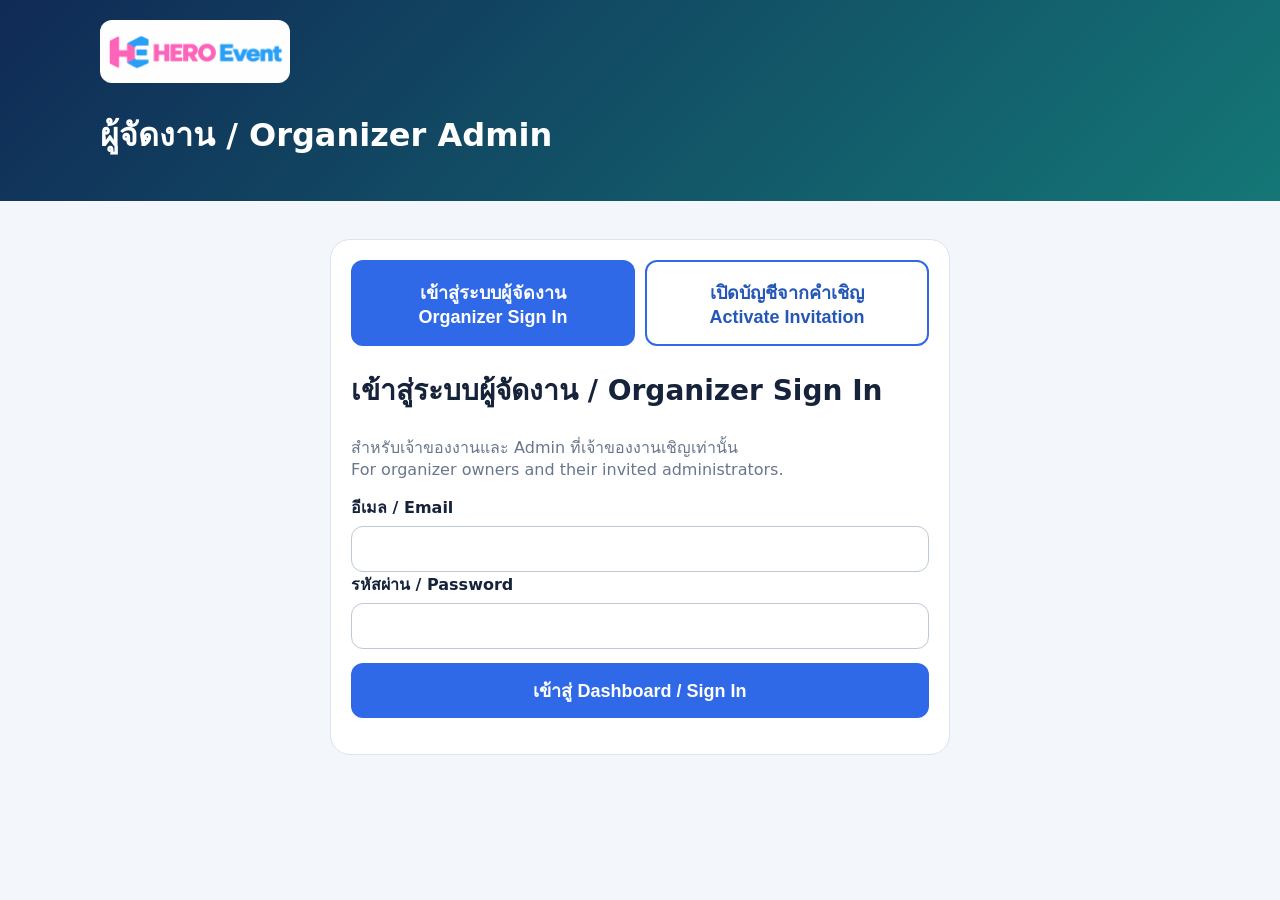
<file: the-rice/admin.html>
<!doctype html><html lang="th"><head><meta charset="utf-8"><meta name="viewport" content="width=device-width,initial-scale=1"><title>HERO Event Admin</title><style>
*{box-sizing:border-box}body{margin:0;background:#f3f6fb;color:#17233b;font:16px system-ui,-apple-system,"Noto Sans Thai",sans-serif}.top{padding:20px;background:linear-gradient(135deg,#102a56,#147776);color:#fff}.top>div,.wrap{max-width:1080px;margin:auto}.top img{width:190px;background:#fff;border-radius:12px}.wrap{padding:20px 14px 60px}.card,.item{background:#fff;border:1px solid #dce4ef;border-radius:20px;padding:20px;margin-bottom:14px}.login{max-width:620px;margin:18px auto}.grid{display:grid;grid-template-columns:1fr 1fr;gap:12px}.full{grid-column:1/-1}.field{display:grid;gap:6px}.field label{font-weight:800}input,select,textarea{width:100%;padding:13px;border:1px solid #bdc8d8;border-radius:12px;font-size:16px;background:#fff}.btn{border:0;border-radius:12px;padding:13px 16px;font-weight:850;font-size:15px;cursor:pointer}.blue{background:#2f69e8;color:#fff}.pink{background:#e93091;color:#fff}.green{background:#16844b;color:#fff}.red{background:#c7364f;color:#fff}.ghost{background:#eaf1fb;color:#244d8c}.row,.tabs{display:flex;gap:9px;flex-wrap:wrap;margin-top:14px}.tabs{overflow:auto}.tabs .btn{white-space:nowrap}.muted{color:#69768b}.warning{color:#a3263b;font-weight:750}.result{color:#176b43;font-weight:800}.hidden{display:none!important}.tabpane{display:none}.tabpane.active{display:block}.stats{display:grid;grid-template-columns:repeat(4,1fr);gap:10px;margin:16px 0}.stat{background:#fff;border:1px solid #dce4ef;border-top:5px solid #2f69e8;border-radius:17px;padding:15px}.stat:nth-child(2){border-top-color:#22b573}.stat:nth-child(3){border-top-color:#f2b72e}.stat:nth-child(4){border-top-color:#ea368e}.stat b{display:block;font-size:27px}.badge{display:inline-block;padding:6px 10px;border-radius:999px;background:#fff1c6;color:#725400;font-weight:800}.badge.approved,.badge.active{background:#e1f7e9;color:#137343}.badge.rejected{background:#ffe5e8;color:#a3263b}.control{display:grid;grid-template-columns:1fr 180px auto;gap:9px}.meta{display:grid;grid-template-columns:1fr 1fr;gap:12px}.audit{border-left:5px solid #2f69e8}.important{padding:12px;border:1px solid #efb5d0;border-radius:12px;background:#fff3f7}@media(max-width:700px){.stats,.grid{grid-template-columns:1fr 1fr}.control,.meta{grid-template-columns:1fr}.full{grid-column:1/-1}}@media(max-width:460px){.grid{grid-template-columns:1fr}.full{grid-column:auto}}
</style><style>.authChoice{display:grid;grid-template-columns:1fr 1fr;gap:10px;margin:0 0 22px}.authChoice .btn{font-size:18px;padding:16px 10px;border:2px solid #2f69e8}.authChoice .active{background:#2f69e8;color:#fff}.authChoice .inactive{background:#fff;color:#2457b8}.authChoice .heroSetupChoice{grid-column:1/-1;border-color:#e93091;color:#a91862;background:#fff3f8}.authChoice .heroSetupChoice.active{border-color:#e93091;background:linear-gradient(90deg,#e93091,#6a63df);color:#fff}.setupBox{border-top:5px solid #e93091;background:#fff7fb;padding-top:20px}.setupBox h2{color:#b51d68;font-size:27px;margin-top:0}.setupHelp{padding:13px;border-radius:12px;background:#fff0f7;color:#77204d;font-weight:700}.codeFormat{display:block;margin-top:8px;padding:12px;border:2px dashed #e93091;border-radius:12px;background:#fff;color:#77204d;font-weight:800}.authTitle{font-size:28px;margin-top:0}@media(max-width:460px){.authChoice{grid-template-columns:1fr}.authChoice .btn{font-size:17px}.authChoice .heroSetupChoice{grid-column:auto}}</style></head><body><header class="top"><div><a href="/"><img src="/the-rice/hero-event-logo.jpg" alt="HERO Event"></a><h1>ผู้จัดงาน / Organizer Admin</h1><div id="profile"></div></div></header><main class="wrap">
<section id="login" class="card login"><div class="authChoice"><button id="signInTab" class="btn active" onclick="showAuth('signin')">เข้าสู่ระบบผู้จัดงาน<br>Organizer Sign In</button><button id="signUpTab" class="btn inactive" onclick="showAuth('owner')">เปิดบัญชีจากคำเชิญ<br>Activate Invitation</button></div><div id="signInPane"><h2 class="authTitle">เข้าสู่ระบบผู้จัดงาน / Organizer Sign In</h2><p class="muted">สำหรับเจ้าของงานและ Admin ที่เจ้าของงานเชิญเท่านั้น<br>For organizer owners and their invited administrators.</p><div class="field"><label>อีเมล / Email</label><input id="email" type="email" autocomplete="email"></div><div class="field"><label>รหัสผ่าน / Password</label><input id="password" type="password" autocomplete="current-password"></div><button class="btn blue" style="margin-top:14px;width:100%;font-size:18px" onclick="loginAdmin()">เข้าสู่ Dashboard / Sign In</button></div><div id="setupPane" class="hidden setupBox"><h2>เปิดบัญชีเจ้าของงานจากคำเชิญ</h2><p class="en">Activate Organizer Owner Invitation</p><p class="setupHelp">ใช้ลิงก์และ OTP 6 หลักที่ได้รับจาก HERO Event<br><span class="codeFormat">กรอกตัวเลข 6 หลักเท่านั้น เช่น 123456<br>Enter exactly six digits.</span></p><div class="field"><label>อีเมลที่ได้รับคำเชิญ / Invited Email</label><input id="inviteEmail" type="email" autocomplete="email"></div><div class="field"><label>รหัส OTP 6 หลัก / 6-Digit OTP</label><input id="inviteOtp" inputmode="numeric" maxlength="6" pattern="[0-9]{6}" autocomplete="one-time-code"></div><div class="field"><label>สร้างรหัสผ่าน / Create Password</label><input id="invitePassword" type="password" autocomplete="new-password"></div><div class="field"><label>ยืนยันรหัสผ่าน / Confirm Password</label><input id="invitePassword2" type="password" autocomplete="new-password"></div><button class="btn pink" style="width:100%;font-size:18px;margin-top:14px" onclick="activateOwner()">ยืนยันและสร้างบัญชี / Verify & Create Account</button><p class="muted">ยังไม่ได้รับ OTP? ติดต่อ HERO Event<br>Did not receive the OTP? Contact HERO Event.</p></div><p id="msg" class="warning"></p></section>
<section id="dashboard" class="hidden"><div id="stats" class="stats"></div><nav class="tabs"><button class="btn blue" onclick="tab('payments')">Payments</button><button class="btn ghost owner" onclick="tab('admins')">Admin Accounts & Levels</button><button class="btn ghost manager" onclick="tab('exhibitors')">Existing Exhibitors</button><button class="btn ghost manager" onclick="tab('settings')">Event Settings</button><button class="btn ghost" onclick="tab('audit')">Audit History</button><button class="btn ghost" onclick="logout()">Log out</button></nav>
<section id="payments" class="tabpane active"><div class="card control"><input id="search" placeholder="B30, shop, reference…" oninput="applyFilters()"><select id="filter" onchange="applyFilters()"><option value="all">All status</option><option value="submitted">Pending</option><option value="approved">Approved</option><option value="rejected">Rejected</option></select><button class="btn blue" onclick="refresh()">Refresh</button></div><p id="result" class="result"></p><div id="paymentList"></div></section>
<section id="admins" class="tabpane"><div class="card"><h2>เชิญ Admin และกำหนดระดับ / Invite & Assign Admin Level</h2><p class="important">Organizer Super Admin เชิญผู้ดูแลแต่ละคนและกำหนดสิทธิ์ตามหน้าที่ ทุกคนตั้งรหัสผ่านของตนเอง</p><div class="grid"><div class="field"><label>Name</label><input id="adminName"></div><div class="field"><label>Mobile</label><input id="adminMobile"></div><div class="field"><label>Email</label><input id="adminEmail"></div><div class="field"><label>Authority Level</label><select id="adminRole"><option value="event_admin">Event Admin</option><option value="payment_admin">Payment Admin</option><option value="viewer">Viewer / Staff</option></select></div></div><button class="btn pink" onclick="inviteAdmin()">Send invitation</button></div><div id="adminList"></div></section>
<section id="exhibitors" class="tabpane"><div class="card"><h2>ผู้แสดงสินค้าที่มีอยู่แล้ว / Existing Exhibitor</h2><p class="muted">Admin กรอกข้อมูลล่วงหน้า แล้วส่งลิงก์ให้ผู้แสดงสินค้าตรวจสอบและยอมรับเงื่อนไขด้วยตนเอง</p><div class="grid"><div class="field"><label>Contact name</label><input id="exName"></div><div class="field"><label>Mobile</label><input id="exMobile"></div><div class="field"><label>Email</label><input id="exEmail"></div><div class="field"><label>Business</label><input id="exBusiness"></div><div class="field"><label>Category</label><input id="exCategory"></div><div class="field"><label>Desired booth</label><input id="exBooth" placeholder="B30"></div><div class="field full"><label>Products</label><textarea id="exProducts"></textarea></div><div class="field full"><label>Description</label><textarea id="exDescription"></textarea></div></div><button class="btn pink" onclick="inviteExhibitor()">Generate and send link</button><p id="inviteResult" class="result"></p></div></section>
<section id="settings" class="tabpane"><div class="card"><h2>การตั้งค่าต่องาน / Per-event Controls</h2><div class="grid"><div class="field"><label>Booth hold (minutes)</label><input id="holdMinutes" type="number" min="1" max="120"></div><div class="field"><label>Payment period (hours)</label><input id="paymentHours" type="number" min="1" max="720"></div><div class="field full"><label>Receiving option</label><select id="paymentMode"><option value="organizer_bank">Personal/company bank account</option><option value="hero_pay">HERO PAY—when API is connected</option></select></div></div><button class="btn blue" onclick="saveSettings()">Save</button></div></section>
<section id="audit" class="tabpane"><div class="card"><h2>ประวัติการดำเนินการ / Audit History</h2><p class="muted">ผู้ดำเนินการ เวลา สถานะเดิม–ใหม่ และเหตุผล</p></div><div id="auditList"></div></section></section></main>
<script>
const API="https://ajbuenoxbsfmwhydvlxd.supabase.co/functions/v1/hero-event-api",KEY="sb_publishable_oron-nE6v6FSF_YPckMCGA_4QHstvwm",EVENT_SLUG=new URLSearchParams(location.search).get("event")||"the-rice";let token=sessionStorage.getItem("heroEventToken")||"",me=JSON.parse(sessionStorage.getItem("heroEventProfile")||"null"),allRows=[];const esc=v=>String(v||"").replace(/[&<>"']/g,c=>({"&":"&amp;","<":"&lt;",">":"&gt;","\"":"&quot;","'":"&#39;"}[c]));
async function api(action,data={}){const h={"Content-Type":"application/json",apikey:KEY};if(token)h.Authorization=`Bearer ${token}`;const r=await fetch(API,{method:"POST",headers:h,body:JSON.stringify({action,event_slug:EVENT_SLUG,...data})});const d=await r.json();if(!r.ok)throw Error(d.error||"Request failed");return d}
function showAuth(mode){const owner=mode==="owner";signInPane.classList.toggle("hidden",owner);setupPane.classList.toggle("hidden",!owner);signInTab.className="btn "+(owner?"inactive":"active");signUpTab.className="btn "+(owner?"active":"inactive");msg.textContent=""}
async function loginAdmin(){msg.textContent="Loading…";try{const d=await api("admin_login",{email:email.value,password:password.value});token=d.access_token;me=d.profile;sessionStorage.setItem("heroEventToken",token);sessionStorage.setItem("heroEventProfile",JSON.stringify(me));openDashboard()}catch(e){msg.textContent=e.message}}
async function activateOwner(){msg.textContent="Verifying…";if(invitePassword.value!==invitePassword2.value){msg.textContent="รหัสผ่านไม่ตรงกัน / Passwords do not match.";return}try{await api("owner_otp_verify",{email:inviteEmail.value,otp:inviteOtp.value,password:invitePassword.value});email.value=inviteEmail.value;password.value=invitePassword.value;await loginAdmin()}catch(e){msg.textContent=e.message}}
function openDashboard(){login.classList.add("hidden");dashboard.classList.remove("hidden");const roleLabel=me.role==="hero_super_admin"?"Organizer Super Admin (HERO Internal Access)":me.role==="organizer_owner"?"Organizer Super Admin":me.role;profile.textContent=`${me.full_name} · ${roleLabel}`;document.querySelectorAll(".owner").forEach(x=>x.classList.toggle("hidden",!["hero_super_admin","organizer_owner"].includes(me.role)));document.querySelectorAll(".manager").forEach(x=>x.classList.toggle("hidden",!["hero_super_admin","organizer_owner","event_admin"].includes(me.role)));refresh()}
function tab(id){document.querySelectorAll(".tabpane").forEach(x=>x.classList.toggle("active",x.id===id));if(id==="admins")loadAdmins();if(id==="settings")loadSettings();if(id==="audit")loadAudit()}
function drawStats(s={}){stats.innerHTML=[["Total",s.total||0],["Available",s.available||0],["Awaiting",s.awaiting_payment||0],["Paid",s.paid||0],["Pending slips",s.pending_slips||0],["Exhibitors",s.exhibitors||0],["Visitors",s.visitors||0]].map(x=>`<div class="stat"><b>${x[1]}</b><small>${x[0]}</small></div>`).join("")}
async function refresh(){result.textContent="Loading…";try{const d=await api("admin_list");allRows=d.payments||[];drawStats(d.stats);applyFilters();result.textContent=`${allRows.length} payment records`}catch(e){result.textContent=e.message}}
function applyFilters(){const q=search.value.trim().toLowerCase(),f=filter.value;render(allRows.filter(x=>{const r=Array.isArray(x.reservations)?x.reservations[0]:x.reservations,g=Array.isArray(r.registrations)?r.registrations[0]:r.registrations,b=Array.isArray(r.booths)?r.booths[0]:r.booths;return(f==="all"||x.status===f)&&(!q||[b.code,g.business_name,g.full_name,g.email,r.booking_reference].join(" ").toLowerCase().includes(q))}))}
function render(rows){paymentList.innerHTML=rows.length?rows.map(x=>{const r=Array.isArray(x.reservations)?x.reservations[0]:x.reservations,g=Array.isArray(r.registrations)?r.registrations[0]:r.registrations,b=Array.isArray(r.booths)?r.booths[0]:r.booths;return `<article class="item"><span class="badge ${esc(x.status)}">${esc(x.status)}</span><h2>${esc(b.code)} — ${esc(g.business_name)}</h2><div class="meta"><div>${esc(r.booking_reference)}<br>${esc(x.method)}</div><div><b>ยอดที่ต้องโอน / Amount Due</b><br>${x.expected_amount?esc(x.expected_amount)+" บาท / THB":"—"}</div><div>${esc(g.full_name)}<br>${esc(g.email)}<br>${esc(g.mobile)}</div></div>${x.slip_url?`<a href="${esc(x.slip_url)}" target="_blank">View slip</a>`:""}${x.status==="submitted"?`<textarea id="n-${x.id}" placeholder="Rejection reason required"></textarea><div class="row"><button class="btn green" onclick="review('${x.id}','approve')">Approve</button><button class="btn red" onclick="review('${x.id}','reject')">Reject</button></div>`:""}</article>`}).join(""):"<div class=card>No records.</div>"}
async function review(id,decision){const note=document.getElementById("n-"+id)?.value||"";if(decision==="reject"&&!note.trim())return alert("Rejection reason required");try{await api("admin_review",{payment_id:id,decision,note});await refresh()}catch(e){alert(e.message)}}
async function loadAdmins(){try{const d=await api("admin_users");adminList.innerHTML=d.admins.map(a=>`<article class="item"><span class="badge ${esc(a.status)}">${esc(a.status)}</span><h3>${esc(a.full_name)}</h3><p>${esc(a.role)} · ${esc(a.email)} · ${esc(a.mobile)}</p></article>`).join("")}catch(e){adminList.innerHTML=`<p class=warning>${esc(e.message)}</p>`}}
async function inviteAdmin(){try{await api("admin_invite",{full_name:adminName.value,mobile:adminMobile.value,email:adminEmail.value,role:adminRole.value});alert("Invitation sent");loadAdmins()}catch(e){alert(e.message)}}
async function inviteExhibitor(){try{const d=await api("admin_invite_exhibitor",{full_name:exName.value,mobile:exMobile.value,email:exEmail.value,business_name:exBusiness.value,category:exCategory.value,booth_code:exBooth.value,products:exProducts.value,business_description:exDescription.value});inviteResult.innerHTML=`Invitation sent<br><a href="${esc(d.link)}" target="_blank">${esc(d.link)}</a>`}catch(e){inviteResult.textContent=e.message}}
async function loadSettings(){try{const d=await api("admin_settings",{mode:"get"});holdMinutes.value=d.settings.hold_minutes;paymentHours.value=d.settings.payment_hours;paymentMode.value=d.settings.payment_mode}catch(e){alert(e.message)}}async function saveSettings(){try{await api("admin_settings",{mode:"save",hold_minutes:holdMinutes.value,payment_hours:paymentHours.value,payment_mode:paymentMode.value});alert("Saved")}catch(e){alert(e.message)}}
async function loadAudit(){try{const d=await api("admin_audit");auditList.innerHTML=d.logs.map(x=>`<article class="item audit"><b>${esc(x.action)}</b><p>${esc(x.actor_label)} · ${new Date(x.created_at).toLocaleString("th-TH")}</p><p>${esc(x.entity_type)} · ${esc(x.old_status||"—")} → ${esc(x.new_status||"—")}</p>${x.reason?`<p>${esc(x.reason)}</p>`:""}</article>`).join("")||"<div class=card>No audit records.</div>"}catch(e){auditList.innerHTML=`<p class=warning>${esc(e.message)}</p>`}}
function logout(){sessionStorage.removeItem("heroEventToken");sessionStorage.removeItem("heroEventProfile");location.reload()}const authParams=new URLSearchParams(location.search);if(token&&me)openDashboard();else if(authParams.get("owner")==="activate")showAuth("owner");
</script></body></html>
</file>
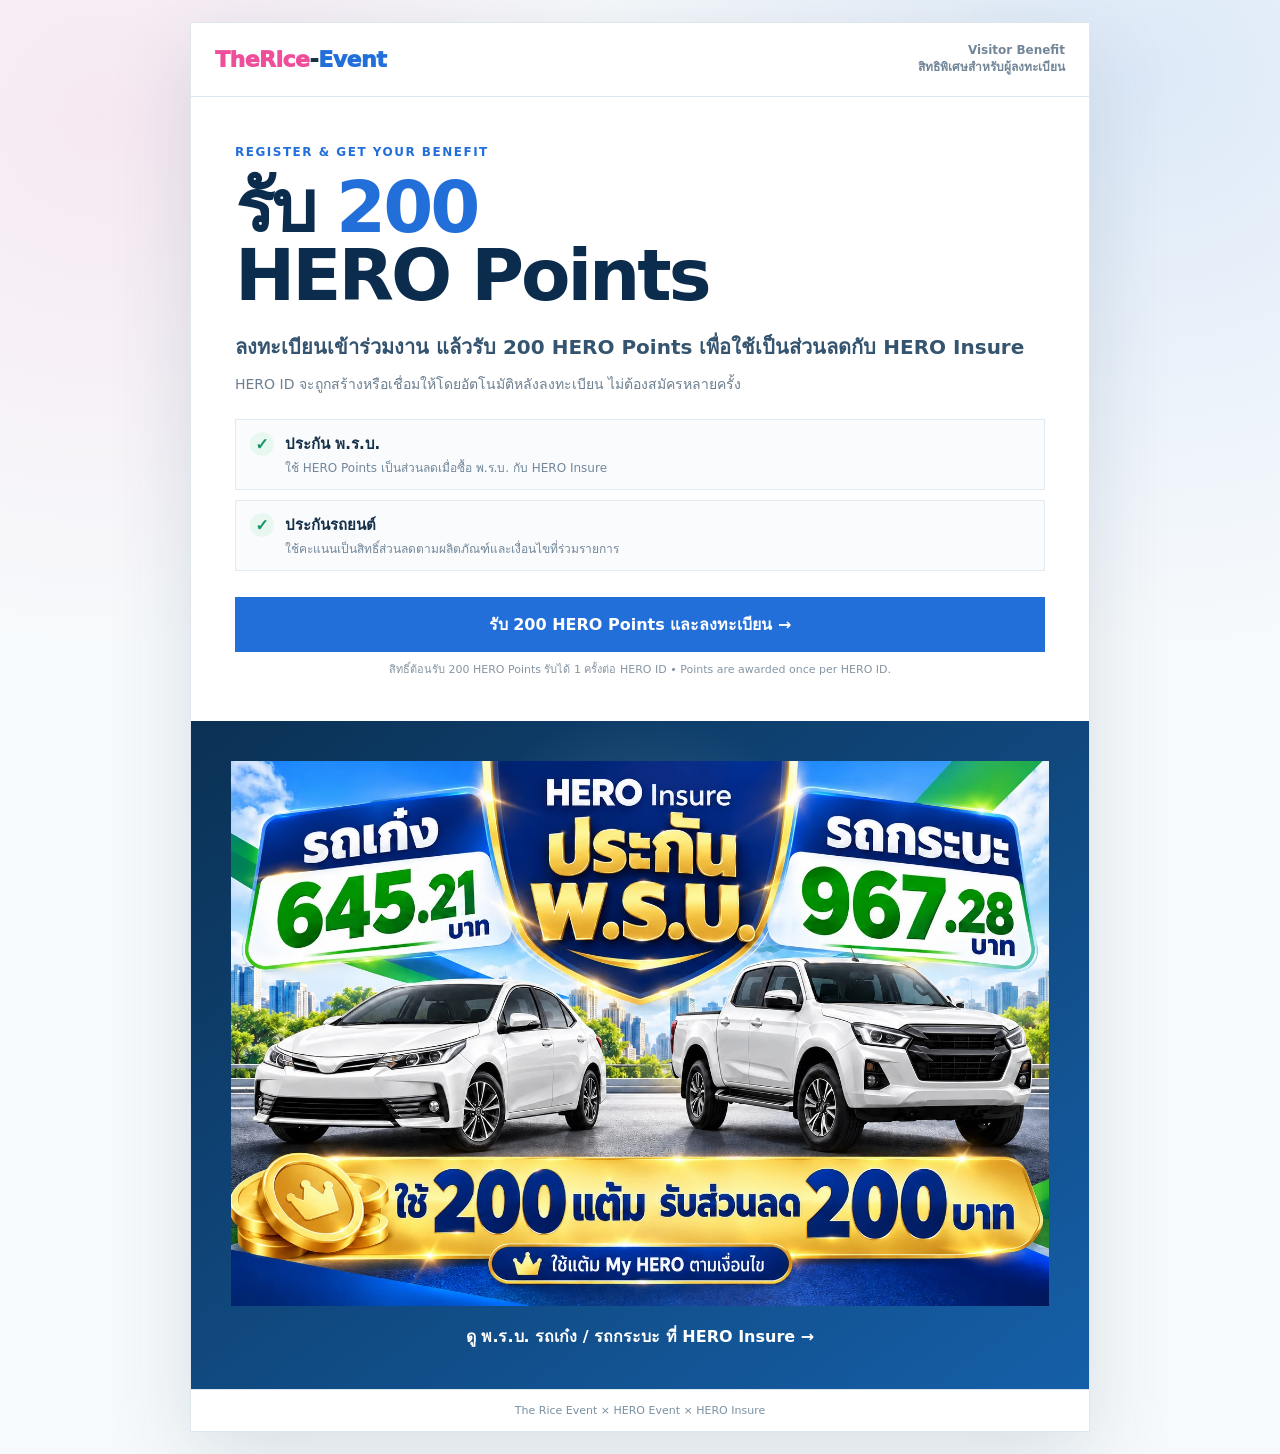
<file: the-rice/benefit.html>
<!doctype html>
<html lang="th">
<head>
  <meta charset="utf-8">
  <meta name="viewport" content="width=device-width,initial-scale=1">
  <title>รับ 200 HERO Points | The Rice Event × HERO Insure</title>
  <style>
    :root{
      --navy:#0b2c4c;
      --blue:#236fda;
      --blue2:#4fa5f5;
      --pink:#ef4f9a;
      --ink:#17314a;
      --muted:#6d7f90;
      --line:#dfe7ee;
      --bg:#f5f9fc;
      --green:#159765;
    }
    *{box-sizing:border-box}
    body{
      margin:0;
      font-family:Inter,"Noto Sans Thai",system-ui,sans-serif;
      color:var(--ink);
      background:var(--bg);
    }
    .shell{
      min-height:100vh;
      display:grid;
      place-items:center;
      padding:22px;
      background:
        radial-gradient(circle at 8% 8%,rgba(239,79,154,.10),transparent 30%),
        radial-gradient(circle at 90% 5%,rgba(35,111,218,.12),transparent 32%),
        #f7fafc;
    }
    .card{
      width:min(900px,100%);
      overflow:hidden;
      border:1px solid var(--line);
      background:white;
      box-shadow:0 24px 80px rgba(18,54,82,.14);
    }
    .top{
      padding:20px 24px;
      display:flex;
      align-items:center;
      justify-content:space-between;
      gap:18px;
      border-bottom:1px solid var(--line);
    }
    .event{
      font-weight:950;
      font-size:22px;
      letter-spacing:-.5px;
    }
    .event .rice{color:var(--pink)}
    .event .eventword{color:var(--blue)}
    .by{
      color:#738698;
      font-size:12px;
      font-weight:750;
      text-align:right;
    }
    .main{
      display:grid;
      grid-template-columns:1.05fr .95fr;
      min-height:520px;
    }
    .copy{
      padding:48px 44px 42px;
      display:flex;
      flex-direction:column;
      justify-content:center;
    }
    .kicker{
      color:var(--blue);
      font-weight:900;
      font-size:12px;
      letter-spacing:1.5px;
      margin-bottom:14px;
    }
    h1{
      margin:0;
      font-size:clamp(42px,6vw,72px);
      line-height:.95;
      letter-spacing:-3px;
      color:var(--navy);
    }
    h1 .points{color:var(--blue)}
    .lead{
      margin:22px 0 0;
      font-size:20px;
      line-height:1.55;
      color:#34546f;
      font-weight:760;
    }
    .sub{
      margin:10px 0 0;
      color:var(--muted);
      line-height:1.6;
      font-size:14px;
    }
    .uses{
      margin:24px 0 0;
      display:grid;
      gap:10px;
    }
    .use{
      display:flex;
      gap:11px;
      align-items:flex-start;
      padding:12px 14px;
      border:1px solid #e3ebf2;
      background:#f9fbfd;
    }
    .check{
      width:24px;height:24px;border-radius:50%;
      display:grid;place-items:center;
      flex:0 0 auto;
      background:#e8f8f1;color:var(--green);
      font-weight:950;
    }
    .use strong{display:block;font-size:15px}
    .use span{display:block;margin-top:2px;color:#72879a;font-size:12px}
    .cta{
      margin-top:26px;
      display:inline-flex;
      align-items:center;
      justify-content:center;
      gap:8px;
      width:100%;
      border:0;
      text-decoration:none;
      background:var(--blue);
      color:white;
      padding:15px 18px;
      font-weight:900;
      font-size:16px;
    }
    .cta:hover{background:#185fc0}
    .note{
      margin-top:10px;
      color:#8595a3;
      font-size:11px;
      line-height:1.5;
      text-align:center;
    }
    .visual{
      position:relative;
      background:linear-gradient(145deg,#0b3154,#155fa8);
      color:white;
      display:flex;
      flex-direction:column;
      justify-content:center;
      align-items:center;
      padding:40px;
      text-align:center;
    }
    .visual:before{
      content:"";
      position:absolute;inset:0;
      background:radial-gradient(circle at 50% 28%,rgba(255,255,255,.18),transparent 30%);
    }
    .insure-logo{
      position:relative;
      width:min(300px,88%);
      background:white;
      padding:16px;
      margin-bottom:24px;
      object-fit:contain;
    }
    .coin{
      position:relative;
      width:180px;height:180px;border-radius:50%;
      display:grid;place-items:center;
      background:linear-gradient(145deg,#ffd65a,#f4a914);
      color:#6f4600;
      box-shadow:0 18px 45px rgba(0,0,0,.22), inset 0 0 0 10px rgba(255,255,255,.28);
    }
    .coin strong{display:block;font-size:56px;line-height:.9}
    .coin span{display:block;font-size:18px;font-weight:950;margin-top:6px}
    .redeem{
      position:relative;
      margin-top:22px;
      font-size:18px;
      line-height:1.45;
      font-weight:850;
    }
    .redeem small{
      display:block;
      margin-top:7px;
      color:#cce4f8;
      font-size:12px;
      font-weight:650;
    }
    .bottom{
      border-top:1px solid var(--line);
      padding:14px 24px;
      color:#7890a2;
      font-size:11px;
      text-align:center;
    }
    @media(max-width:760px){
      .shell{padding:0}
      .card{border:0;box-shadow:none}
      .top{padding:16px}
      .main{grid-template-columns:1fr}
      .copy{padding:34px 20px 28px}
      h1{font-size:50px;letter-spacing:-2.5px}
      .lead{font-size:18px}
      .visual{padding:34px 20px 38px}
      .coin{width:155px;height:155px}
      .coin strong{font-size:48px}
    }
  .benefit-prb-ad{position:relative;display:block;width:100%;color:white;text-decoration:none}.benefit-prb-ad img{display:block;width:100%;height:auto}.benefit-prb-ad span{display:block;margin-top:18px;font-weight:800}.main{grid-template-columns:1fr}</style>
</head>
<body>
  <main class="shell">
    <section class="card">
      <header class="top">
        <div class="event"><span class="rice">TheRice</span>-<span class="eventword">Event</span></div>
        <div class="by">Visitor Benefit<br>สิทธิพิเศษสำหรับผู้ลงทะเบียน</div>
      </header>

      <div class="main">
        <section class="copy">
          <div class="kicker">REGISTER & GET YOUR BENEFIT</div>
          <h1>รับ <span class="points">200</span><br>HERO Points</h1>
          <p class="lead">ลงทะเบียนเข้าร่วมงาน แล้วรับ 200 HERO Points เพื่อใช้เป็นส่วนลดกับ HERO Insure</p>
          <p class="sub">HERO ID จะถูกสร้างหรือเชื่อมให้โดยอัตโนมัติหลังลงทะเบียน ไม่ต้องสมัครหลายครั้ง</p>

          <div class="uses">
            <div class="use">
              <div class="check">✓</div>
              <div>
                <strong>ประกัน พ.ร.บ.</strong>
                <span>ใช้ HERO Points เป็นส่วนลดเมื่อซื้อ พ.ร.บ. กับ HERO Insure</span>
              </div>
            </div>
            <div class="use">
              <div class="check">✓</div>
              <div>
                <strong>ประกันรถยนต์</strong>
                <span>ใช้คะแนนเป็นสิทธิ์ส่วนลดตามผลิตภัณฑ์และเงื่อนไขที่ร่วมรายการ</span>
              </div>
            </div>
          </div>

          <a class="cta" href="./?register=visitor&source=qr&hero_insure=1">รับ 200 HERO Points และลงทะเบียน →</a>
          <div class="note">สิทธิ์ต้อนรับ 200 HERO Points รับได้ 1 ครั้งต่อ HERO ID • Points are awarded once per HERO ID.</div>
        </section>

        <aside class="visual"><a class="benefit-prb-ad" href="https://heroinsure.successconnection.co.th/pages/policy-expiry.html?reader=ai&source=hero-event#purchase"><img src="/the-rice/assets/hero-insure-prb-th-v3.webp" width="1536" height="1024" alt="พ.ร.บ. รถเก๋ง 645.21 บาท รถกระบะ 967.28 บาท ใช้ 200 แต้มรับส่วนลด 200 บาทตามเงื่อนไข"><span>ดู พ.ร.บ. รถเก๋ง / รถกระบะ ที่ HERO Insure →</span></a></aside>
      </div>

      <footer class="bottom">The Rice Event × HERO Event × HERO Insure</footer>
    </section>
  </main>
</body>
</html>
</file>
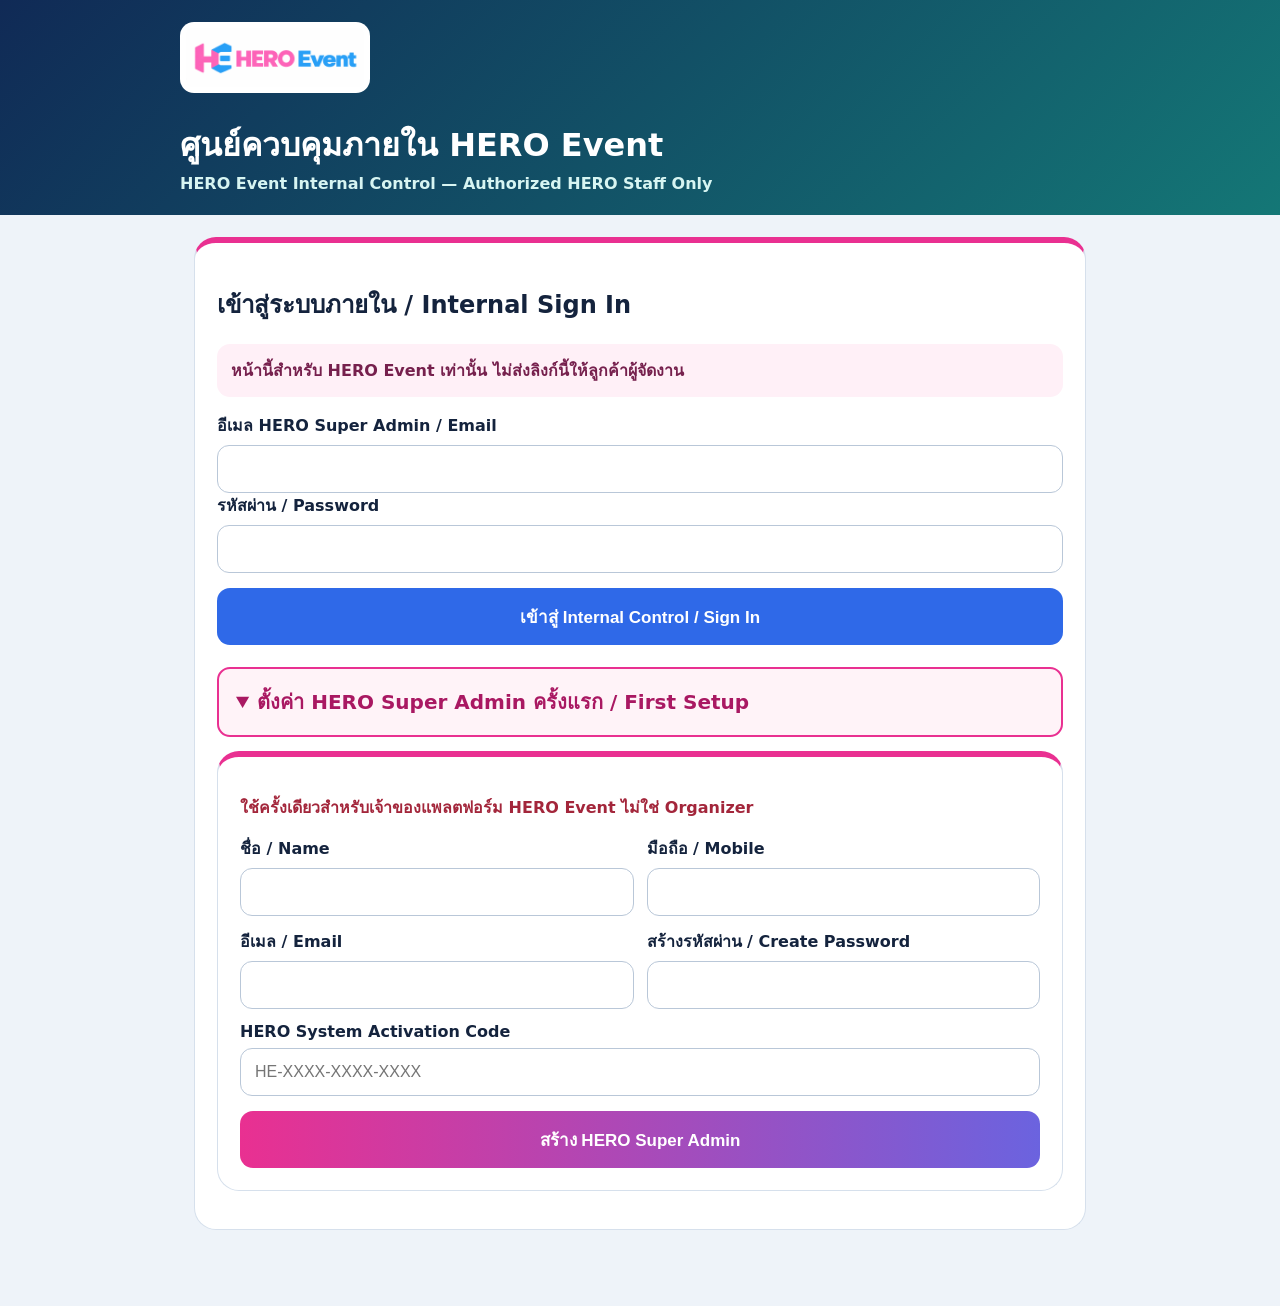
<file: the-rice/internal.html>
<!doctype html><html lang="th"><head><meta charset="utf-8"><meta name="viewport" content="width=device-width,initial-scale=1"><title>HERO Event Internal Control</title><style>
*{box-sizing:border-box}body{margin:0;background:#eef3f9;color:#14233d;font:16px system-ui,-apple-system,"Noto Sans Thai",sans-serif}.top{padding:22px 16px;background:linear-gradient(135deg,#102a56,#147776);color:#fff}.top>div,.wrap{max-width:920px;margin:auto}.top img{width:190px;background:#fff;border-radius:14px;padding:6px}.top h1{font-size:32px;margin:22px 0 4px}.top p{margin:0;color:#d7f5f2;font-weight:700}.wrap{padding:22px 14px 60px}.card{background:#fff;border:1px solid #d6e0ec;border-radius:22px;padding:22px;margin-bottom:16px}.secure{border-top:6px solid #e93091}.grid{display:grid;grid-template-columns:1fr 1fr;gap:13px}.full{grid-column:1/-1}.field{display:grid;gap:7px}.field label{font-weight:850}input,select{width:100%;padding:14px;border:1px solid #b9c7d8;border-radius:12px;font-size:16px;background:#fff}.btn{width:100%;margin-top:15px;border:0;border-radius:13px;padding:15px;font-weight:850;font-size:17px;cursor:pointer}.blue{background:#2f69e8;color:#fff}.pink{background:linear-gradient(90deg,#e93091,#6b63df);color:#fff}.ghost{background:#e9f1fb;color:#224e91}.hidden{display:none!important}.note{padding:14px;border-radius:13px;background:#fff0f7;color:#76204d;font-weight:750}.result{padding:12px 0;color:#176b43;font-weight:800}.warning{color:#a3263b;font-weight:800}.bar{display:flex;gap:10px;flex-wrap:wrap}.bar .btn{width:auto}.event{border-left:5px solid #2f69e8}.muted{color:#68768b}@media(max-width:560px){.grid{grid-template-columns:1fr}.full{grid-column:auto}.top h1{font-size:27px}}
</style><style>details{margin-top:22px}summary{padding:17px;border:2px solid #e93091;border-radius:13px;background:#fff3f8;color:#a91862;font-size:20px;font-weight:900;cursor:pointer}</style></head><body><header class="top"><div><a href="/"><img src="/the-rice/hero-event-logo.jpg" alt="HERO Event"></a><h1>ศูนย์ควบคุมภายใน HERO Event</h1><p>HERO Event Internal Control — Authorized HERO Staff Only</p></div></header><main class="wrap">
<section id="login" class="card secure"><h2>เข้าสู่ระบบภายใน / Internal Sign In</h2><p class="note">หน้านี้สำหรับ HERO Event เท่านั้น ไม่ส่งลิงก์นี้ให้ลูกค้าผู้จัดงาน</p><div class="field"><label>อีเมล HERO Super Admin / Email</label><input id="email" type="email" autocomplete="email"></div><div class="field"><label>รหัสผ่าน / Password</label><input id="password" type="password" autocomplete="current-password"></div><button class="btn blue" onclick="loginAdmin()">เข้าสู่ Internal Control / Sign In</button><p id="loginMsg" class="warning"></p><details open><summary>ตั้งค่า HERO Super Admin ครั้งแรก / First Setup</summary><div class="card secure" style="margin-top:14px"><p class="warning">ใช้ครั้งเดียวสำหรับเจ้าของแพลตฟอร์ม HERO Event ไม่ใช่ Organizer</p><div class="grid"><div class="field"><label>ชื่อ / Name</label><input id="setupName"></div><div class="field"><label>มือถือ / Mobile</label><input id="setupMobile"></div><div class="field"><label>อีเมล / Email</label><input id="setupEmail" type="email"></div><div class="field"><label>สร้างรหัสผ่าน / Create Password</label><input id="setupPassword" type="password"></div><div class="field full"><label>HERO System Activation Code</label><input id="setupCode" placeholder="HE-XXXX-XXXX-XXXX" autocomplete="off"></div></div><button class="btn pink" onclick="bootstrap()">สร้าง HERO Super Admin</button></div></details></section>
<section id="control" class="hidden"><div class="card"><div class="bar"><button class="btn ghost" onclick="loadEvents()">รีเฟรชงาน / Refresh</button><button class="btn ghost" onclick="logout()">ออกจากระบบ / Log out</button></div><p id="profile" class="muted"></p></div><section class="card secure"><h2>เชิญ Organizer Super Admin</h2><p class="note">เลือกงาน กรอกข้อมูลเจ้าของงาน แล้วระบบจะส่ง OTP 6 หลักและลิงก์เปิดบัญชี Organizer ให้ทางอีเมล</p><div class="grid"><div class="field full"><label>งาน / Event</label><select id="ownerEvent"></select></div><div class="field"><label>ชื่อเจ้าของงาน / Owner Name</label><input id="ownerName"></div><div class="field"><label>มือถือ / Mobile</label><input id="ownerMobile"></div><div class="field full"><label>อีเมล / Email</label><input id="ownerEmail" type="email"></div></div><button class="btn pink" onclick="sendOwnerOtp()">สร้างและส่งคำเชิญ / Generate & Send Invitation</button><p id="ownerOtpResult" class="result"></p></section><section class="card"><h2>งานในระบบ / Events</h2><div id="eventList"></div></section></section>
</main><script>
const API="https://ajbuenoxbsfmwhydvlxd.supabase.co/functions/v1/hero-event-api",KEY="sb_publishable_oron-nE6v6FSF_YPckMCGA_4QHstvwm";let token=sessionStorage.getItem("heroInternalToken")||"",me=JSON.parse(sessionStorage.getItem("heroInternalProfile")||"null");const esc=v=>String(v||"").replace(/[&<>"']/g,c=>({"&":"&amp;","<":"&lt;",">":"&gt;","\"":"&quot;","'":"&#39;"}[c]));
async function api(action,data={}){const h={"Content-Type":"application/json",apikey:KEY};if(token)h.Authorization=`Bearer ${token}`;const r=await fetch(API,{method:"POST",headers:h,body:JSON.stringify({action,...data})});const d=await r.json();if(!r.ok)throw Error(d.error||"Request failed");return d}
async function loginAdmin(){loginMsg.textContent="Loading…";try{const d=await api("admin_login",{email:email.value,password:password.value,event_slug:"the-rice"});if(d.profile.role!=="hero_super_admin")throw Error("HERO Super Admin access required.");token=d.access_token;me=d.profile;sessionStorage.setItem("heroInternalToken",token);sessionStorage.setItem("heroInternalProfile",JSON.stringify(me));openControl()}catch(e){loginMsg.textContent=e.message}}
async function bootstrap(){loginMsg.textContent="Creating…";try{await api("admin_bootstrap",{full_name:setupName.value,mobile:setupMobile.value,email:setupEmail.value,password:setupPassword.value,passcode:setupCode.value,event_slug:"the-rice"});email.value=setupEmail.value;password.value=setupPassword.value;await loginAdmin()}catch(e){loginMsg.textContent=e.message}}
function openControl(){login.classList.add("hidden");control.classList.remove("hidden");profile.textContent=`${me.full_name} · HERO Event Super Admin`;loadEvents()}
async function loadEvents(){try{const d=await api("super_admin_events");ownerEvent.innerHTML=(d.events||[]).map(e=>`<option value="${e.id}">${esc(e.name_th||e.name_en)} (${esc(e.slug)})</option>`).join("");eventList.innerHTML=(d.events||[]).map(e=>`<article class="card event"><b>${esc(e.name_th||e.name_en)}</b><br><span class="muted">${esc(e.slug)}</span></article>`).join("")||"ยังไม่มีงานในระบบ"}catch(e){ownerOtpResult.textContent=e.message}}
async function sendOwnerOtp(){ownerOtpResult.textContent="กำลังส่ง…";try{const d=await api("super_admin_send_owner_otp",{event_id:ownerEvent.value,full_name:ownerName.value,mobile:ownerMobile.value,email:ownerEmail.value});ownerOtpResult.innerHTML=`ส่งคำเชิญแล้ว: ${esc(d.masked_email)}<br>OTP ใช้ได้ถึง ${new Date(d.expires_at).toLocaleTimeString("th-TH")}<br><a href="/the-rice/admin?owner=activate" target="_blank">เปิดหน้า Organizer Activation</a>`}catch(e){ownerOtpResult.textContent=e.message}}
function logout(){sessionStorage.removeItem("heroInternalToken");sessionStorage.removeItem("heroInternalProfile");location.reload()}if(token&&me?.role==="hero_super_admin")openControl();
</script></body></html>
</file>
